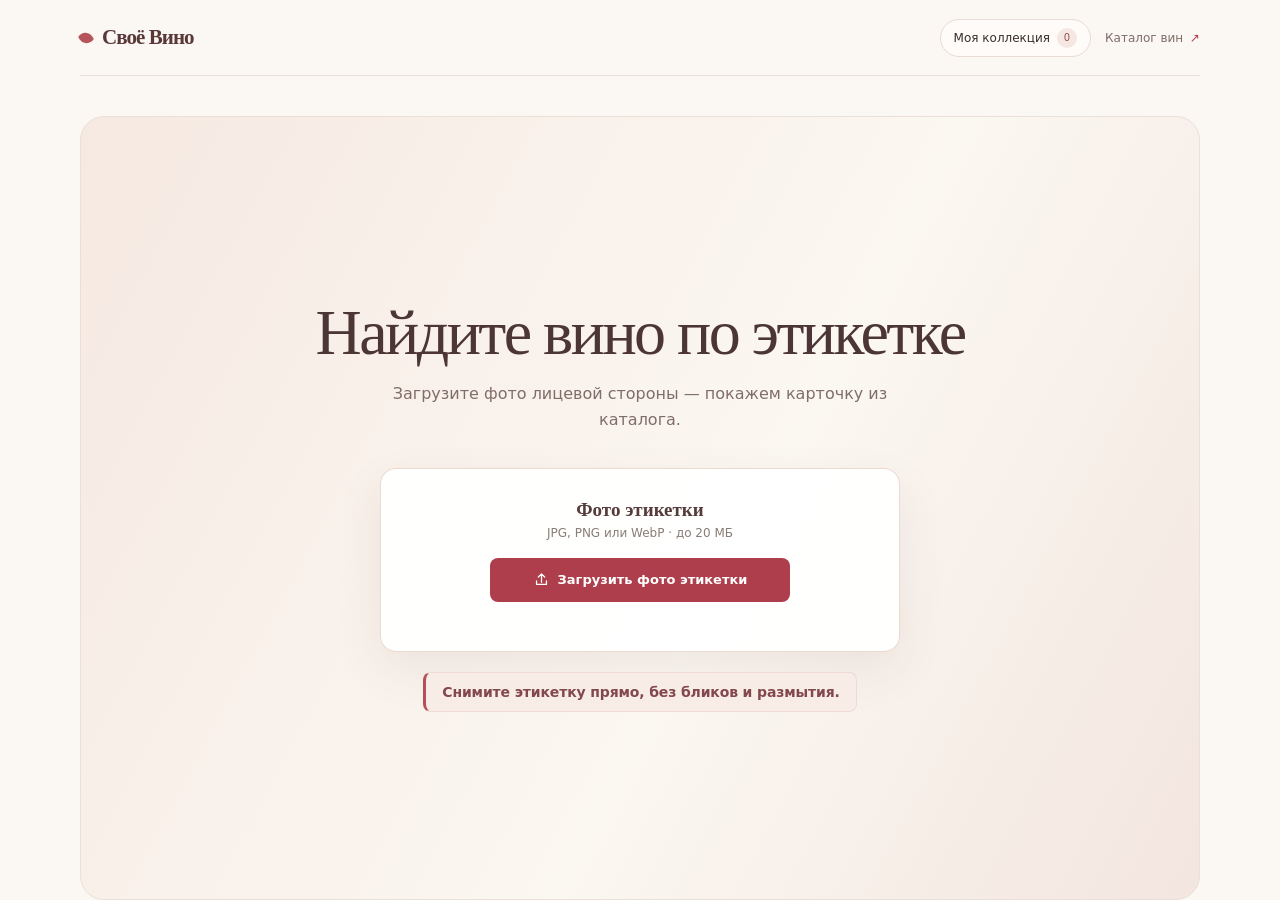
<file: web/index.html>
<!doctype html>
<html lang="ru">
  <head>
    <meta charset="utf-8" />
    <meta name="viewport" content="width=device-width, initial-scale=1" />
    <meta name="theme-color" content="#fbf7f3" />
    <title>Своё Вино — сканер этикетки</title>
    <link rel="stylesheet" href="styles.css?v=20260928-match-top-2" />
  </head>
  <body>
    <main class="app-shell">
      <header class="site-header">
        <a class="wordmark" href="#home" data-go="start" aria-label="Своё Вино — на главную">
          Своё Вино
        </a>
        <nav class="header-actions" aria-label="Основная навигация">
          <button id="collection-nav" class="collection-nav" type="button">
            Моя коллекция <span id="collection-count" class="collection-count">0</span>
          </button>
          <a class="catalog-link" href="https://vino-svoe.ru" target="_blank" rel="noreferrer">Каталог вин <span aria-hidden="true">↗</span></a>
        </nav>
      </header>
      <p id="recognition-status" class="recognition-status" role="status" aria-live="polite"></p>

      <section class="screen screen-start" data-screen="start" aria-labelledby="start-title">
        <div class="start-copy">
          <h1 id="start-title">Найдите вино по этикетке</h1>
          <p class="intro-copy">Загрузите фото лицевой стороны — покажем карточку из каталога.</p>
        </div>

        <div id="compare-queue" class="compare-queue" role="status" hidden>
          <span class="compare-queue-count">1/2</span>
          <span>Добавлено: <strong id="compare-queued-title"></strong></span>
          <button id="compare-cancel" type="button">Отменить</button>
        </div>

        <div class="capture-card">
          <p class="capture-title">Фото этикетки</p>
          <p class="capture-hint">JPG, PNG или WebP · до 20 МБ</p>
          <label class="button button-primary upload-button" for="wine-photo">
            <svg viewBox="0 0 24 24" aria-hidden="true"><path d="M12 16V4m0 0L7.5 8.5M12 4l4.5 4.5M5 14v5h14v-5"/></svg>
            Загрузить фото этикетки
          </label>
          <p class="selected-file" id="selected-file" aria-live="polite"></p>
        </div>
        <p class="photo-tips">Снимите этикетку прямо, без бликов и размытия.</p>
      </section>

      <section class="screen screen-result" data-screen="success" aria-labelledby="result-title" hidden>
        <button class="back-link" type="button" data-go="start"><span aria-hidden="true">←</span> Сканер</button>
        <h1 id="result-title">Совпадение найдено</h1>
        <article class="wine-card">
          <section class="personal-match-panel" aria-labelledby="match-title">
            <div class="personal-match-heading">
              <h2 id="match-title">Match for You</h2>
              <div id="personal-match-score-wrap" class="personal-match-score-wrap" hidden>
                <strong id="personal-match-score"></strong><span>/ 5</span>
                <div id="personal-match-stars" class="personal-match-stars" role="img"></div>
              </div>
            </div>
            <p id="personal-match-status" class="match-status" role="status" aria-live="polite">После сканирования покажем оценку именно этого вина.</p>
            <p id="personal-match-reason" class="personal-match-reason" hidden></p>
            <button id="personal-match-rate-current" class="text-button" type="button" hidden>Оценить это вино</button>
          </section>
          <div class="wine-main-content">
            <div class="wine-image-wrap">
              <img id="wine-image" alt="Этикетка найденного вина" />
            </div>
            <div class="wine-copy">
              <span class="wine-type" id="wine-category"></span>
              <h2 id="wine-title"></h2>
              <p class="wine-maker" id="wine-maker"></p>
              <div class="wine-details">
                <div><span>Регион</span><strong id="wine-region"></strong></div>
                <div><span>Сорт</span><strong id="wine-grape"></strong></div>
              </div>
              <section class="official-wine-details" aria-labelledby="wine-official-title">
                <h3 id="wine-official-title">С официальной карточки «Своё Вино»</h3>
                <div id="wine-official-attributes" class="official-attributes"></div>
                <p id="wine-official-status" class="official-data-status" role="status" aria-live="polite">Загружаем характеристики с сайта…</p>
              </section>
              <a id="wine-link" class="text-link" target="_blank" rel="noreferrer">Открыть карточку вина <span aria-hidden="true">↗</span></a>
              <div class="result-actions">
                <button id="collection-action" class="button button-primary" type="button">Добавить в коллекцию</button>
                <button id="compare-action" class="button button-secondary" type="button">Добавить к сравнению</button>
              </div>
            </div>
          </div>
        </article>
      </section>

      <section class="screen screen-compare" data-screen="compare" aria-labelledby="compare-title" hidden>
        <p class="screen-label">Сравнение двух бутылок</p>
        <h1 id="compare-title">Сравнение вин</h1>
        <div id="compare-cards" class="compare-grid"></div>
        <button id="compare-reset" class="button button-primary" type="button">Новое сравнение</button>
      </section>

      <section class="screen screen-collection" data-screen="collection" aria-labelledby="collection-page-title" hidden>
        <button class="back-link" type="button" data-go="start"><span aria-hidden="true">←</span> Сканер</button>
        <h1 id="collection-page-title">Моя коллекция</h1>
        <p class="collection-intro">Сохранённые вина и ваши оценки. Список хранится в этом браузере.</p>
        <p id="collection-page-status" class="collection-feedback" role="status" aria-live="polite"></p>
        <p id="collection-empty" class="collection-empty" hidden>Пока здесь пусто. Найдите вино по этикетке и добавьте его в коллекцию.</p>
        <div id="collection-search-wrap" class="collection-search-wrap" hidden>
          <label for="collection-search">Поиск по коллекции</label>
          <input id="collection-search" type="search" placeholder="Название, производитель, регион…" autocomplete="off" />
          <p id="collection-search-status" class="collection-search-status" role="status" aria-live="polite"></p>
        </div>
        <div id="collection-board" class="collection-board" hidden>
          <section id="collection-want-group" class="collection-group" aria-labelledby="collection-want-title">
            <h2 id="collection-want-title">Хочу попробовать <span id="collection-want-count"></span></h2>
            <p id="collection-want-empty" class="collection-column-empty" hidden>Пока нет вин в этом списке.</p>
            <div id="collection-want-list" class="collection-grid"></div>
          </section>
          <section id="collection-tried-group" class="collection-group" aria-labelledby="collection-tried-title">
            <h2 id="collection-tried-title">Уже попробовал <span id="collection-tried-count"></span></h2>
            <p id="collection-tried-empty" class="collection-column-empty" hidden>Пока нет вин в этом списке.</p>
            <div id="collection-tried-list" class="collection-grid"></div>
          </section>
        </div>
      </section>

      <section class="screen screen-retry" data-screen="retry" aria-labelledby="retry-title" hidden>
        <button class="back-link" type="button" data-go="start"><span aria-hidden="true">←</span> Сканер</button>
        <p class="screen-label">Нужно переснять</p>
        <h1 id="retry-title">Не удалось подтвердить вино</h1>
        <p class="intro-copy" id="retry-summary">Сделайте новое фото этикетки.</p>

        <div class="retry-advice" aria-live="polite">
          <h2 id="retry-advice-title">Уберите блик с этикетки</h2>
          <p id="retry-advice-copy">Немного измените угол съёмки или поверните бутылку, чтобы свет не отражался от этикетки.</p>
          <div class="advice-steps" id="retry-steps"></div>
        </div>

        <div class="retry-photo" id="retry-photo-wrap" hidden>
          <img id="query-preview" alt="Выбранное фото этикетки" />
          <span>Ваше фото</span>
        </div>
        <label class="button button-primary full-button" for="wine-photo">Загрузить другое фото</label>
      </section>

      <section class="screen screen-notfound" data-screen="notfound" aria-labelledby="notfound-title" hidden>
        <button class="back-link" type="button" data-go="start"><span aria-hidden="true">←</span> Сканер</button>
        <p class="screen-label">Поиск завершён</p>
        <h1 id="notfound-title">Точного совпадения нет</h1>
        <p class="intro-copy" id="notfound-copy">Не удалось подтвердить точное совпадение. Возможно, вина пока нет в каталоге или на фото не видна важная часть этикетки.</p>
        <label class="button button-primary full-button" for="wine-photo">Загрузить другое фото</label>
      </section>

      <dialog id="collection-dialog" class="collection-dialog" aria-labelledby="collection-dialog-title">
        <div class="collection-dialog-header">
          <div>
            <p class="screen-label">Моя коллекция</p>
            <h2 id="collection-dialog-title">Добавить в коллекцию</h2>
          </div>
          <button id="collection-close" class="dialog-close" type="button" aria-label="Закрыть окно">×</button>
        </div>
        <p id="collection-dialog-wine" class="collection-dialog-wine"></p>
        <label class="collection-field" for="collection-status">Отметка
          <select id="collection-status">
            <option value="want_to_try">Хочу попробовать</option>
            <option value="tried">Уже пробовал(а)</option>
          </select>
        </label>
        <div id="collection-rating-field" class="collection-field" hidden>
          <span>Ваша оценка</span>
          <div id="collection-rating-picker" class="rating-picker" role="radiogroup" aria-label="Ваша оценка от 1 до 5">
            <button type="button" data-rating="1" aria-label="1 из 5" aria-pressed="false">★</button>
            <button type="button" data-rating="2" aria-label="2 из 5" aria-pressed="false">★</button>
            <button type="button" data-rating="3" aria-label="3 из 5" aria-pressed="false">★</button>
            <button type="button" data-rating="4" aria-label="4 из 5" aria-pressed="false">★</button>
            <button type="button" data-rating="5" aria-label="5 из 5" aria-pressed="false">★</button>
          </div>
          <small id="collection-rating-hint">Выберите оценку от 1 до 5.</small>
        </div>
        <p id="collection-feedback" class="collection-feedback" role="status" aria-live="polite"></p>
        <div class="collection-dialog-actions">
          <button id="collection-cancel" class="button button-secondary" type="button">Отмена</button>
          <button id="collection-save" class="button button-primary" type="button">Сохранить</button>
        </div>
      </dialog>

    </main>
    <input id="wine-photo" class="visually-hidden photo-input" type="file" accept=".jpg,.jpeg,.png,.webp,image/jpeg,image/png,image/webp" aria-label="Выберите файл с фотографией винной этикетки" />
    <script src="app.js?v=20260928-match-top-2"></script>
  </body>
</html>
</file>
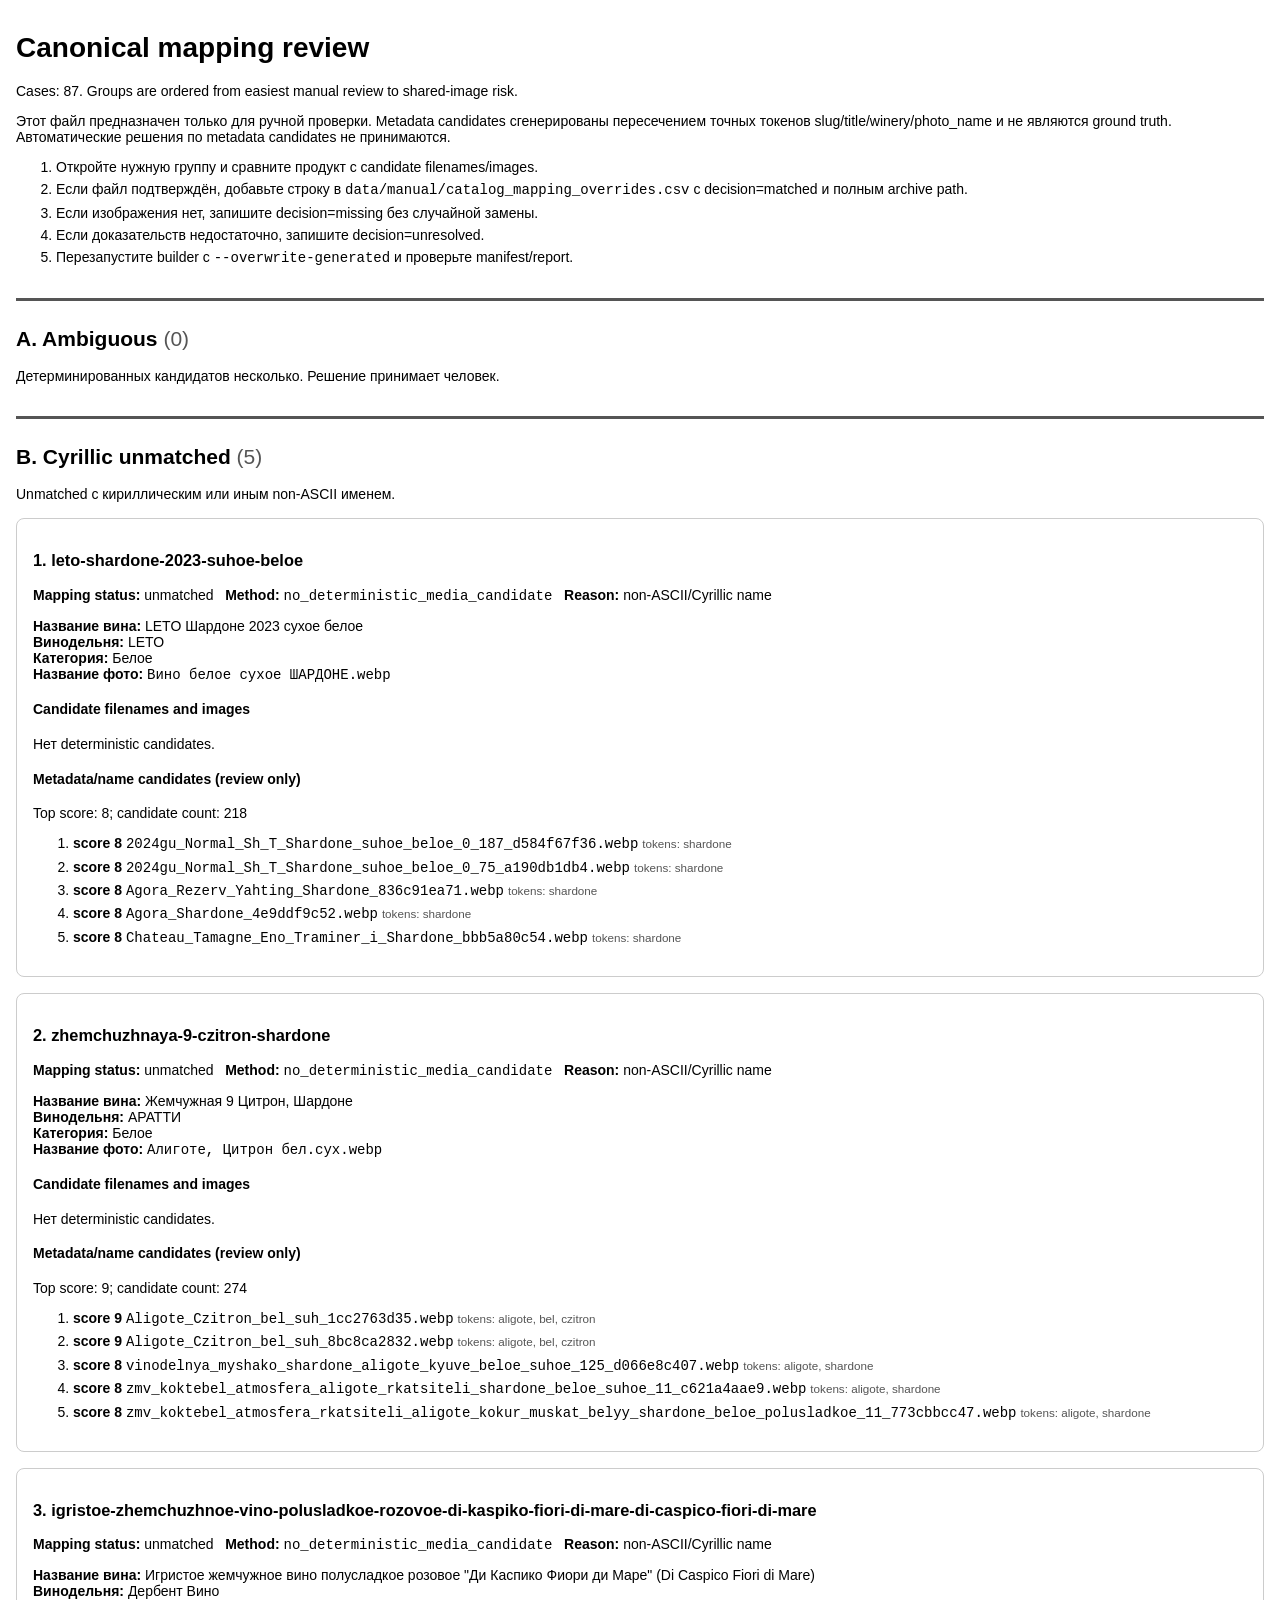
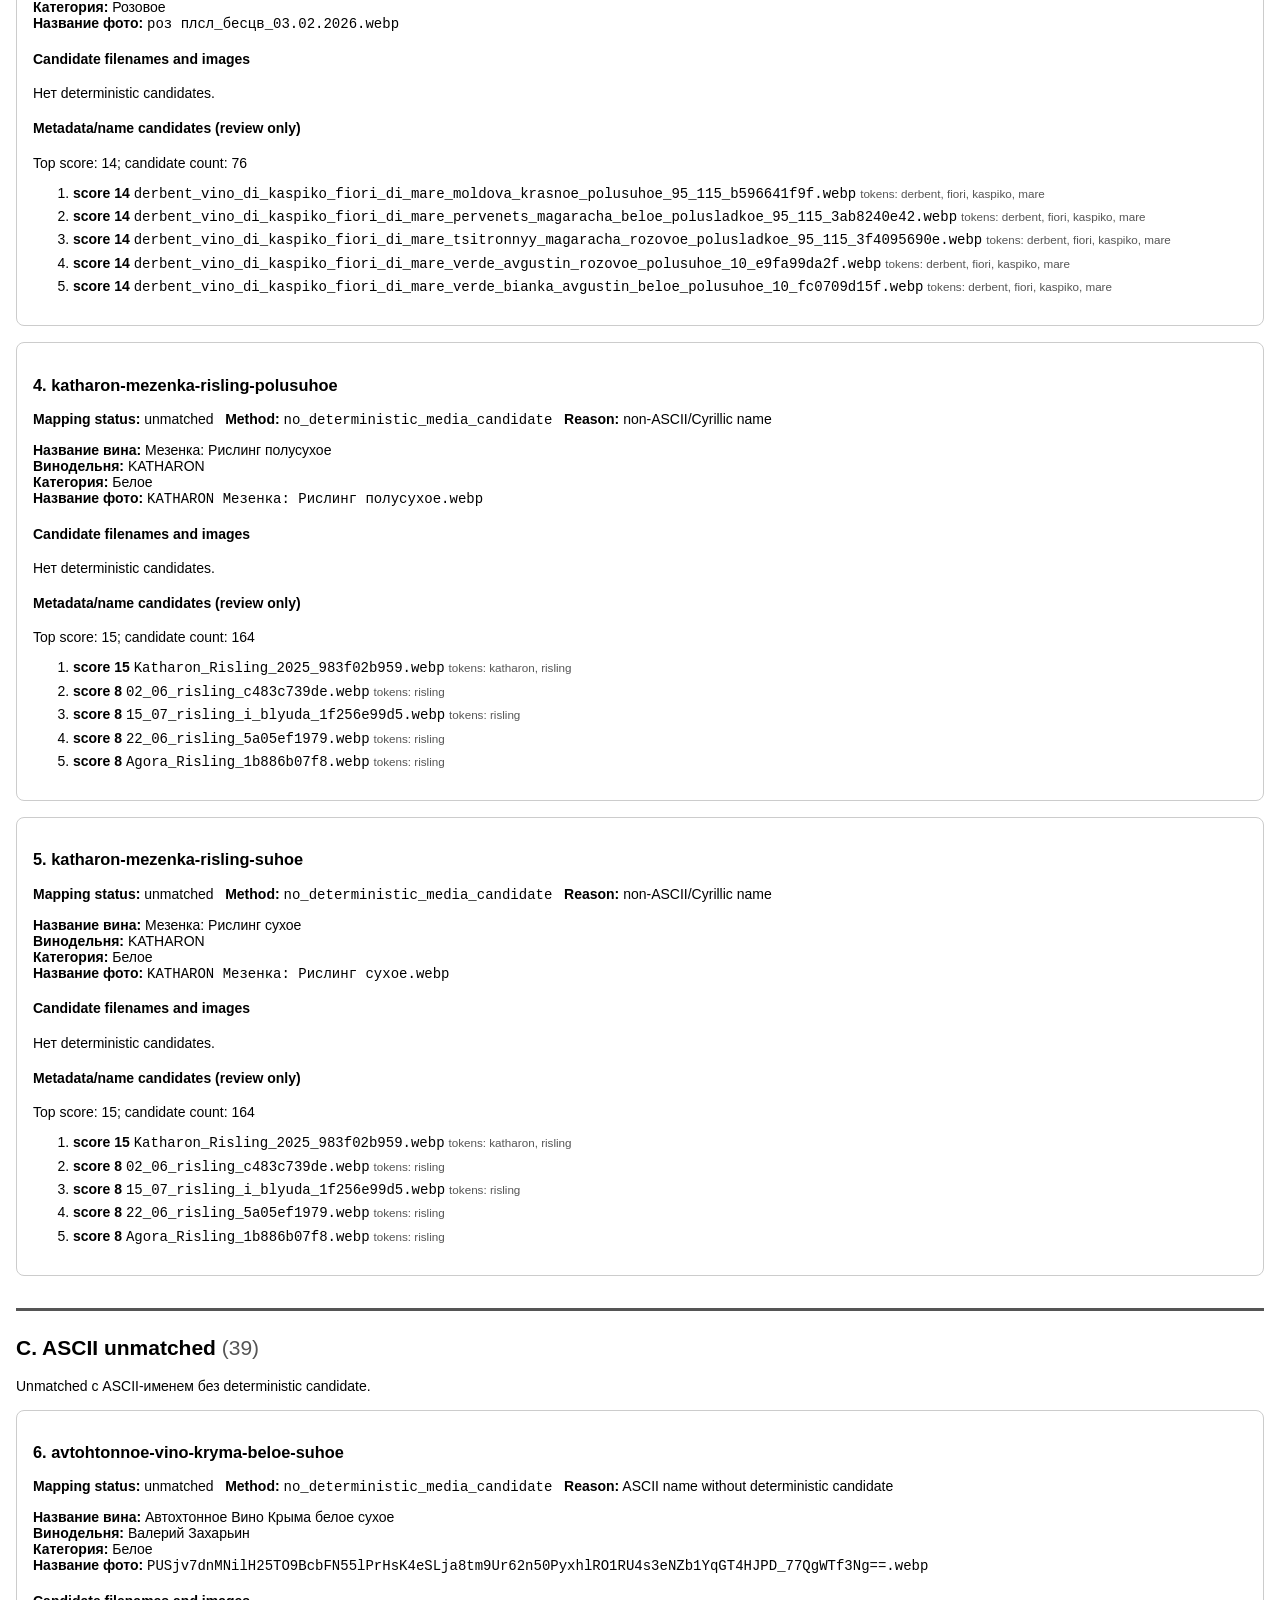
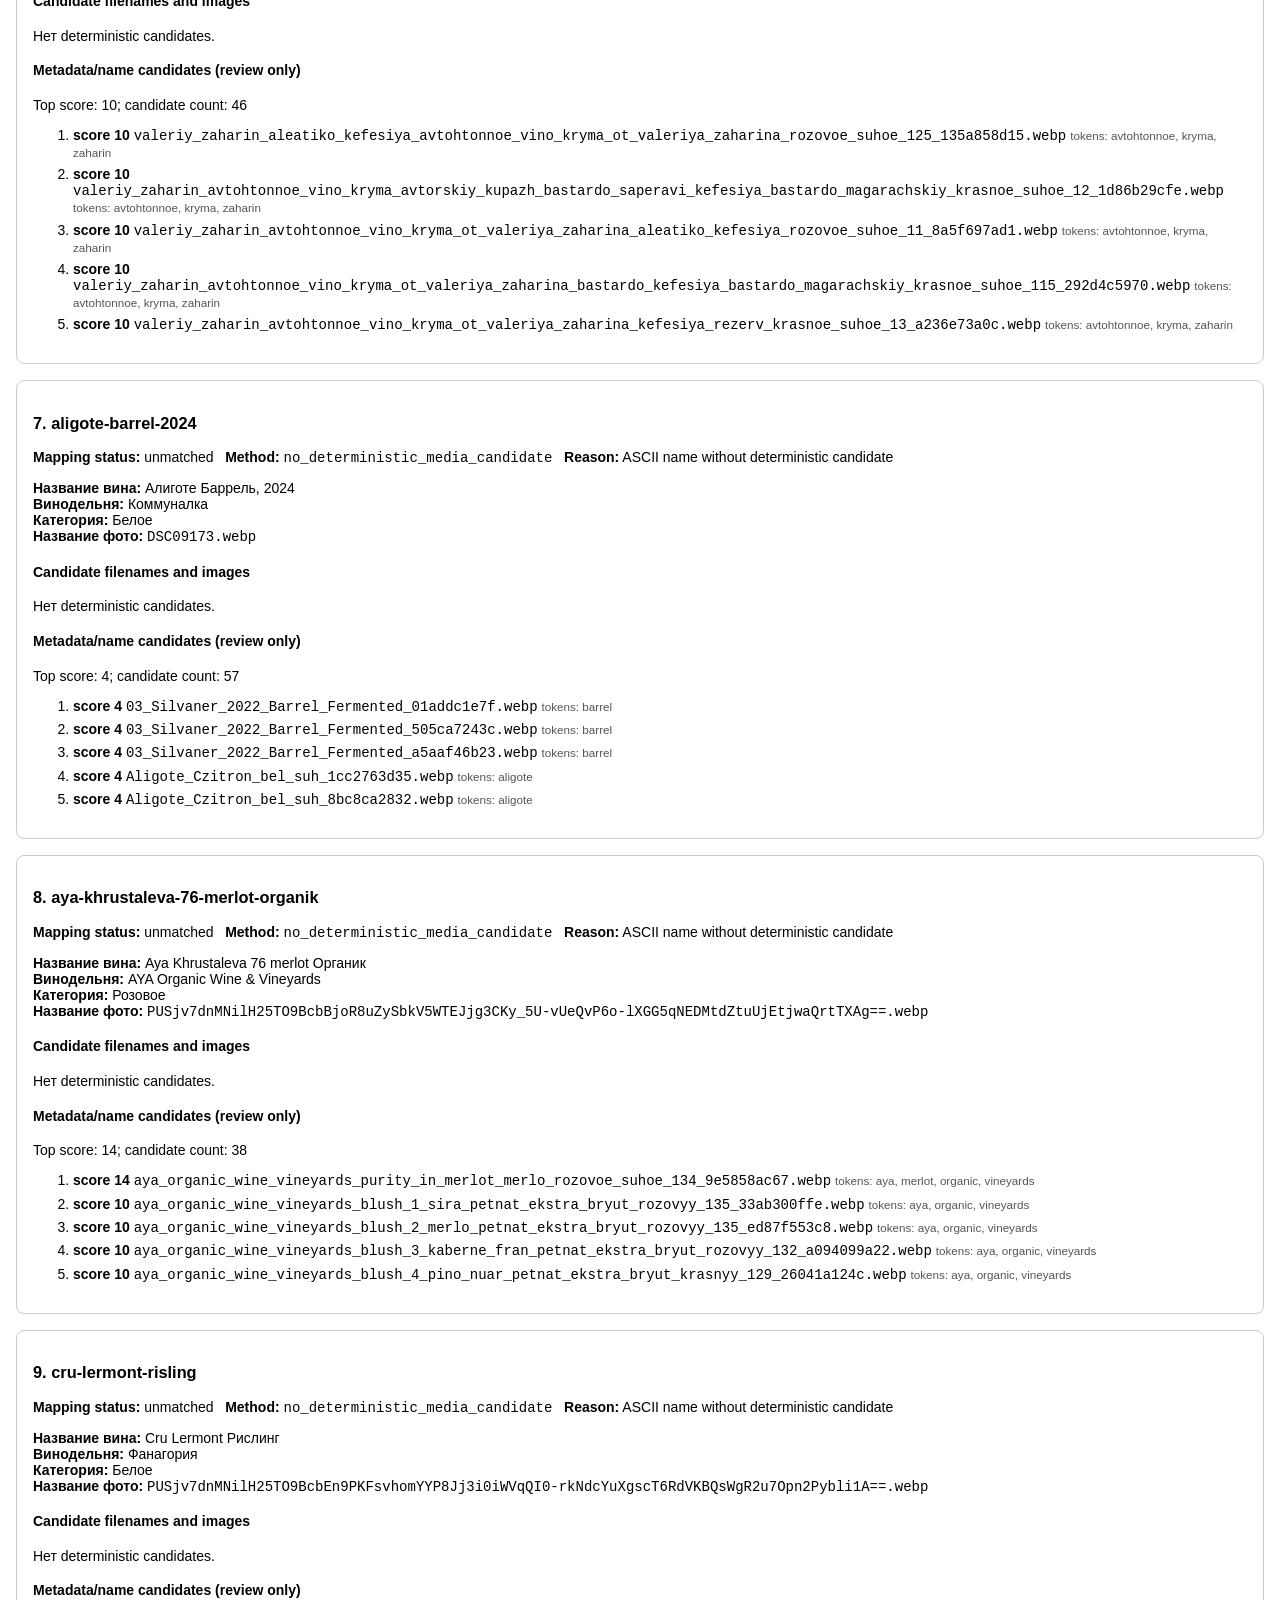
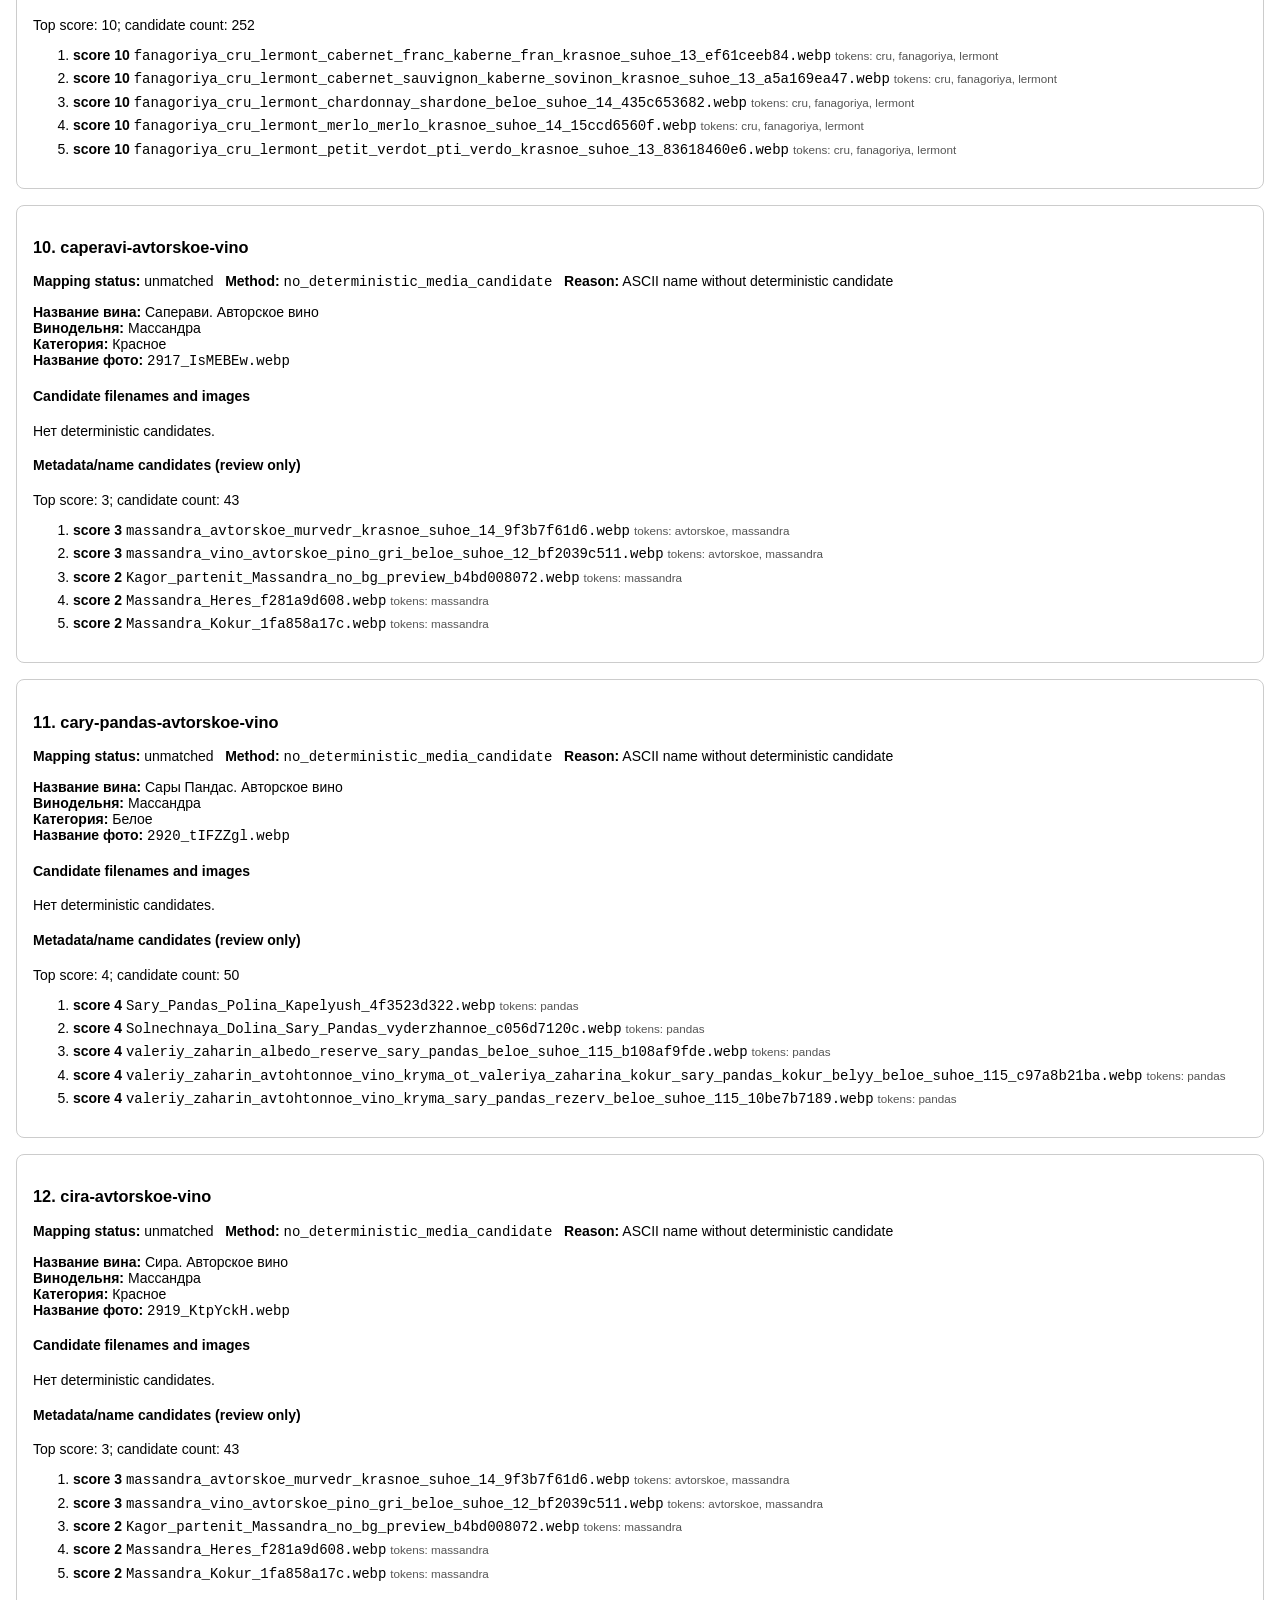
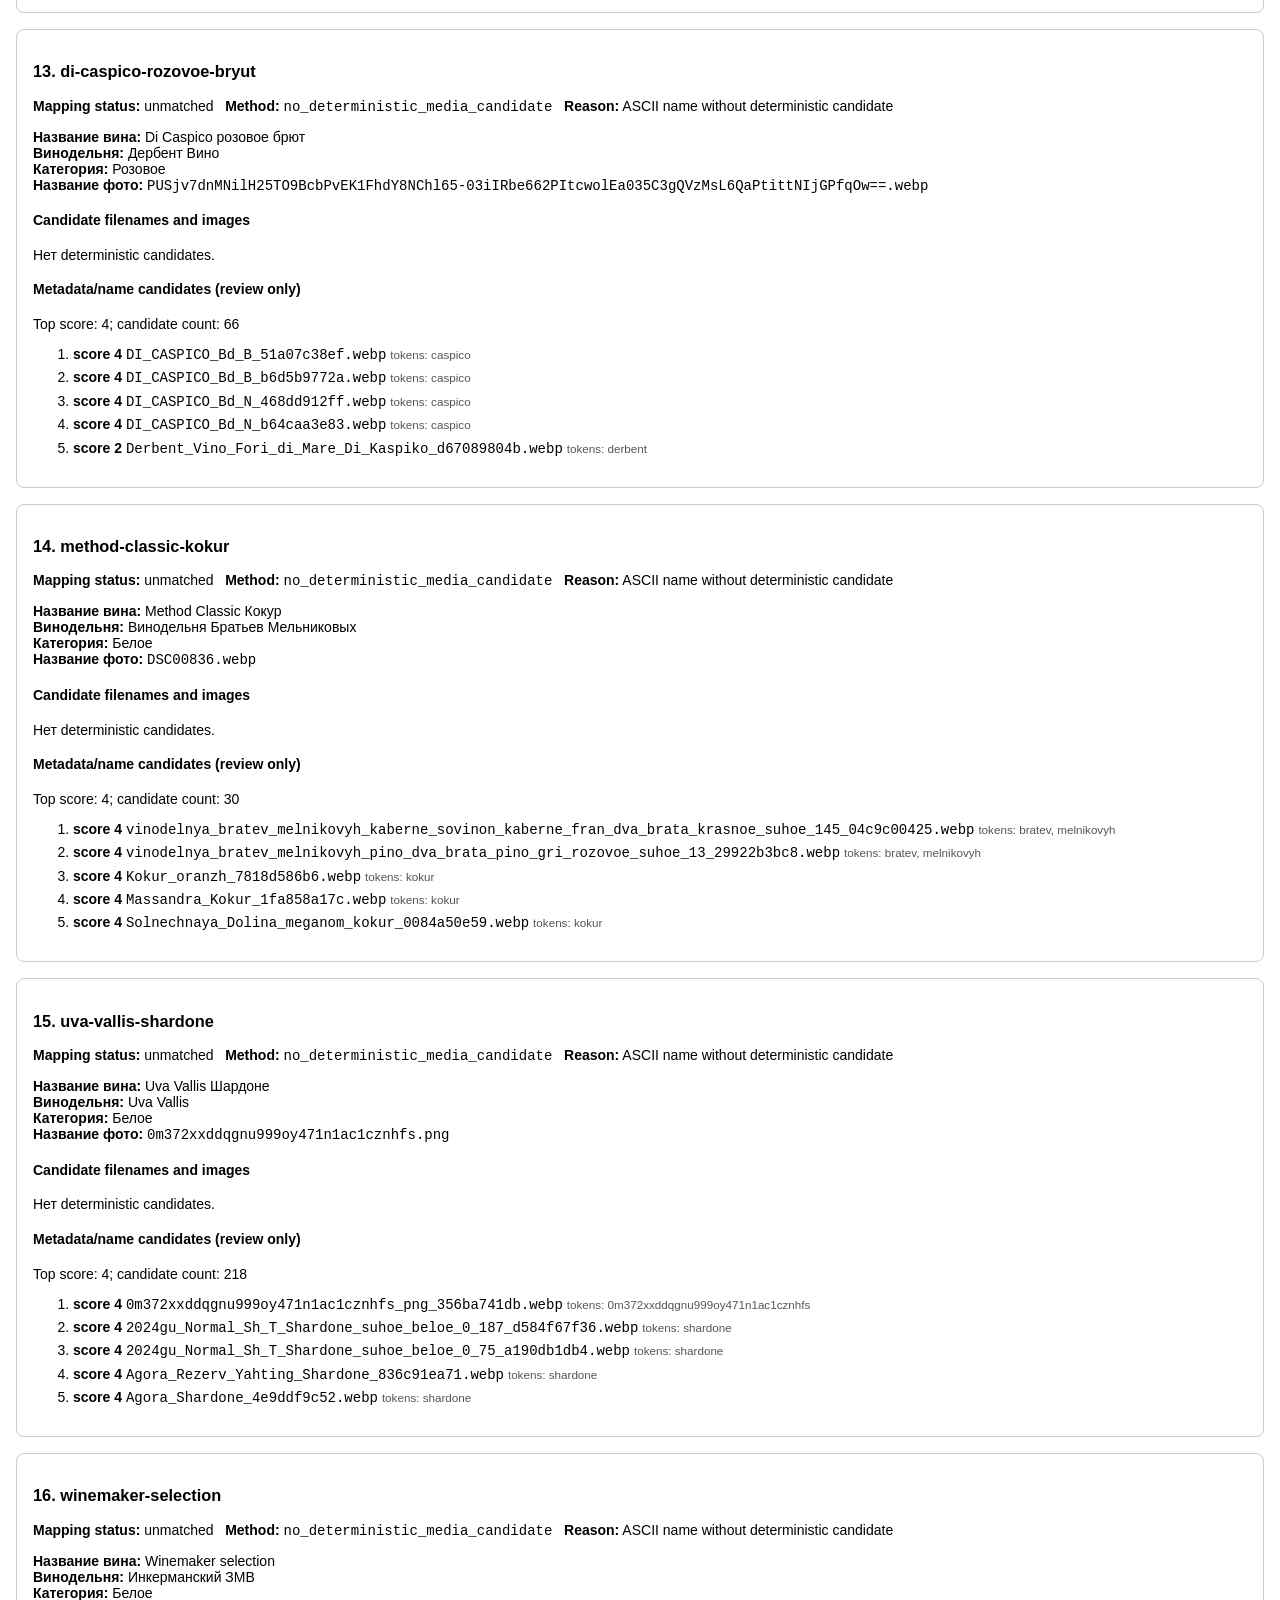
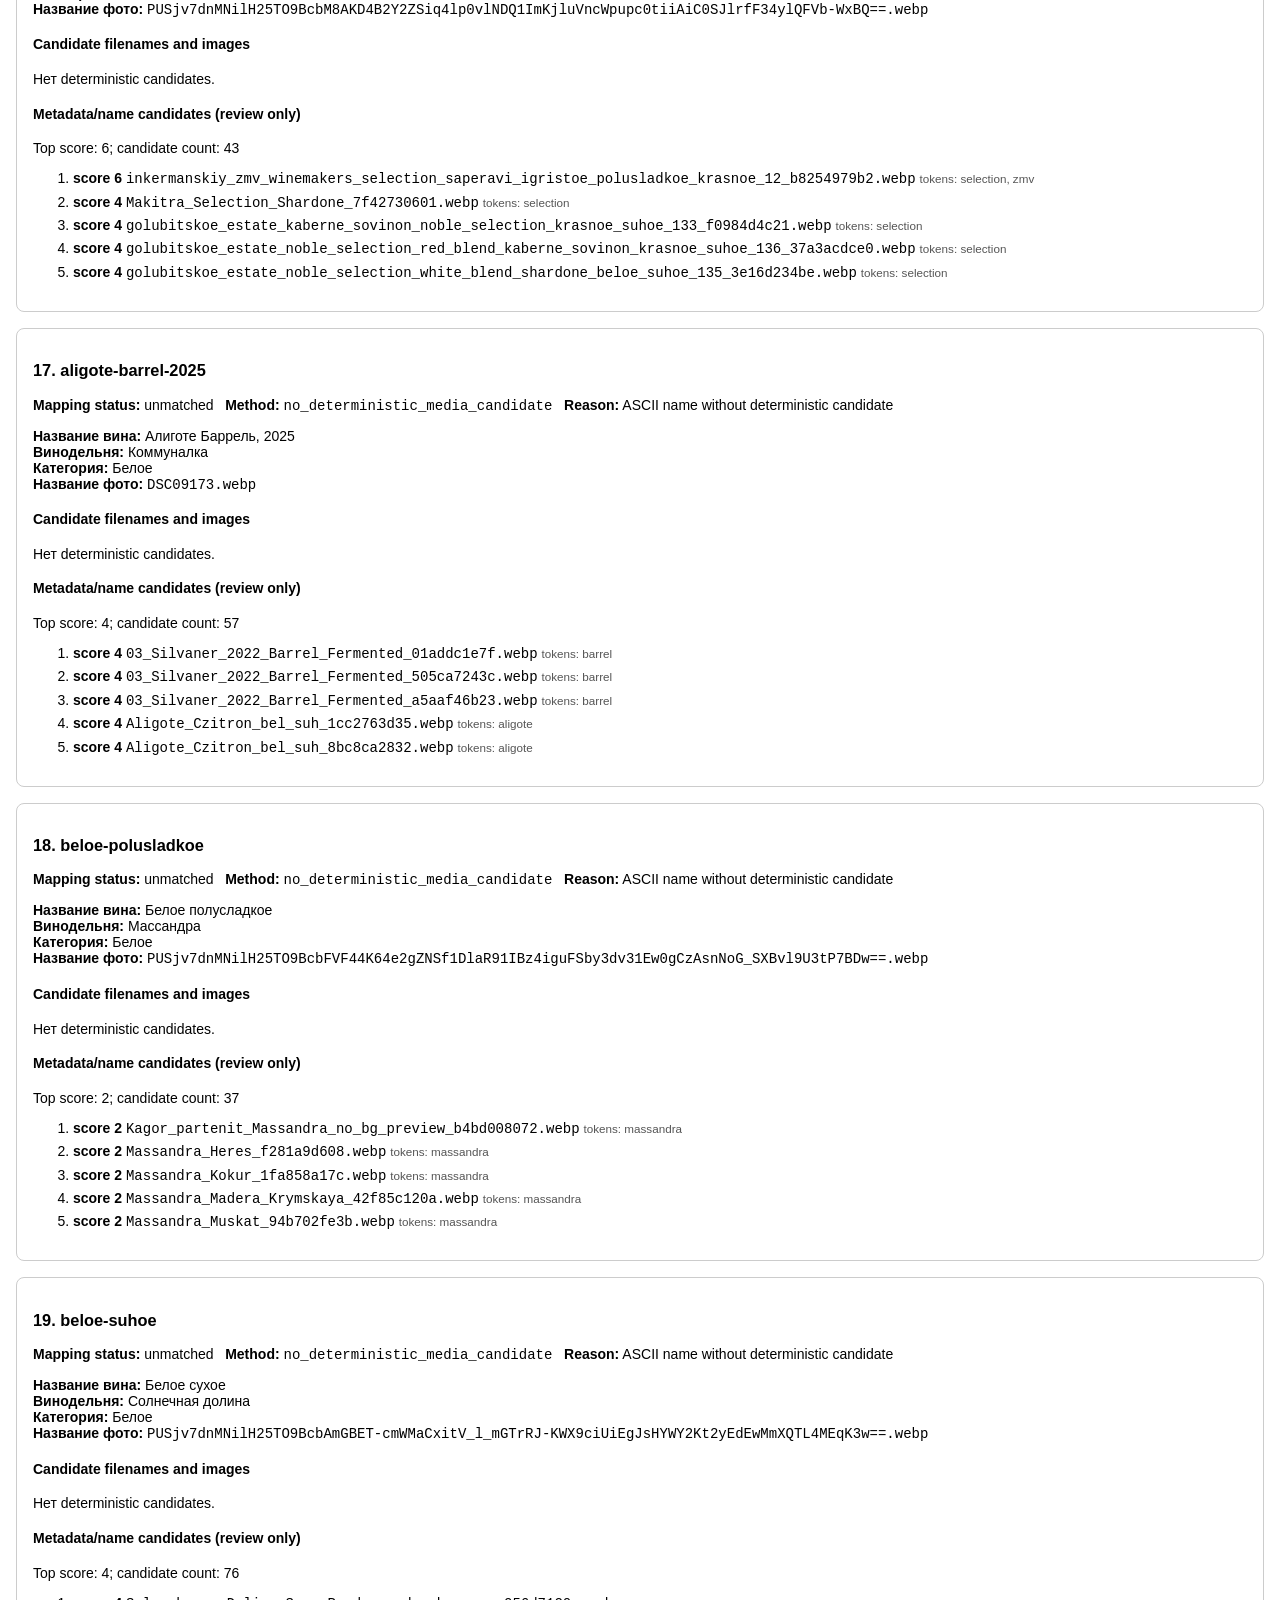
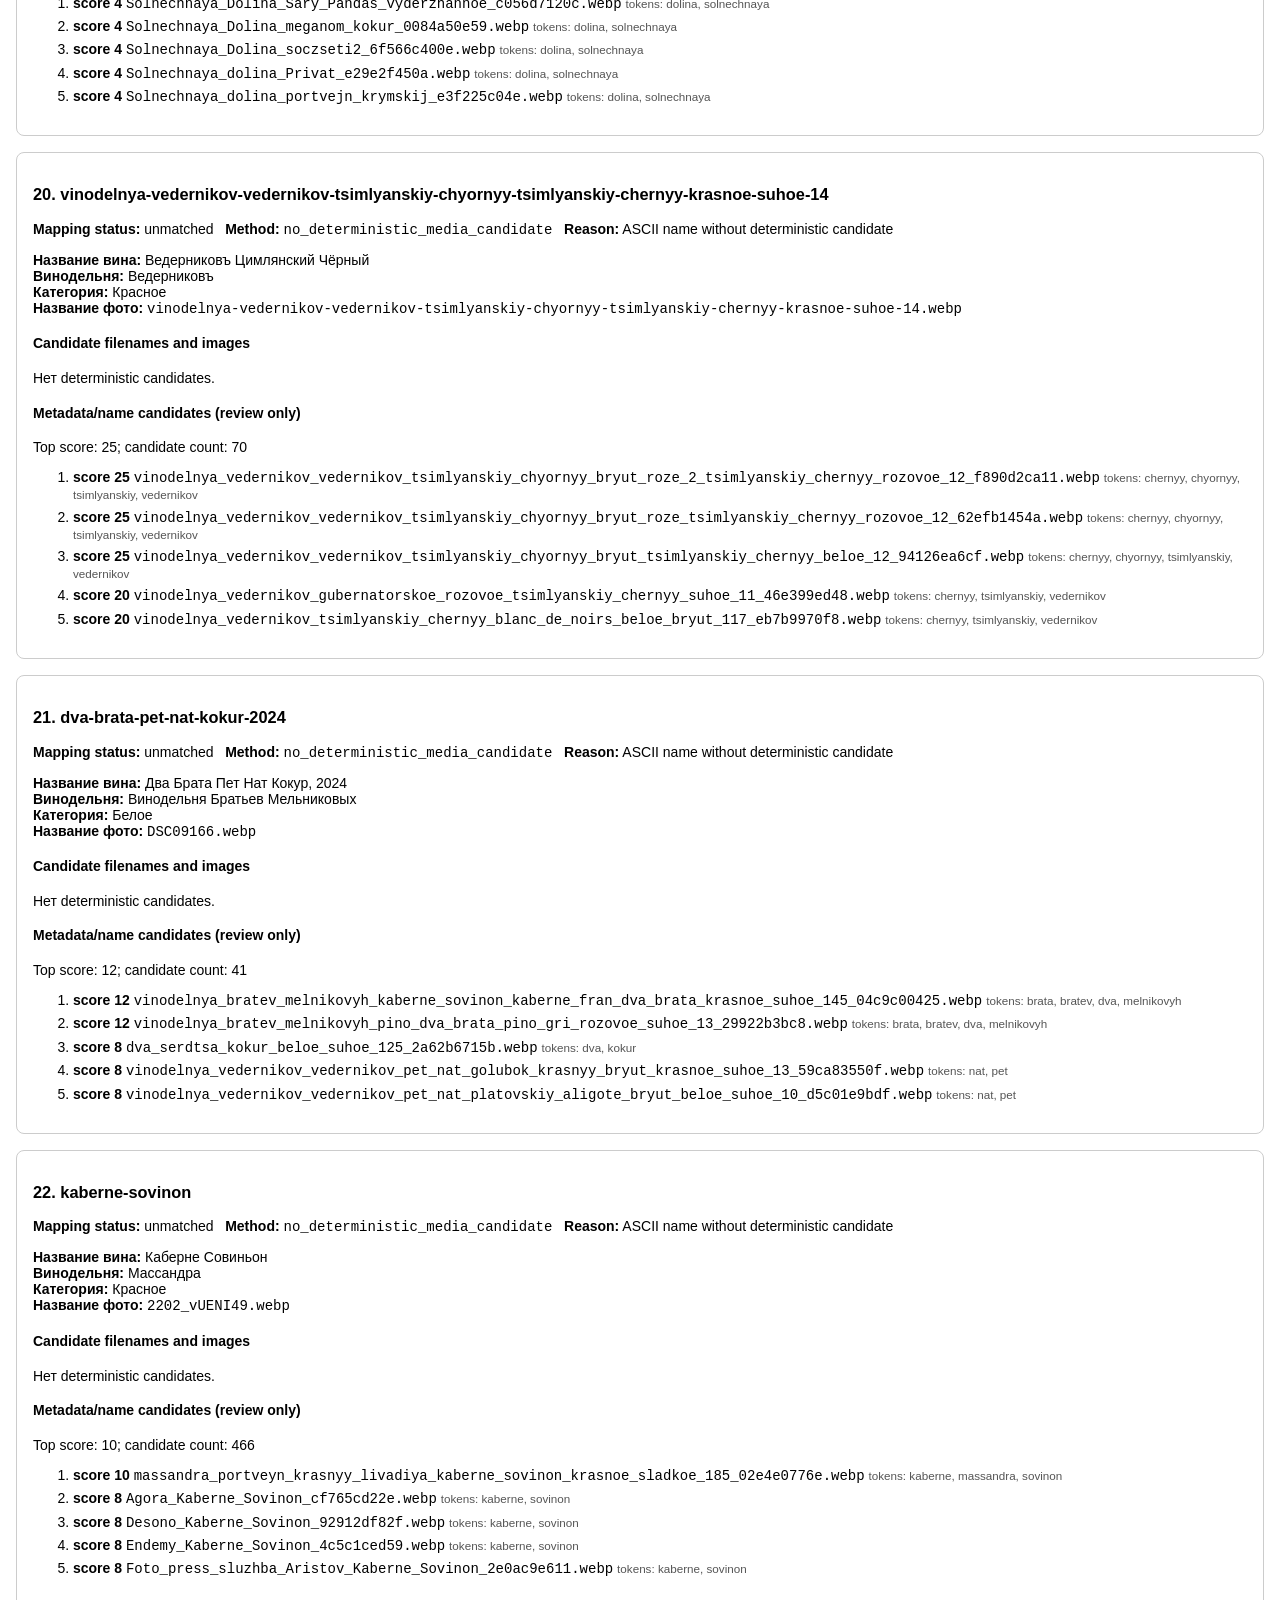
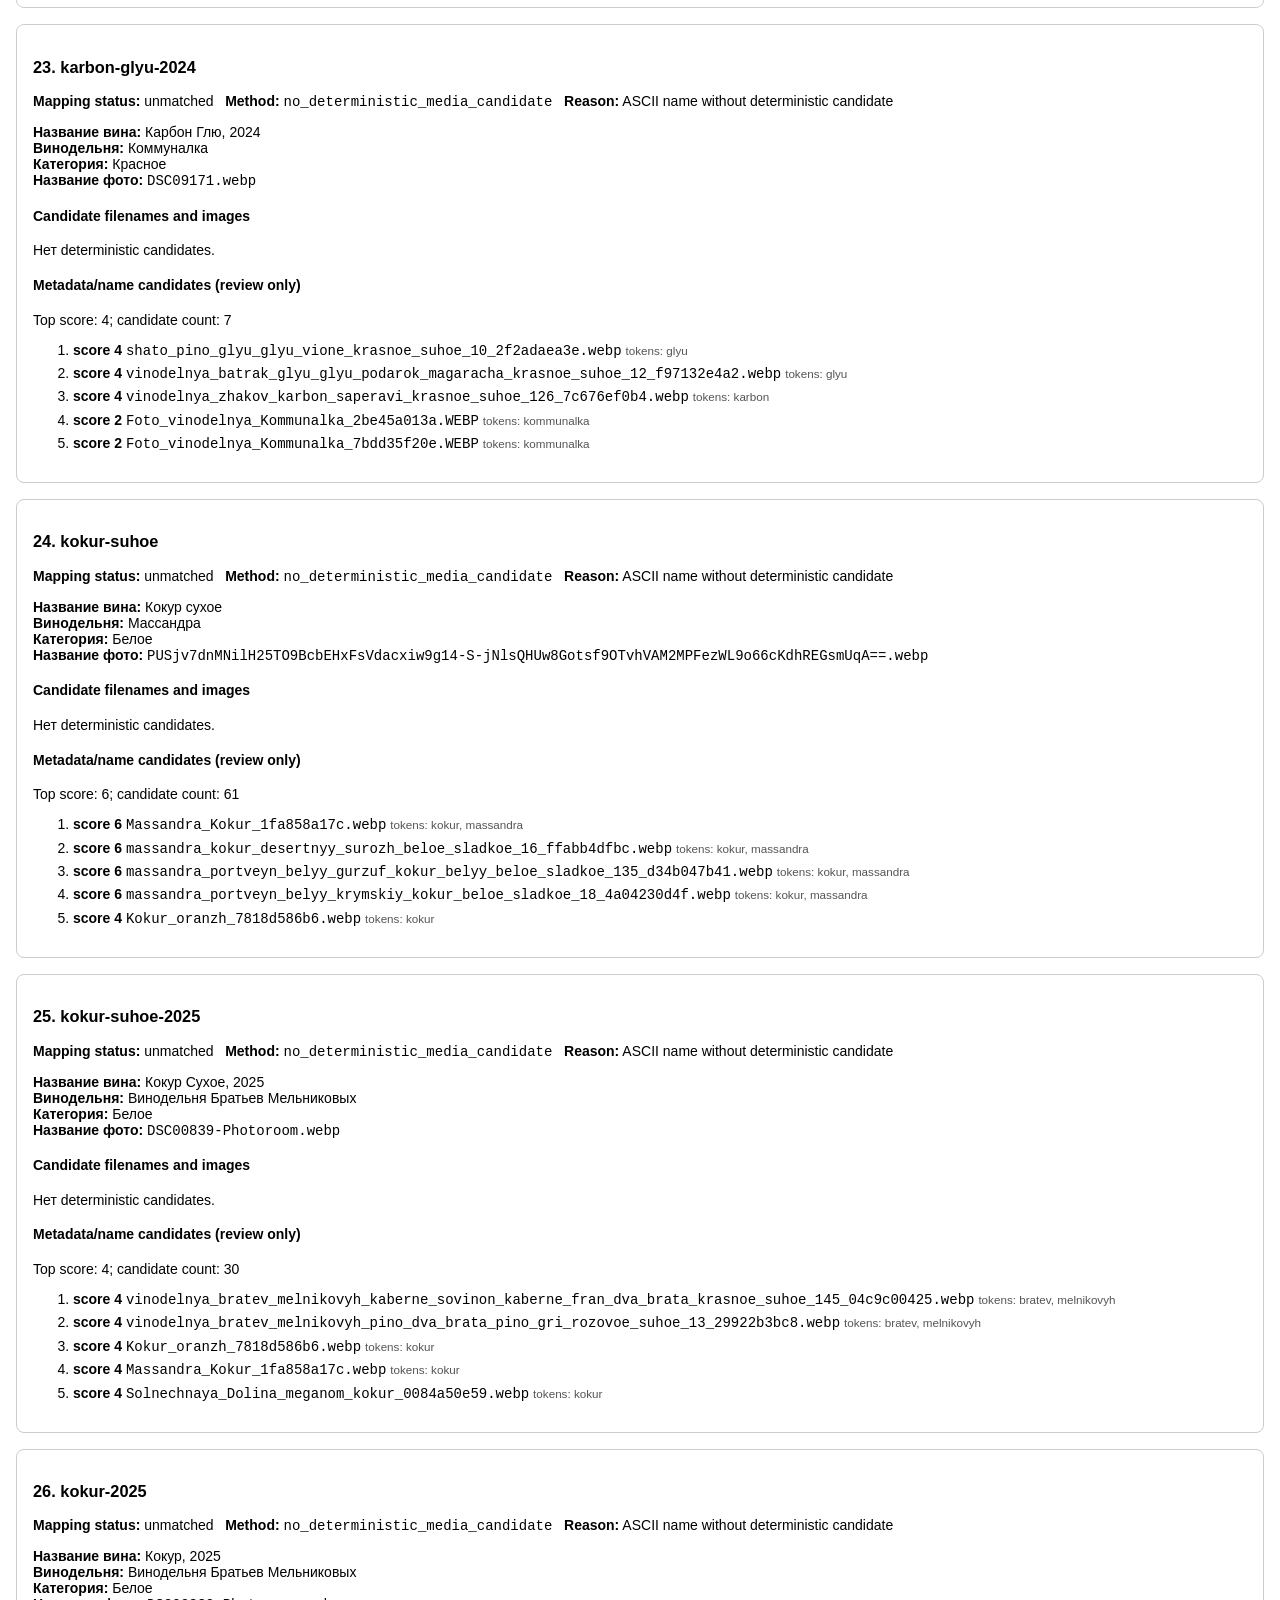
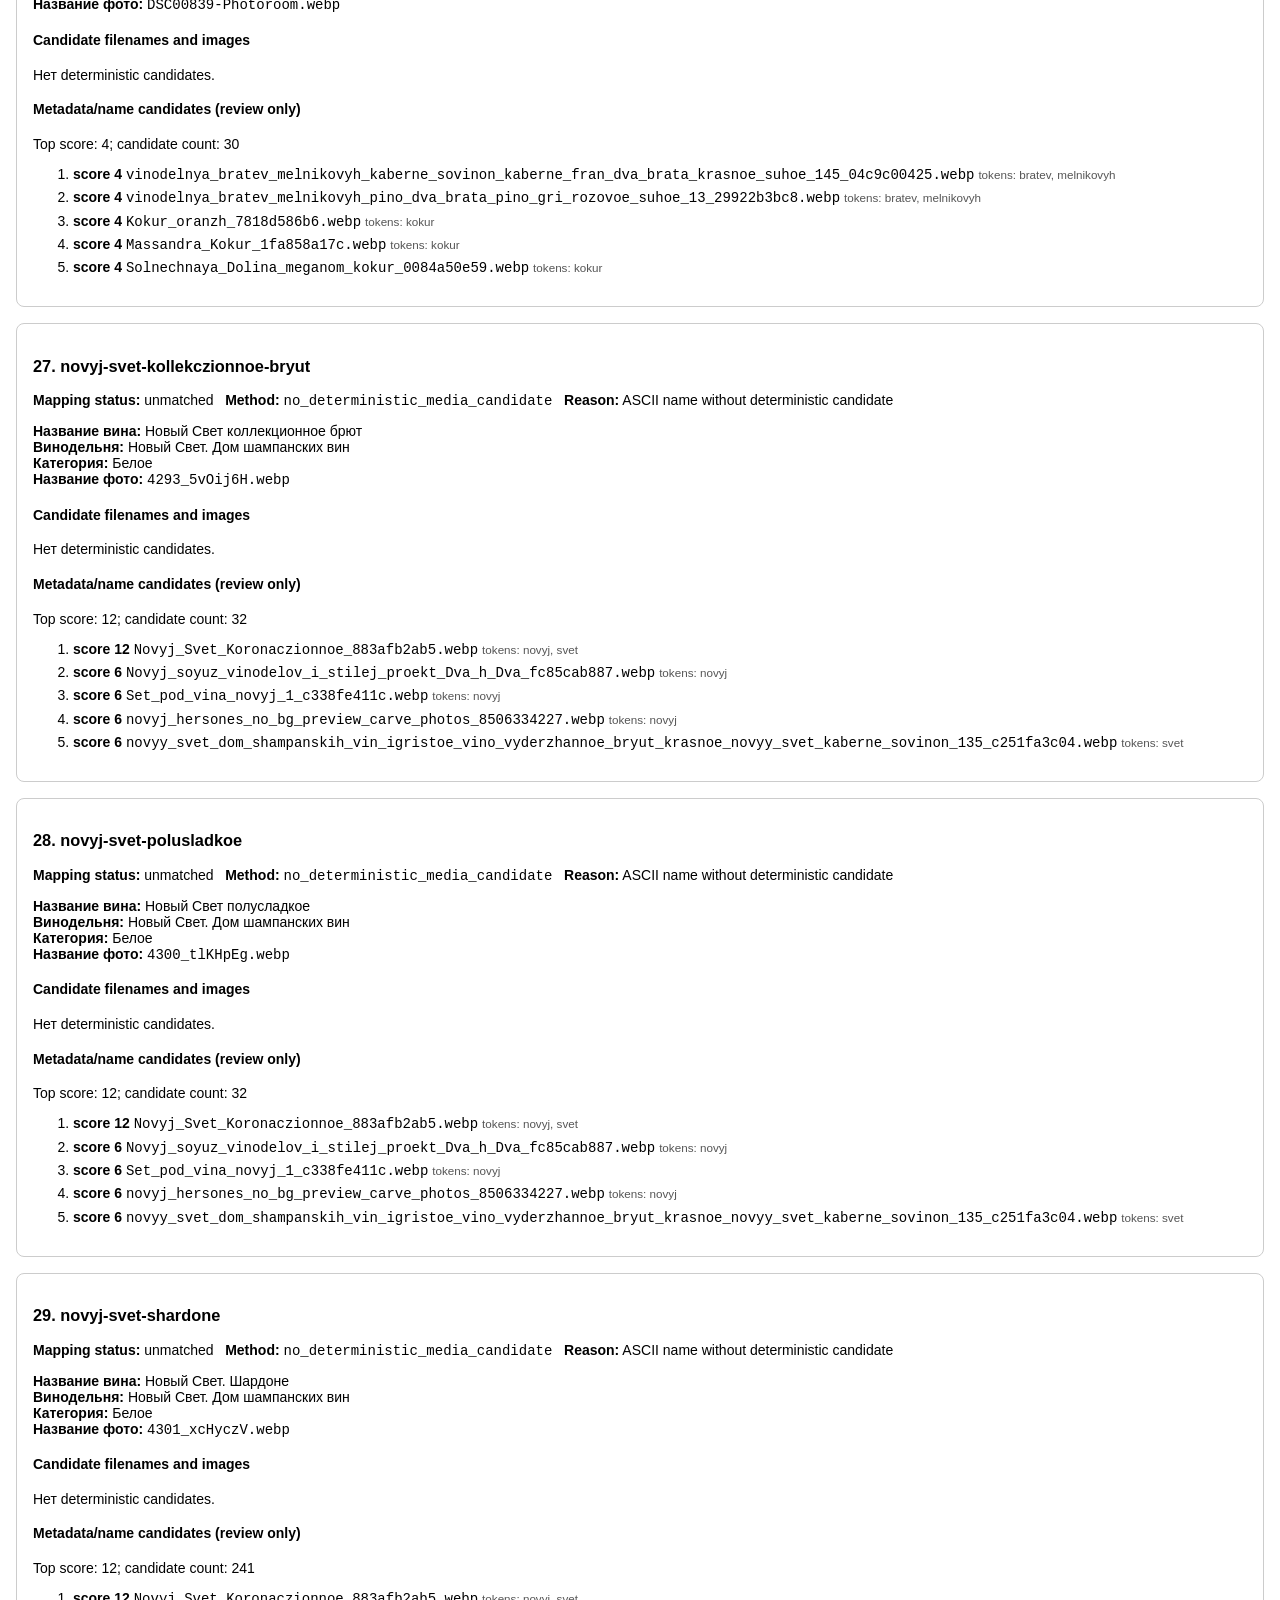
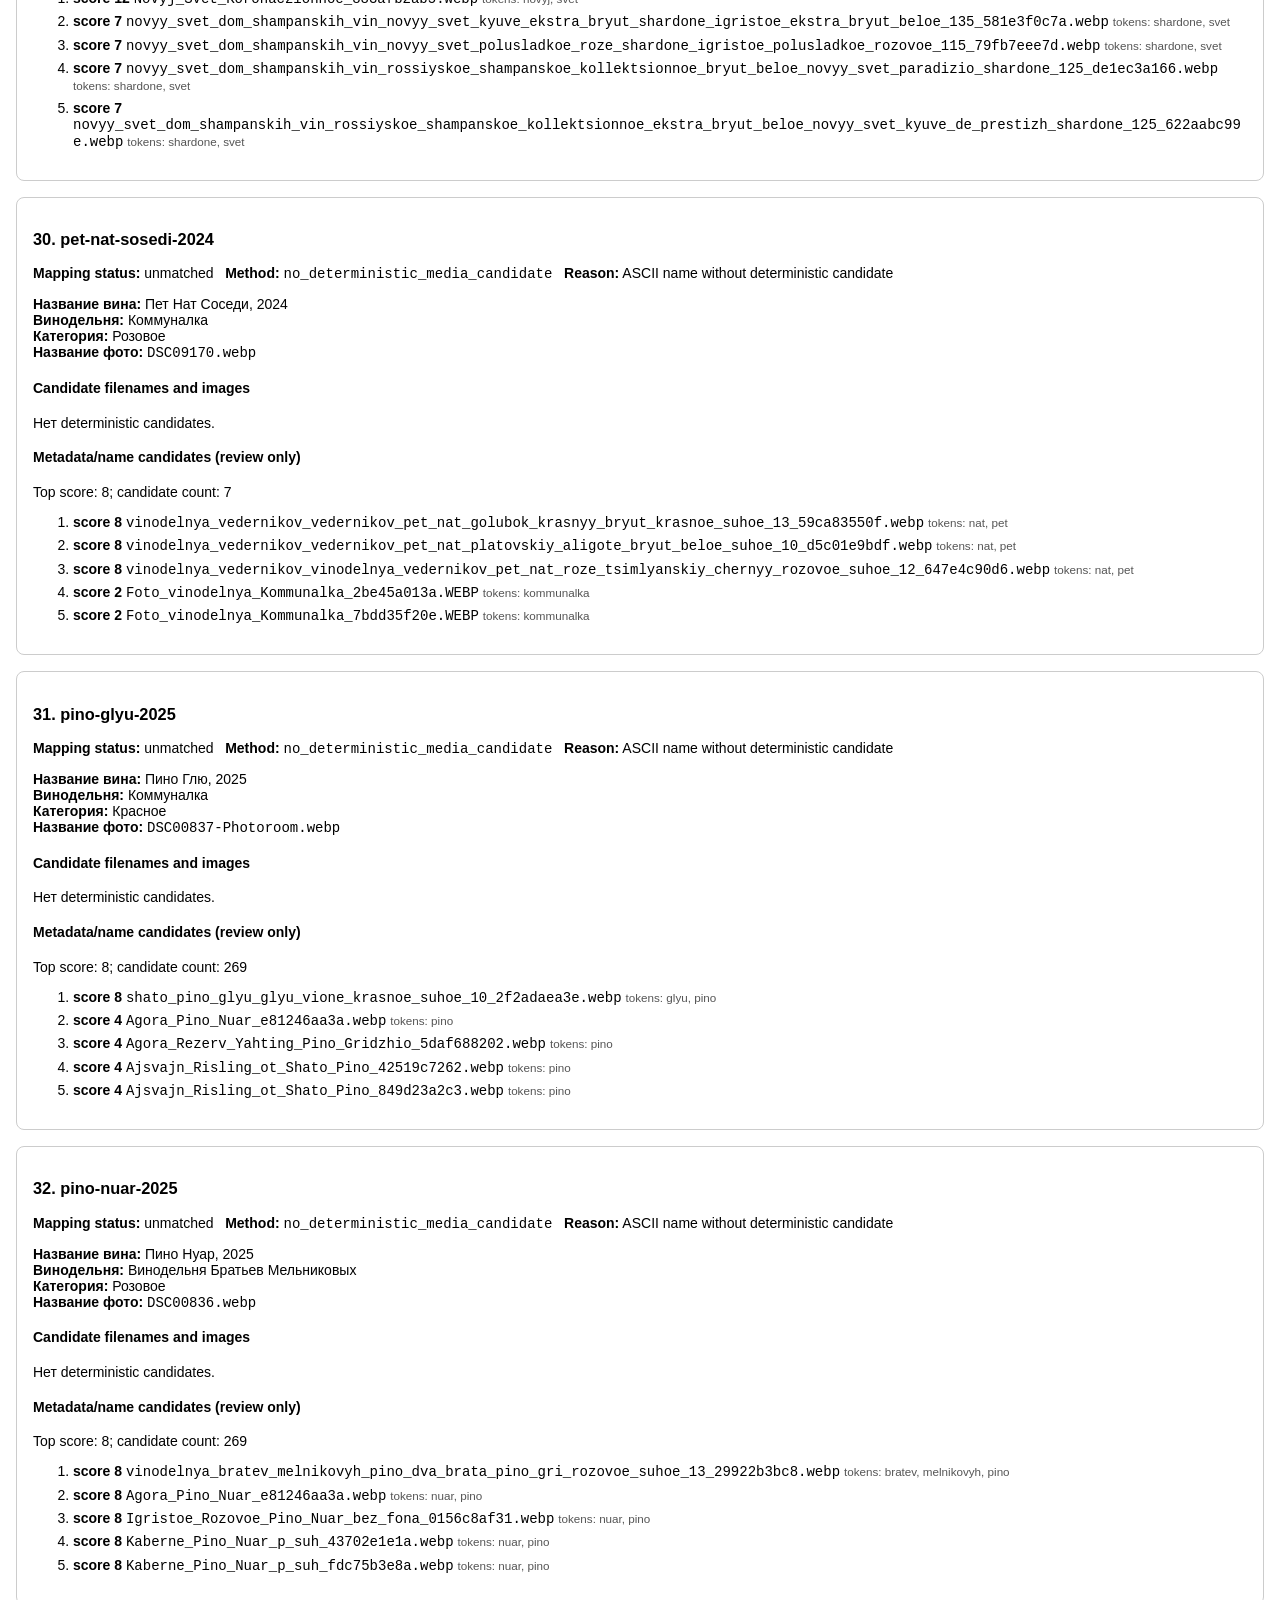
<file: reports/mapping_review.html>
<!doctype html><html lang="ru"><head><meta charset="utf-8"><title>Mapping review</title><style>body{font:14px sans-serif;max-width:1500px;margin:2rem auto;padding:0 1rem}.review-group{border-top:3px solid #555;margin:2rem 0;padding-top:.5rem}.case{border:1px solid #ccc;border-radius:8px;padding:1rem;margin:1rem 0}.count{font-weight:normal;color:#555}.candidate-grid{display:flex;flex-wrap:wrap;gap:1rem;align-items:flex-start}.candidate{width:220px;border:1px solid #ddd;border-radius:6px;padding:.6rem;display:flex;flex-direction:column;gap:.35rem}img{max-width:200px;max-height:260px;object-fit:contain;margin:.25rem auto}code{overflow-wrap:anywhere}li{margin:.4rem 0}small{color:#555;overflow-wrap:anywhere}</style></head><body><h1>Canonical mapping review</h1><p>Cases: 87. Groups are ordered from easiest manual review to shared-image risk.</p><p>Этот файл предназначен только для ручной проверки. Metadata candidates сгенерированы пересечением точных токенов slug/title/winery/photo_name и не являются ground truth. Автоматические решения по metadata candidates не принимаются.</p><ol><li>Откройте нужную группу и сравните продукт с candidate filenames/images.</li><li>Если файл подтверждён, добавьте строку в <code>data/manual/catalog_mapping_overrides.csv</code> с decision=matched и полным archive path.</li><li>Если изображения нет, запишите decision=missing без случайной замены.</li><li>Если доказательств недостаточно, запишите decision=unresolved.</li><li>Перезапустите builder с <code>--overwrite-generated</code> и проверьте manifest/report.</li></ol><section class="review-group" id="group-a"><h2>A. Ambiguous <span class="count">(0)</span></h2><p>Детерминированных кандидатов несколько. Решение принимает человек.</p></section><section class="review-group" id="group-b"><h2>B. Cyrillic unmatched <span class="count">(5)</span></h2><p>Unmatched с кириллическим или иным non-ASCII именем.</p><article class="case"><h3>1. leto-shardone-2023-suhoe-beloe</h3><p><b>Mapping status:</b> unmatched &nbsp; <b>Method:</b> <code>no_deterministic_media_candidate</code> &nbsp; <b>Reason:</b> non-ASCII/Cyrillic name</p><p><b>Название вина:</b> LETO Шардоне 2023 сухое белое<br><b>Винодельня:</b> LETO<br><b>Категория:</b> Белое<br><b>Название фото:</b> <code>Вино белое сухое ШАРДОНЕ.webp</code></p><h4>Candidate filenames and images</h4><p>Нет deterministic candidates.</p><h4>Metadata/name candidates (review only)</h4><p>Top score: 8; candidate count: 218</p><ol><li><b>score 8</b> <code>2024gu_Normal_Sh_T_Shardone_suhoe_beloe_0_187_d584f67f36.webp</code> <small>tokens: shardone</small></li><li><b>score 8</b> <code>2024gu_Normal_Sh_T_Shardone_suhoe_beloe_0_75_a190db1db4.webp</code> <small>tokens: shardone</small></li><li><b>score 8</b> <code>Agora_Rezerv_Yahting_Shardone_836c91ea71.webp</code> <small>tokens: shardone</small></li><li><b>score 8</b> <code>Agora_Shardone_4e9ddf9c52.webp</code> <small>tokens: shardone</small></li><li><b>score 8</b> <code>Chateau_Tamagne_Eno_Traminer_i_Shardone_bbb5a80c54.webp</code> <small>tokens: shardone</small></li></ol></article><article class="case"><h3>2. zhemchuzhnaya-9-czitron-shardone</h3><p><b>Mapping status:</b> unmatched &nbsp; <b>Method:</b> <code>no_deterministic_media_candidate</code> &nbsp; <b>Reason:</b> non-ASCII/Cyrillic name</p><p><b>Название вина:</b> Жемчужная 9 Цитрон, Шардоне<br><b>Винодельня:</b> АРАТТИ<br><b>Категория:</b> Белое<br><b>Название фото:</b> <code>Алиготе, Цитрон бел.сух.webp</code></p><h4>Candidate filenames and images</h4><p>Нет deterministic candidates.</p><h4>Metadata/name candidates (review only)</h4><p>Top score: 9; candidate count: 274</p><ol><li><b>score 9</b> <code>Aligote_Czitron_bel_suh_1cc2763d35.webp</code> <small>tokens: aligote, bel, czitron</small></li><li><b>score 9</b> <code>Aligote_Czitron_bel_suh_8bc8ca2832.webp</code> <small>tokens: aligote, bel, czitron</small></li><li><b>score 8</b> <code>vinodelnya_myshako_shardone_aligote_kyuve_beloe_suhoe_125_d066e8c407.webp</code> <small>tokens: aligote, shardone</small></li><li><b>score 8</b> <code>zmv_koktebel_atmosfera_aligote_rkatsiteli_shardone_beloe_suhoe_11_c621a4aae9.webp</code> <small>tokens: aligote, shardone</small></li><li><b>score 8</b> <code>zmv_koktebel_atmosfera_rkatsiteli_aligote_kokur_muskat_belyy_shardone_beloe_polusladkoe_11_773cbbcc47.webp</code> <small>tokens: aligote, shardone</small></li></ol></article><article class="case"><h3>3. igristoe-zhemchuzhnoe-vino-polusladkoe-rozovoe-di-kaspiko-fiori-di-mare-di-caspico-fiori-di-mare</h3><p><b>Mapping status:</b> unmatched &nbsp; <b>Method:</b> <code>no_deterministic_media_candidate</code> &nbsp; <b>Reason:</b> non-ASCII/Cyrillic name</p><p><b>Название вина:</b> Игристое жемчужное вино полусладкое розовое &quot;Ди Каспико Фиори ди Маре&quot; (Di Caspico Fiori di Mare)<br><b>Винодельня:</b> Дербент Вино<br><b>Категория:</b> Розовое<br><b>Название фото:</b> <code>роз плсл_бесцв_03.02.2026.webp</code></p><h4>Candidate filenames and images</h4><p>Нет deterministic candidates.</p><h4>Metadata/name candidates (review only)</h4><p>Top score: 14; candidate count: 76</p><ol><li><b>score 14</b> <code>derbent_vino_di_kaspiko_fiori_di_mare_moldova_krasnoe_polusuhoe_95_115_b596641f9f.webp</code> <small>tokens: derbent, fiori, kaspiko, mare</small></li><li><b>score 14</b> <code>derbent_vino_di_kaspiko_fiori_di_mare_pervenets_magaracha_beloe_polusladkoe_95_115_3ab8240e42.webp</code> <small>tokens: derbent, fiori, kaspiko, mare</small></li><li><b>score 14</b> <code>derbent_vino_di_kaspiko_fiori_di_mare_tsitronnyy_magaracha_rozovoe_polusladkoe_95_115_3f4095690e.webp</code> <small>tokens: derbent, fiori, kaspiko, mare</small></li><li><b>score 14</b> <code>derbent_vino_di_kaspiko_fiori_di_mare_verde_avgustin_rozovoe_polusuhoe_10_e9fa99da2f.webp</code> <small>tokens: derbent, fiori, kaspiko, mare</small></li><li><b>score 14</b> <code>derbent_vino_di_kaspiko_fiori_di_mare_verde_bianka_avgustin_beloe_polusuhoe_10_fc0709d15f.webp</code> <small>tokens: derbent, fiori, kaspiko, mare</small></li></ol></article><article class="case"><h3>4. katharon-mezenka-risling-polusuhoe</h3><p><b>Mapping status:</b> unmatched &nbsp; <b>Method:</b> <code>no_deterministic_media_candidate</code> &nbsp; <b>Reason:</b> non-ASCII/Cyrillic name</p><p><b>Название вина:</b> Мезенка: Рислинг полусухое<br><b>Винодельня:</b> KATHARON<br><b>Категория:</b> Белое<br><b>Название фото:</b> <code>KATHARON Мезенка: Рислинг полусухое.webp</code></p><h4>Candidate filenames and images</h4><p>Нет deterministic candidates.</p><h4>Metadata/name candidates (review only)</h4><p>Top score: 15; candidate count: 164</p><ol><li><b>score 15</b> <code>Katharon_Risling_2025_983f02b959.webp</code> <small>tokens: katharon, risling</small></li><li><b>score 8</b> <code>02_06_risling_c483c739de.webp</code> <small>tokens: risling</small></li><li><b>score 8</b> <code>15_07_risling_i_blyuda_1f256e99d5.webp</code> <small>tokens: risling</small></li><li><b>score 8</b> <code>22_06_risling_5a05ef1979.webp</code> <small>tokens: risling</small></li><li><b>score 8</b> <code>Agora_Risling_1b886b07f8.webp</code> <small>tokens: risling</small></li></ol></article><article class="case"><h3>5. katharon-mezenka-risling-suhoe</h3><p><b>Mapping status:</b> unmatched &nbsp; <b>Method:</b> <code>no_deterministic_media_candidate</code> &nbsp; <b>Reason:</b> non-ASCII/Cyrillic name</p><p><b>Название вина:</b> Мезенка: Рислинг сухое<br><b>Винодельня:</b> KATHARON<br><b>Категория:</b> Белое<br><b>Название фото:</b> <code>KATHARON Мезенка: Рислинг сухое.webp</code></p><h4>Candidate filenames and images</h4><p>Нет deterministic candidates.</p><h4>Metadata/name candidates (review only)</h4><p>Top score: 15; candidate count: 164</p><ol><li><b>score 15</b> <code>Katharon_Risling_2025_983f02b959.webp</code> <small>tokens: katharon, risling</small></li><li><b>score 8</b> <code>02_06_risling_c483c739de.webp</code> <small>tokens: risling</small></li><li><b>score 8</b> <code>15_07_risling_i_blyuda_1f256e99d5.webp</code> <small>tokens: risling</small></li><li><b>score 8</b> <code>22_06_risling_5a05ef1979.webp</code> <small>tokens: risling</small></li><li><b>score 8</b> <code>Agora_Risling_1b886b07f8.webp</code> <small>tokens: risling</small></li></ol></article></section><section class="review-group" id="group-c"><h2>C. ASCII unmatched <span class="count">(39)</span></h2><p>Unmatched с ASCII-именем без deterministic candidate.</p><article class="case"><h3>6. avtohtonnoe-vino-kryma-beloe-suhoe</h3><p><b>Mapping status:</b> unmatched &nbsp; <b>Method:</b> <code>no_deterministic_media_candidate</code> &nbsp; <b>Reason:</b> ASCII name without deterministic candidate</p><p><b>Название вина:</b> Автохтонное Вино Крыма белое сухое<br><b>Винодельня:</b> Валерий Захарьин<br><b>Категория:</b> Белое<br><b>Название фото:</b> <code>PUSjv7dnMNilH25TO9BcbFN55lPrHsK4eSLja8tm9Ur62n50PyxhlRO1RU4s3eNZb1YqGT4HJPD_77QgWTf3Ng==.webp</code></p><h4>Candidate filenames and images</h4><p>Нет deterministic candidates.</p><h4>Metadata/name candidates (review only)</h4><p>Top score: 10; candidate count: 46</p><ol><li><b>score 10</b> <code>valeriy_zaharin_aleatiko_kefesiya_avtohtonnoe_vino_kryma_ot_valeriya_zaharina_rozovoe_suhoe_125_135a858d15.webp</code> <small>tokens: avtohtonnoe, kryma, zaharin</small></li><li><b>score 10</b> <code>valeriy_zaharin_avtohtonnoe_vino_kryma_avtorskiy_kupazh_bastardo_saperavi_kefesiya_bastardo_magarachskiy_krasnoe_suhoe_12_1d86b29cfe.webp</code> <small>tokens: avtohtonnoe, kryma, zaharin</small></li><li><b>score 10</b> <code>valeriy_zaharin_avtohtonnoe_vino_kryma_ot_valeriya_zaharina_aleatiko_kefesiya_rozovoe_suhoe_11_8a5f697ad1.webp</code> <small>tokens: avtohtonnoe, kryma, zaharin</small></li><li><b>score 10</b> <code>valeriy_zaharin_avtohtonnoe_vino_kryma_ot_valeriya_zaharina_bastardo_kefesiya_bastardo_magarachskiy_krasnoe_suhoe_115_292d4c5970.webp</code> <small>tokens: avtohtonnoe, kryma, zaharin</small></li><li><b>score 10</b> <code>valeriy_zaharin_avtohtonnoe_vino_kryma_ot_valeriya_zaharina_kefesiya_rezerv_krasnoe_suhoe_13_a236e73a0c.webp</code> <small>tokens: avtohtonnoe, kryma, zaharin</small></li></ol></article><article class="case"><h3>7. aligote-barrel-2024</h3><p><b>Mapping status:</b> unmatched &nbsp; <b>Method:</b> <code>no_deterministic_media_candidate</code> &nbsp; <b>Reason:</b> ASCII name without deterministic candidate</p><p><b>Название вина:</b> Алиготе Баррель, 2024<br><b>Винодельня:</b> Коммуналка<br><b>Категория:</b> Белое<br><b>Название фото:</b> <code>DSC09173.webp</code></p><h4>Candidate filenames and images</h4><p>Нет deterministic candidates.</p><h4>Metadata/name candidates (review only)</h4><p>Top score: 4; candidate count: 57</p><ol><li><b>score 4</b> <code>03_Silvaner_2022_Barrel_Fermented_01addc1e7f.webp</code> <small>tokens: barrel</small></li><li><b>score 4</b> <code>03_Silvaner_2022_Barrel_Fermented_505ca7243c.webp</code> <small>tokens: barrel</small></li><li><b>score 4</b> <code>03_Silvaner_2022_Barrel_Fermented_a5aaf46b23.webp</code> <small>tokens: barrel</small></li><li><b>score 4</b> <code>Aligote_Czitron_bel_suh_1cc2763d35.webp</code> <small>tokens: aligote</small></li><li><b>score 4</b> <code>Aligote_Czitron_bel_suh_8bc8ca2832.webp</code> <small>tokens: aligote</small></li></ol></article><article class="case"><h3>8. aya-khrustaleva-76-merlot-organik</h3><p><b>Mapping status:</b> unmatched &nbsp; <b>Method:</b> <code>no_deterministic_media_candidate</code> &nbsp; <b>Reason:</b> ASCII name without deterministic candidate</p><p><b>Название вина:</b> Aya Khrustaleva 76 merlot Органик<br><b>Винодельня:</b> AYA Organic Wine &amp; Vineyards<br><b>Категория:</b> Розовое<br><b>Название фото:</b> <code>PUSjv7dnMNilH25TO9BcbBjoR8uZySbkV5WTEJjg3CKy_5U-vUeQvP6o-lXGG5qNEDMtdZtuUjEtjwaQrtTXAg==.webp</code></p><h4>Candidate filenames and images</h4><p>Нет deterministic candidates.</p><h4>Metadata/name candidates (review only)</h4><p>Top score: 14; candidate count: 38</p><ol><li><b>score 14</b> <code>aya_organic_wine_vineyards_purity_in_merlot_merlo_rozovoe_suhoe_134_9e5858ac67.webp</code> <small>tokens: aya, merlot, organic, vineyards</small></li><li><b>score 10</b> <code>aya_organic_wine_vineyards_blush_1_sira_petnat_ekstra_bryut_rozovyy_135_33ab300ffe.webp</code> <small>tokens: aya, organic, vineyards</small></li><li><b>score 10</b> <code>aya_organic_wine_vineyards_blush_2_merlo_petnat_ekstra_bryut_rozovyy_135_ed87f553c8.webp</code> <small>tokens: aya, organic, vineyards</small></li><li><b>score 10</b> <code>aya_organic_wine_vineyards_blush_3_kaberne_fran_petnat_ekstra_bryut_rozovyy_132_a094099a22.webp</code> <small>tokens: aya, organic, vineyards</small></li><li><b>score 10</b> <code>aya_organic_wine_vineyards_blush_4_pino_nuar_petnat_ekstra_bryut_krasnyy_129_26041a124c.webp</code> <small>tokens: aya, organic, vineyards</small></li></ol></article><article class="case"><h3>9. cru-lermont-risling</h3><p><b>Mapping status:</b> unmatched &nbsp; <b>Method:</b> <code>no_deterministic_media_candidate</code> &nbsp; <b>Reason:</b> ASCII name without deterministic candidate</p><p><b>Название вина:</b> Cru Lermont Рислинг<br><b>Винодельня:</b> Фанагория<br><b>Категория:</b> Белое<br><b>Название фото:</b> <code>PUSjv7dnMNilH25TO9BcbEn9PKFsvhomYYP8Jj3i0iWVqQI0-rkNdcYuXgscT6RdVKBQsWgR2u7Opn2Pybli1A==.webp</code></p><h4>Candidate filenames and images</h4><p>Нет deterministic candidates.</p><h4>Metadata/name candidates (review only)</h4><p>Top score: 10; candidate count: 252</p><ol><li><b>score 10</b> <code>fanagoriya_cru_lermont_cabernet_franc_kaberne_fran_krasnoe_suhoe_13_ef61ceeb84.webp</code> <small>tokens: cru, fanagoriya, lermont</small></li><li><b>score 10</b> <code>fanagoriya_cru_lermont_cabernet_sauvignon_kaberne_sovinon_krasnoe_suhoe_13_a5a169ea47.webp</code> <small>tokens: cru, fanagoriya, lermont</small></li><li><b>score 10</b> <code>fanagoriya_cru_lermont_chardonnay_shardone_beloe_suhoe_14_435c653682.webp</code> <small>tokens: cru, fanagoriya, lermont</small></li><li><b>score 10</b> <code>fanagoriya_cru_lermont_merlo_merlo_krasnoe_suhoe_14_15ccd6560f.webp</code> <small>tokens: cru, fanagoriya, lermont</small></li><li><b>score 10</b> <code>fanagoriya_cru_lermont_petit_verdot_pti_verdo_krasnoe_suhoe_13_83618460e6.webp</code> <small>tokens: cru, fanagoriya, lermont</small></li></ol></article><article class="case"><h3>10. caperavi-avtorskoe-vino</h3><p><b>Mapping status:</b> unmatched &nbsp; <b>Method:</b> <code>no_deterministic_media_candidate</code> &nbsp; <b>Reason:</b> ASCII name without deterministic candidate</p><p><b>Название вина:</b> Cаперави. Авторское вино<br><b>Винодельня:</b> Массандра<br><b>Категория:</b> Красное<br><b>Название фото:</b> <code>2917_IsMEBEw.webp</code></p><h4>Candidate filenames and images</h4><p>Нет deterministic candidates.</p><h4>Metadata/name candidates (review only)</h4><p>Top score: 3; candidate count: 43</p><ol><li><b>score 3</b> <code>massandra_avtorskoe_murvedr_krasnoe_suhoe_14_9f3b7f61d6.webp</code> <small>tokens: avtorskoe, massandra</small></li><li><b>score 3</b> <code>massandra_vino_avtorskoe_pino_gri_beloe_suhoe_12_bf2039c511.webp</code> <small>tokens: avtorskoe, massandra</small></li><li><b>score 2</b> <code>Kagor_partenit_Massandra_no_bg_preview_b4bd008072.webp</code> <small>tokens: massandra</small></li><li><b>score 2</b> <code>Massandra_Heres_f281a9d608.webp</code> <small>tokens: massandra</small></li><li><b>score 2</b> <code>Massandra_Kokur_1fa858a17c.webp</code> <small>tokens: massandra</small></li></ol></article><article class="case"><h3>11. cary-pandas-avtorskoe-vino</h3><p><b>Mapping status:</b> unmatched &nbsp; <b>Method:</b> <code>no_deterministic_media_candidate</code> &nbsp; <b>Reason:</b> ASCII name without deterministic candidate</p><p><b>Название вина:</b> Cары Пандас. Авторское вино<br><b>Винодельня:</b> Массандра<br><b>Категория:</b> Белое<br><b>Название фото:</b> <code>2920_tIFZZgl.webp</code></p><h4>Candidate filenames and images</h4><p>Нет deterministic candidates.</p><h4>Metadata/name candidates (review only)</h4><p>Top score: 4; candidate count: 50</p><ol><li><b>score 4</b> <code>Sary_Pandas_Polina_Kapelyush_4f3523d322.webp</code> <small>tokens: pandas</small></li><li><b>score 4</b> <code>Solnechnaya_Dolina_Sary_Pandas_vyderzhannoe_c056d7120c.webp</code> <small>tokens: pandas</small></li><li><b>score 4</b> <code>valeriy_zaharin_albedo_reserve_sary_pandas_beloe_suhoe_115_b108af9fde.webp</code> <small>tokens: pandas</small></li><li><b>score 4</b> <code>valeriy_zaharin_avtohtonnoe_vino_kryma_ot_valeriya_zaharina_kokur_sary_pandas_kokur_belyy_beloe_suhoe_115_c97a8b21ba.webp</code> <small>tokens: pandas</small></li><li><b>score 4</b> <code>valeriy_zaharin_avtohtonnoe_vino_kryma_sary_pandas_rezerv_beloe_suhoe_115_10be7b7189.webp</code> <small>tokens: pandas</small></li></ol></article><article class="case"><h3>12. cira-avtorskoe-vino</h3><p><b>Mapping status:</b> unmatched &nbsp; <b>Method:</b> <code>no_deterministic_media_candidate</code> &nbsp; <b>Reason:</b> ASCII name without deterministic candidate</p><p><b>Название вина:</b> Cира. Авторское вино<br><b>Винодельня:</b> Массандра<br><b>Категория:</b> Красное<br><b>Название фото:</b> <code>2919_KtpYckH.webp</code></p><h4>Candidate filenames and images</h4><p>Нет deterministic candidates.</p><h4>Metadata/name candidates (review only)</h4><p>Top score: 3; candidate count: 43</p><ol><li><b>score 3</b> <code>massandra_avtorskoe_murvedr_krasnoe_suhoe_14_9f3b7f61d6.webp</code> <small>tokens: avtorskoe, massandra</small></li><li><b>score 3</b> <code>massandra_vino_avtorskoe_pino_gri_beloe_suhoe_12_bf2039c511.webp</code> <small>tokens: avtorskoe, massandra</small></li><li><b>score 2</b> <code>Kagor_partenit_Massandra_no_bg_preview_b4bd008072.webp</code> <small>tokens: massandra</small></li><li><b>score 2</b> <code>Massandra_Heres_f281a9d608.webp</code> <small>tokens: massandra</small></li><li><b>score 2</b> <code>Massandra_Kokur_1fa858a17c.webp</code> <small>tokens: massandra</small></li></ol></article><article class="case"><h3>13. di-caspico-rozovoe-bryut</h3><p><b>Mapping status:</b> unmatched &nbsp; <b>Method:</b> <code>no_deterministic_media_candidate</code> &nbsp; <b>Reason:</b> ASCII name without deterministic candidate</p><p><b>Название вина:</b> Di Caspico розовое брют<br><b>Винодельня:</b> Дербент Вино<br><b>Категория:</b> Розовое<br><b>Название фото:</b> <code>PUSjv7dnMNilH25TO9BcbPvEK1FhdY8NChl65-03iIRbe662PItcwolEa035C3gQVzMsL6QaPtittNIjGPfqOw==.webp</code></p><h4>Candidate filenames and images</h4><p>Нет deterministic candidates.</p><h4>Metadata/name candidates (review only)</h4><p>Top score: 4; candidate count: 66</p><ol><li><b>score 4</b> <code>DI_CASPICO_Bd_B_51a07c38ef.webp</code> <small>tokens: caspico</small></li><li><b>score 4</b> <code>DI_CASPICO_Bd_B_b6d5b9772a.webp</code> <small>tokens: caspico</small></li><li><b>score 4</b> <code>DI_CASPICO_Bd_N_468dd912ff.webp</code> <small>tokens: caspico</small></li><li><b>score 4</b> <code>DI_CASPICO_Bd_N_b64caa3e83.webp</code> <small>tokens: caspico</small></li><li><b>score 2</b> <code>Derbent_Vino_Fori_di_Mare_Di_Kaspiko_d67089804b.webp</code> <small>tokens: derbent</small></li></ol></article><article class="case"><h3>14. method-classic-kokur</h3><p><b>Mapping status:</b> unmatched &nbsp; <b>Method:</b> <code>no_deterministic_media_candidate</code> &nbsp; <b>Reason:</b> ASCII name without deterministic candidate</p><p><b>Название вина:</b> Method Classic Кокур<br><b>Винодельня:</b> Винодельня Братьев Мельниковых<br><b>Категория:</b> Белое<br><b>Название фото:</b> <code>DSC00836.webp</code></p><h4>Candidate filenames and images</h4><p>Нет deterministic candidates.</p><h4>Metadata/name candidates (review only)</h4><p>Top score: 4; candidate count: 30</p><ol><li><b>score 4</b> <code>vinodelnya_bratev_melnikovyh_kaberne_sovinon_kaberne_fran_dva_brata_krasnoe_suhoe_145_04c9c00425.webp</code> <small>tokens: bratev, melnikovyh</small></li><li><b>score 4</b> <code>vinodelnya_bratev_melnikovyh_pino_dva_brata_pino_gri_rozovoe_suhoe_13_29922b3bc8.webp</code> <small>tokens: bratev, melnikovyh</small></li><li><b>score 4</b> <code>Kokur_oranzh_7818d586b6.webp</code> <small>tokens: kokur</small></li><li><b>score 4</b> <code>Massandra_Kokur_1fa858a17c.webp</code> <small>tokens: kokur</small></li><li><b>score 4</b> <code>Solnechnaya_Dolina_meganom_kokur_0084a50e59.webp</code> <small>tokens: kokur</small></li></ol></article><article class="case"><h3>15. uva-vallis-shardone</h3><p><b>Mapping status:</b> unmatched &nbsp; <b>Method:</b> <code>no_deterministic_media_candidate</code> &nbsp; <b>Reason:</b> ASCII name without deterministic candidate</p><p><b>Название вина:</b> Uva Vallis Шардоне<br><b>Винодельня:</b> Uva Vallis<br><b>Категория:</b> Белое<br><b>Название фото:</b> <code>0m372xxddqgnu999oy471n1ac1cznhfs.png</code></p><h4>Candidate filenames and images</h4><p>Нет deterministic candidates.</p><h4>Metadata/name candidates (review only)</h4><p>Top score: 4; candidate count: 218</p><ol><li><b>score 4</b> <code>0m372xxddqgnu999oy471n1ac1cznhfs_png_356ba741db.webp</code> <small>tokens: 0m372xxddqgnu999oy471n1ac1cznhfs</small></li><li><b>score 4</b> <code>2024gu_Normal_Sh_T_Shardone_suhoe_beloe_0_187_d584f67f36.webp</code> <small>tokens: shardone</small></li><li><b>score 4</b> <code>2024gu_Normal_Sh_T_Shardone_suhoe_beloe_0_75_a190db1db4.webp</code> <small>tokens: shardone</small></li><li><b>score 4</b> <code>Agora_Rezerv_Yahting_Shardone_836c91ea71.webp</code> <small>tokens: shardone</small></li><li><b>score 4</b> <code>Agora_Shardone_4e9ddf9c52.webp</code> <small>tokens: shardone</small></li></ol></article><article class="case"><h3>16. winemaker-selection</h3><p><b>Mapping status:</b> unmatched &nbsp; <b>Method:</b> <code>no_deterministic_media_candidate</code> &nbsp; <b>Reason:</b> ASCII name without deterministic candidate</p><p><b>Название вина:</b> Winemaker selection<br><b>Винодельня:</b> Инкерманский ЗМВ<br><b>Категория:</b> Белое<br><b>Название фото:</b> <code>PUSjv7dnMNilH25TO9BcbM8AKD4B2Y2ZSiq4lp0vlNDQ1ImKjluVncWpupc0tiiAiC0SJlrfF34ylQFVb-WxBQ==.webp</code></p><h4>Candidate filenames and images</h4><p>Нет deterministic candidates.</p><h4>Metadata/name candidates (review only)</h4><p>Top score: 6; candidate count: 43</p><ol><li><b>score 6</b> <code>inkermanskiy_zmv_winemakers_selection_saperavi_igristoe_polusladkoe_krasnoe_12_b8254979b2.webp</code> <small>tokens: selection, zmv</small></li><li><b>score 4</b> <code>Makitra_Selection_Shardone_7f42730601.webp</code> <small>tokens: selection</small></li><li><b>score 4</b> <code>golubitskoe_estate_kaberne_sovinon_noble_selection_krasnoe_suhoe_133_f0984d4c21.webp</code> <small>tokens: selection</small></li><li><b>score 4</b> <code>golubitskoe_estate_noble_selection_red_blend_kaberne_sovinon_krasnoe_suhoe_136_37a3acdce0.webp</code> <small>tokens: selection</small></li><li><b>score 4</b> <code>golubitskoe_estate_noble_selection_white_blend_shardone_beloe_suhoe_135_3e16d234be.webp</code> <small>tokens: selection</small></li></ol></article><article class="case"><h3>17. aligote-barrel-2025</h3><p><b>Mapping status:</b> unmatched &nbsp; <b>Method:</b> <code>no_deterministic_media_candidate</code> &nbsp; <b>Reason:</b> ASCII name without deterministic candidate</p><p><b>Название вина:</b> Алиготе Баррель, 2025<br><b>Винодельня:</b> Коммуналка<br><b>Категория:</b> Белое<br><b>Название фото:</b> <code>DSC09173.webp</code></p><h4>Candidate filenames and images</h4><p>Нет deterministic candidates.</p><h4>Metadata/name candidates (review only)</h4><p>Top score: 4; candidate count: 57</p><ol><li><b>score 4</b> <code>03_Silvaner_2022_Barrel_Fermented_01addc1e7f.webp</code> <small>tokens: barrel</small></li><li><b>score 4</b> <code>03_Silvaner_2022_Barrel_Fermented_505ca7243c.webp</code> <small>tokens: barrel</small></li><li><b>score 4</b> <code>03_Silvaner_2022_Barrel_Fermented_a5aaf46b23.webp</code> <small>tokens: barrel</small></li><li><b>score 4</b> <code>Aligote_Czitron_bel_suh_1cc2763d35.webp</code> <small>tokens: aligote</small></li><li><b>score 4</b> <code>Aligote_Czitron_bel_suh_8bc8ca2832.webp</code> <small>tokens: aligote</small></li></ol></article><article class="case"><h3>18. beloe-polusladkoe</h3><p><b>Mapping status:</b> unmatched &nbsp; <b>Method:</b> <code>no_deterministic_media_candidate</code> &nbsp; <b>Reason:</b> ASCII name without deterministic candidate</p><p><b>Название вина:</b> Белое полусладкое<br><b>Винодельня:</b> Массандра<br><b>Категория:</b> Белое<br><b>Название фото:</b> <code>PUSjv7dnMNilH25TO9BcbFVF44K64e2gZNSf1DlaR91IBz4iguFSby3dv31Ew0gCzAsnNoG_SXBvl9U3tP7BDw==.webp</code></p><h4>Candidate filenames and images</h4><p>Нет deterministic candidates.</p><h4>Metadata/name candidates (review only)</h4><p>Top score: 2; candidate count: 37</p><ol><li><b>score 2</b> <code>Kagor_partenit_Massandra_no_bg_preview_b4bd008072.webp</code> <small>tokens: massandra</small></li><li><b>score 2</b> <code>Massandra_Heres_f281a9d608.webp</code> <small>tokens: massandra</small></li><li><b>score 2</b> <code>Massandra_Kokur_1fa858a17c.webp</code> <small>tokens: massandra</small></li><li><b>score 2</b> <code>Massandra_Madera_Krymskaya_42f85c120a.webp</code> <small>tokens: massandra</small></li><li><b>score 2</b> <code>Massandra_Muskat_94b702fe3b.webp</code> <small>tokens: massandra</small></li></ol></article><article class="case"><h3>19. beloe-suhoe</h3><p><b>Mapping status:</b> unmatched &nbsp; <b>Method:</b> <code>no_deterministic_media_candidate</code> &nbsp; <b>Reason:</b> ASCII name without deterministic candidate</p><p><b>Название вина:</b> Белое сухое<br><b>Винодельня:</b> Солнечная долина<br><b>Категория:</b> Белое<br><b>Название фото:</b> <code>PUSjv7dnMNilH25TO9BcbAmGBET-cmWMaCxitV_l_mGTrRJ-KWX9ciUiEgJsHYWY2Kt2yEdEwMmXQTL4MEqK3w==.webp</code></p><h4>Candidate filenames and images</h4><p>Нет deterministic candidates.</p><h4>Metadata/name candidates (review only)</h4><p>Top score: 4; candidate count: 76</p><ol><li><b>score 4</b> <code>Solnechnaya_Dolina_Sary_Pandas_vyderzhannoe_c056d7120c.webp</code> <small>tokens: dolina, solnechnaya</small></li><li><b>score 4</b> <code>Solnechnaya_Dolina_meganom_kokur_0084a50e59.webp</code> <small>tokens: dolina, solnechnaya</small></li><li><b>score 4</b> <code>Solnechnaya_Dolina_soczseti2_6f566c400e.webp</code> <small>tokens: dolina, solnechnaya</small></li><li><b>score 4</b> <code>Solnechnaya_dolina_Privat_e29e2f450a.webp</code> <small>tokens: dolina, solnechnaya</small></li><li><b>score 4</b> <code>Solnechnaya_dolina_portvejn_krymskij_e3f225c04e.webp</code> <small>tokens: dolina, solnechnaya</small></li></ol></article><article class="case"><h3>20. vinodelnya-vedernikov-vedernikov-tsimlyanskiy-chyornyy-tsimlyanskiy-chernyy-krasnoe-suhoe-14</h3><p><b>Mapping status:</b> unmatched &nbsp; <b>Method:</b> <code>no_deterministic_media_candidate</code> &nbsp; <b>Reason:</b> ASCII name without deterministic candidate</p><p><b>Название вина:</b> Ведерниковъ Цимлянский Чёрный<br><b>Винодельня:</b> Ведерниковъ<br><b>Категория:</b> Красное<br><b>Название фото:</b> <code>vinodelnya-vedernikov-vedernikov-tsimlyanskiy-chyornyy-tsimlyanskiy-chernyy-krasnoe-suhoe-14.webp</code></p><h4>Candidate filenames and images</h4><p>Нет deterministic candidates.</p><h4>Metadata/name candidates (review only)</h4><p>Top score: 25; candidate count: 70</p><ol><li><b>score 25</b> <code>vinodelnya_vedernikov_vedernikov_tsimlyanskiy_chyornyy_bryut_roze_2_tsimlyanskiy_chernyy_rozovoe_12_f890d2ca11.webp</code> <small>tokens: chernyy, chyornyy, tsimlyanskiy, vedernikov</small></li><li><b>score 25</b> <code>vinodelnya_vedernikov_vedernikov_tsimlyanskiy_chyornyy_bryut_roze_tsimlyanskiy_chernyy_rozovoe_12_62efb1454a.webp</code> <small>tokens: chernyy, chyornyy, tsimlyanskiy, vedernikov</small></li><li><b>score 25</b> <code>vinodelnya_vedernikov_vedernikov_tsimlyanskiy_chyornyy_bryut_tsimlyanskiy_chernyy_beloe_12_94126ea6cf.webp</code> <small>tokens: chernyy, chyornyy, tsimlyanskiy, vedernikov</small></li><li><b>score 20</b> <code>vinodelnya_vedernikov_gubernatorskoe_rozovoe_tsimlyanskiy_chernyy_suhoe_11_46e399ed48.webp</code> <small>tokens: chernyy, tsimlyanskiy, vedernikov</small></li><li><b>score 20</b> <code>vinodelnya_vedernikov_tsimlyanskiy_chernyy_blanc_de_noirs_beloe_bryut_117_eb7b9970f8.webp</code> <small>tokens: chernyy, tsimlyanskiy, vedernikov</small></li></ol></article><article class="case"><h3>21. dva-brata-pet-nat-kokur-2024</h3><p><b>Mapping status:</b> unmatched &nbsp; <b>Method:</b> <code>no_deterministic_media_candidate</code> &nbsp; <b>Reason:</b> ASCII name without deterministic candidate</p><p><b>Название вина:</b> Два Брата Пет Нат Кокур, 2024<br><b>Винодельня:</b> Винодельня Братьев Мельниковых<br><b>Категория:</b> Белое<br><b>Название фото:</b> <code>DSC09166.webp</code></p><h4>Candidate filenames and images</h4><p>Нет deterministic candidates.</p><h4>Metadata/name candidates (review only)</h4><p>Top score: 12; candidate count: 41</p><ol><li><b>score 12</b> <code>vinodelnya_bratev_melnikovyh_kaberne_sovinon_kaberne_fran_dva_brata_krasnoe_suhoe_145_04c9c00425.webp</code> <small>tokens: brata, bratev, dva, melnikovyh</small></li><li><b>score 12</b> <code>vinodelnya_bratev_melnikovyh_pino_dva_brata_pino_gri_rozovoe_suhoe_13_29922b3bc8.webp</code> <small>tokens: brata, bratev, dva, melnikovyh</small></li><li><b>score 8</b> <code>dva_serdtsa_kokur_beloe_suhoe_125_2a62b6715b.webp</code> <small>tokens: dva, kokur</small></li><li><b>score 8</b> <code>vinodelnya_vedernikov_vedernikov_pet_nat_golubok_krasnyy_bryut_krasnoe_suhoe_13_59ca83550f.webp</code> <small>tokens: nat, pet</small></li><li><b>score 8</b> <code>vinodelnya_vedernikov_vedernikov_pet_nat_platovskiy_aligote_bryut_beloe_suhoe_10_d5c01e9bdf.webp</code> <small>tokens: nat, pet</small></li></ol></article><article class="case"><h3>22. kaberne-sovinon</h3><p><b>Mapping status:</b> unmatched &nbsp; <b>Method:</b> <code>no_deterministic_media_candidate</code> &nbsp; <b>Reason:</b> ASCII name without deterministic candidate</p><p><b>Название вина:</b> Каберне Совиньон<br><b>Винодельня:</b> Массандра<br><b>Категория:</b> Красное<br><b>Название фото:</b> <code>2202_vUENI49.webp</code></p><h4>Candidate filenames and images</h4><p>Нет deterministic candidates.</p><h4>Metadata/name candidates (review only)</h4><p>Top score: 10; candidate count: 466</p><ol><li><b>score 10</b> <code>massandra_portveyn_krasnyy_livadiya_kaberne_sovinon_krasnoe_sladkoe_185_02e4e0776e.webp</code> <small>tokens: kaberne, massandra, sovinon</small></li><li><b>score 8</b> <code>Agora_Kaberne_Sovinon_cf765cd22e.webp</code> <small>tokens: kaberne, sovinon</small></li><li><b>score 8</b> <code>Desono_Kaberne_Sovinon_92912df82f.webp</code> <small>tokens: kaberne, sovinon</small></li><li><b>score 8</b> <code>Endemy_Kaberne_Sovinon_4c5c1ced59.webp</code> <small>tokens: kaberne, sovinon</small></li><li><b>score 8</b> <code>Foto_press_sluzhba_Aristov_Kaberne_Sovinon_2e0ac9e611.webp</code> <small>tokens: kaberne, sovinon</small></li></ol></article><article class="case"><h3>23. karbon-glyu-2024</h3><p><b>Mapping status:</b> unmatched &nbsp; <b>Method:</b> <code>no_deterministic_media_candidate</code> &nbsp; <b>Reason:</b> ASCII name without deterministic candidate</p><p><b>Название вина:</b> Карбон Глю, 2024<br><b>Винодельня:</b> Коммуналка<br><b>Категория:</b> Красное<br><b>Название фото:</b> <code>DSC09171.webp</code></p><h4>Candidate filenames and images</h4><p>Нет deterministic candidates.</p><h4>Metadata/name candidates (review only)</h4><p>Top score: 4; candidate count: 7</p><ol><li><b>score 4</b> <code>shato_pino_glyu_glyu_vione_krasnoe_suhoe_10_2f2adaea3e.webp</code> <small>tokens: glyu</small></li><li><b>score 4</b> <code>vinodelnya_batrak_glyu_glyu_podarok_magaracha_krasnoe_suhoe_12_f97132e4a2.webp</code> <small>tokens: glyu</small></li><li><b>score 4</b> <code>vinodelnya_zhakov_karbon_saperavi_krasnoe_suhoe_126_7c676ef0b4.webp</code> <small>tokens: karbon</small></li><li><b>score 2</b> <code>Foto_vinodelnya_Kommunalka_2be45a013a.WEBP</code> <small>tokens: kommunalka</small></li><li><b>score 2</b> <code>Foto_vinodelnya_Kommunalka_7bdd35f20e.WEBP</code> <small>tokens: kommunalka</small></li></ol></article><article class="case"><h3>24. kokur-suhoe</h3><p><b>Mapping status:</b> unmatched &nbsp; <b>Method:</b> <code>no_deterministic_media_candidate</code> &nbsp; <b>Reason:</b> ASCII name without deterministic candidate</p><p><b>Название вина:</b> Кокур сухое<br><b>Винодельня:</b> Массандра<br><b>Категория:</b> Белое<br><b>Название фото:</b> <code>PUSjv7dnMNilH25TO9BcbEHxFsVdacxiw9g14-S-jNlsQHUw8Gotsf9OTvhVAM2MPFezWL9o66cKdhREGsmUqA==.webp</code></p><h4>Candidate filenames and images</h4><p>Нет deterministic candidates.</p><h4>Metadata/name candidates (review only)</h4><p>Top score: 6; candidate count: 61</p><ol><li><b>score 6</b> <code>Massandra_Kokur_1fa858a17c.webp</code> <small>tokens: kokur, massandra</small></li><li><b>score 6</b> <code>massandra_kokur_desertnyy_surozh_beloe_sladkoe_16_ffabb4dfbc.webp</code> <small>tokens: kokur, massandra</small></li><li><b>score 6</b> <code>massandra_portveyn_belyy_gurzuf_kokur_belyy_beloe_sladkoe_135_d34b047b41.webp</code> <small>tokens: kokur, massandra</small></li><li><b>score 6</b> <code>massandra_portveyn_belyy_krymskiy_kokur_beloe_sladkoe_18_4a04230d4f.webp</code> <small>tokens: kokur, massandra</small></li><li><b>score 4</b> <code>Kokur_oranzh_7818d586b6.webp</code> <small>tokens: kokur</small></li></ol></article><article class="case"><h3>25. kokur-suhoe-2025</h3><p><b>Mapping status:</b> unmatched &nbsp; <b>Method:</b> <code>no_deterministic_media_candidate</code> &nbsp; <b>Reason:</b> ASCII name without deterministic candidate</p><p><b>Название вина:</b> Кокур Сухое, 2025<br><b>Винодельня:</b> Винодельня Братьев Мельниковых<br><b>Категория:</b> Белое<br><b>Название фото:</b> <code>DSC00839-Photoroom.webp</code></p><h4>Candidate filenames and images</h4><p>Нет deterministic candidates.</p><h4>Metadata/name candidates (review only)</h4><p>Top score: 4; candidate count: 30</p><ol><li><b>score 4</b> <code>vinodelnya_bratev_melnikovyh_kaberne_sovinon_kaberne_fran_dva_brata_krasnoe_suhoe_145_04c9c00425.webp</code> <small>tokens: bratev, melnikovyh</small></li><li><b>score 4</b> <code>vinodelnya_bratev_melnikovyh_pino_dva_brata_pino_gri_rozovoe_suhoe_13_29922b3bc8.webp</code> <small>tokens: bratev, melnikovyh</small></li><li><b>score 4</b> <code>Kokur_oranzh_7818d586b6.webp</code> <small>tokens: kokur</small></li><li><b>score 4</b> <code>Massandra_Kokur_1fa858a17c.webp</code> <small>tokens: kokur</small></li><li><b>score 4</b> <code>Solnechnaya_Dolina_meganom_kokur_0084a50e59.webp</code> <small>tokens: kokur</small></li></ol></article><article class="case"><h3>26. kokur-2025</h3><p><b>Mapping status:</b> unmatched &nbsp; <b>Method:</b> <code>no_deterministic_media_candidate</code> &nbsp; <b>Reason:</b> ASCII name without deterministic candidate</p><p><b>Название вина:</b> Кокур, 2025<br><b>Винодельня:</b> Винодельня Братьев Мельниковых<br><b>Категория:</b> Белое<br><b>Название фото:</b> <code>DSC00839-Photoroom.webp</code></p><h4>Candidate filenames and images</h4><p>Нет deterministic candidates.</p><h4>Metadata/name candidates (review only)</h4><p>Top score: 4; candidate count: 30</p><ol><li><b>score 4</b> <code>vinodelnya_bratev_melnikovyh_kaberne_sovinon_kaberne_fran_dva_brata_krasnoe_suhoe_145_04c9c00425.webp</code> <small>tokens: bratev, melnikovyh</small></li><li><b>score 4</b> <code>vinodelnya_bratev_melnikovyh_pino_dva_brata_pino_gri_rozovoe_suhoe_13_29922b3bc8.webp</code> <small>tokens: bratev, melnikovyh</small></li><li><b>score 4</b> <code>Kokur_oranzh_7818d586b6.webp</code> <small>tokens: kokur</small></li><li><b>score 4</b> <code>Massandra_Kokur_1fa858a17c.webp</code> <small>tokens: kokur</small></li><li><b>score 4</b> <code>Solnechnaya_Dolina_meganom_kokur_0084a50e59.webp</code> <small>tokens: kokur</small></li></ol></article><article class="case"><h3>27. novyj-svet-kollekczionnoe-bryut</h3><p><b>Mapping status:</b> unmatched &nbsp; <b>Method:</b> <code>no_deterministic_media_candidate</code> &nbsp; <b>Reason:</b> ASCII name without deterministic candidate</p><p><b>Название вина:</b> Новый Свет коллекционное брют<br><b>Винодельня:</b> Новый Свет. Дом шампанских вин<br><b>Категория:</b> Белое<br><b>Название фото:</b> <code>4293_5vOij6H.webp</code></p><h4>Candidate filenames and images</h4><p>Нет deterministic candidates.</p><h4>Metadata/name candidates (review only)</h4><p>Top score: 12; candidate count: 32</p><ol><li><b>score 12</b> <code>Novyj_Svet_Koronaczionnoe_883afb2ab5.webp</code> <small>tokens: novyj, svet</small></li><li><b>score 6</b> <code>Novyj_soyuz_vinodelov_i_stilej_proekt_Dva_h_Dva_fc85cab887.webp</code> <small>tokens: novyj</small></li><li><b>score 6</b> <code>Set_pod_vina_novyj_1_c338fe411c.webp</code> <small>tokens: novyj</small></li><li><b>score 6</b> <code>novyj_hersones_no_bg_preview_carve_photos_8506334227.webp</code> <small>tokens: novyj</small></li><li><b>score 6</b> <code>novyy_svet_dom_shampanskih_vin_igristoe_vino_vyderzhannoe_bryut_krasnoe_novyy_svet_kaberne_sovinon_135_c251fa3c04.webp</code> <small>tokens: svet</small></li></ol></article><article class="case"><h3>28. novyj-svet-polusladkoe</h3><p><b>Mapping status:</b> unmatched &nbsp; <b>Method:</b> <code>no_deterministic_media_candidate</code> &nbsp; <b>Reason:</b> ASCII name without deterministic candidate</p><p><b>Название вина:</b> Новый Свет полусладкое<br><b>Винодельня:</b> Новый Свет. Дом шампанских вин<br><b>Категория:</b> Белое<br><b>Название фото:</b> <code>4300_tlKHpEg.webp</code></p><h4>Candidate filenames and images</h4><p>Нет deterministic candidates.</p><h4>Metadata/name candidates (review only)</h4><p>Top score: 12; candidate count: 32</p><ol><li><b>score 12</b> <code>Novyj_Svet_Koronaczionnoe_883afb2ab5.webp</code> <small>tokens: novyj, svet</small></li><li><b>score 6</b> <code>Novyj_soyuz_vinodelov_i_stilej_proekt_Dva_h_Dva_fc85cab887.webp</code> <small>tokens: novyj</small></li><li><b>score 6</b> <code>Set_pod_vina_novyj_1_c338fe411c.webp</code> <small>tokens: novyj</small></li><li><b>score 6</b> <code>novyj_hersones_no_bg_preview_carve_photos_8506334227.webp</code> <small>tokens: novyj</small></li><li><b>score 6</b> <code>novyy_svet_dom_shampanskih_vin_igristoe_vino_vyderzhannoe_bryut_krasnoe_novyy_svet_kaberne_sovinon_135_c251fa3c04.webp</code> <small>tokens: svet</small></li></ol></article><article class="case"><h3>29. novyj-svet-shardone</h3><p><b>Mapping status:</b> unmatched &nbsp; <b>Method:</b> <code>no_deterministic_media_candidate</code> &nbsp; <b>Reason:</b> ASCII name without deterministic candidate</p><p><b>Название вина:</b> Новый Свет. Шардоне<br><b>Винодельня:</b> Новый Свет. Дом шампанских вин<br><b>Категория:</b> Белое<br><b>Название фото:</b> <code>4301_xcHyczV.webp</code></p><h4>Candidate filenames and images</h4><p>Нет deterministic candidates.</p><h4>Metadata/name candidates (review only)</h4><p>Top score: 12; candidate count: 241</p><ol><li><b>score 12</b> <code>Novyj_Svet_Koronaczionnoe_883afb2ab5.webp</code> <small>tokens: novyj, svet</small></li><li><b>score 7</b> <code>novyy_svet_dom_shampanskih_vin_novyy_svet_kyuve_ekstra_bryut_shardone_igristoe_ekstra_bryut_beloe_135_581e3f0c7a.webp</code> <small>tokens: shardone, svet</small></li><li><b>score 7</b> <code>novyy_svet_dom_shampanskih_vin_novyy_svet_polusladkoe_roze_shardone_igristoe_polusladkoe_rozovoe_115_79fb7eee7d.webp</code> <small>tokens: shardone, svet</small></li><li><b>score 7</b> <code>novyy_svet_dom_shampanskih_vin_rossiyskoe_shampanskoe_kollektsionnoe_bryut_beloe_novyy_svet_paradizio_shardone_125_de1ec3a166.webp</code> <small>tokens: shardone, svet</small></li><li><b>score 7</b> <code>novyy_svet_dom_shampanskih_vin_rossiyskoe_shampanskoe_kollektsionnoe_ekstra_bryut_beloe_novyy_svet_kyuve_de_prestizh_shardone_125_622aabc99e.webp</code> <small>tokens: shardone, svet</small></li></ol></article><article class="case"><h3>30. pet-nat-sosedi-2024</h3><p><b>Mapping status:</b> unmatched &nbsp; <b>Method:</b> <code>no_deterministic_media_candidate</code> &nbsp; <b>Reason:</b> ASCII name without deterministic candidate</p><p><b>Название вина:</b> Пет Нат Соседи, 2024<br><b>Винодельня:</b> Коммуналка<br><b>Категория:</b> Розовое<br><b>Название фото:</b> <code>DSC09170.webp</code></p><h4>Candidate filenames and images</h4><p>Нет deterministic candidates.</p><h4>Metadata/name candidates (review only)</h4><p>Top score: 8; candidate count: 7</p><ol><li><b>score 8</b> <code>vinodelnya_vedernikov_vedernikov_pet_nat_golubok_krasnyy_bryut_krasnoe_suhoe_13_59ca83550f.webp</code> <small>tokens: nat, pet</small></li><li><b>score 8</b> <code>vinodelnya_vedernikov_vedernikov_pet_nat_platovskiy_aligote_bryut_beloe_suhoe_10_d5c01e9bdf.webp</code> <small>tokens: nat, pet</small></li><li><b>score 8</b> <code>vinodelnya_vedernikov_vinodelnya_vedernikov_pet_nat_roze_tsimlyanskiy_chernyy_rozovoe_suhoe_12_647e4c90d6.webp</code> <small>tokens: nat, pet</small></li><li><b>score 2</b> <code>Foto_vinodelnya_Kommunalka_2be45a013a.WEBP</code> <small>tokens: kommunalka</small></li><li><b>score 2</b> <code>Foto_vinodelnya_Kommunalka_7bdd35f20e.WEBP</code> <small>tokens: kommunalka</small></li></ol></article><article class="case"><h3>31. pino-glyu-2025</h3><p><b>Mapping status:</b> unmatched &nbsp; <b>Method:</b> <code>no_deterministic_media_candidate</code> &nbsp; <b>Reason:</b> ASCII name without deterministic candidate</p><p><b>Название вина:</b> Пино Глю, 2025<br><b>Винодельня:</b> Коммуналка<br><b>Категория:</b> Красное<br><b>Название фото:</b> <code>DSC00837-Photoroom.webp</code></p><h4>Candidate filenames and images</h4><p>Нет deterministic candidates.</p><h4>Metadata/name candidates (review only)</h4><p>Top score: 8; candidate count: 269</p><ol><li><b>score 8</b> <code>shato_pino_glyu_glyu_vione_krasnoe_suhoe_10_2f2adaea3e.webp</code> <small>tokens: glyu, pino</small></li><li><b>score 4</b> <code>Agora_Pino_Nuar_e81246aa3a.webp</code> <small>tokens: pino</small></li><li><b>score 4</b> <code>Agora_Rezerv_Yahting_Pino_Gridzhio_5daf688202.webp</code> <small>tokens: pino</small></li><li><b>score 4</b> <code>Ajsvajn_Risling_ot_Shato_Pino_42519c7262.webp</code> <small>tokens: pino</small></li><li><b>score 4</b> <code>Ajsvajn_Risling_ot_Shato_Pino_849d23a2c3.webp</code> <small>tokens: pino</small></li></ol></article><article class="case"><h3>32. pino-nuar-2025</h3><p><b>Mapping status:</b> unmatched &nbsp; <b>Method:</b> <code>no_deterministic_media_candidate</code> &nbsp; <b>Reason:</b> ASCII name without deterministic candidate</p><p><b>Название вина:</b> Пино Нуар, 2025<br><b>Винодельня:</b> Винодельня Братьев Мельниковых<br><b>Категория:</b> Розовое<br><b>Название фото:</b> <code>DSC00836.webp</code></p><h4>Candidate filenames and images</h4><p>Нет deterministic candidates.</p><h4>Metadata/name candidates (review only)</h4><p>Top score: 8; candidate count: 269</p><ol><li><b>score 8</b> <code>vinodelnya_bratev_melnikovyh_pino_dva_brata_pino_gri_rozovoe_suhoe_13_29922b3bc8.webp</code> <small>tokens: bratev, melnikovyh, pino</small></li><li><b>score 8</b> <code>Agora_Pino_Nuar_e81246aa3a.webp</code> <small>tokens: nuar, pino</small></li><li><b>score 8</b> <code>Igristoe_Rozovoe_Pino_Nuar_bez_fona_0156c8af31.webp</code> <small>tokens: nuar, pino</small></li><li><b>score 8</b> <code>Kaberne_Pino_Nuar_p_suh_43702e1e1a.webp</code> <small>tokens: nuar, pino</small></li><li><b>score 8</b> <code>Kaberne_Pino_Nuar_p_suh_fdc75b3e8a.webp</code> <small>tokens: nuar, pino</small></li></ol></article><article class="case"><h3>33. risling-2024</h3><p><b>Mapping status:</b> unmatched &nbsp; <b>Method:</b> <code>no_deterministic_media_candidate</code> &nbsp; <b>Reason:</b> ASCII name without deterministic candidate</p><p><b>Название вина:</b> Рислинг, 2024<br><b>Винодельня:</b> Винодельня Братьев Мельниковых<br><b>Категория:</b> Белое<br><b>Название фото:</b> <code>DSC00840-Photoroom.webp</code></p><h4>Candidate filenames and images</h4><p>Нет deterministic candidates.</p><h4>Metadata/name candidates (review only)</h4><p>Top score: 4; candidate count: 156</p><ol><li><b>score 4</b> <code>vinodelnya_bratev_melnikovyh_kaberne_sovinon_kaberne_fran_dva_brata_krasnoe_suhoe_145_04c9c00425.webp</code> <small>tokens: bratev, melnikovyh</small></li><li><b>score 4</b> <code>vinodelnya_bratev_melnikovyh_pino_dva_brata_pino_gri_rozovoe_suhoe_13_29922b3bc8.webp</code> <small>tokens: bratev, melnikovyh</small></li><li><b>score 4</b> <code>02_06_risling_c483c739de.webp</code> <small>tokens: risling</small></li><li><b>score 4</b> <code>15_07_risling_i_blyuda_1f256e99d5.webp</code> <small>tokens: risling</small></li><li><b>score 4</b> <code>22_06_risling_5a05ef1979.webp</code> <small>tokens: risling</small></li></ol></article><article class="case"><h3>34. rkacziteli-beloe-suhoe</h3><p><b>Mapping status:</b> unmatched &nbsp; <b>Method:</b> <code>no_deterministic_media_candidate</code> &nbsp; <b>Reason:</b> ASCII name without deterministic candidate</p><p><b>Название вина:</b> Ркацители белое сухое<br><b>Винодельня:</b> Ведерниковъ<br><b>Категория:</b> Белое<br><b>Название фото:</b> <code>PUSjv7dnMNilH25TO9BcbHXIpy_mUTr_Wd50ScqGjhvZ2mAVX4zqqcETZRz075dvrAXeagyogpHmlZhI3IHJbQ==.webp</code></p><h4>Candidate filenames and images</h4><p>Нет deterministic candidates.</p><h4>Metadata/name candidates (review only)</h4><p>Top score: 2; candidate count: 54</p><ol><li><b>score 2</b> <code>Gyulbala_Zeidov_glavnyj_vinodel_Vinodelni_Vedernikov_8d77a44573.webp</code> <small>tokens: vedernikov</small></li><li><b>score 2</b> <code>Krasnostop_Vinogradniki_Vinodelni_Vedernikov_b0076f8520.webp</code> <small>tokens: vedernikov</small></li><li><b>score 2</b> <code>Krasnostop_Zolotovskij_vyderzhannoe_v_dube_Vedernikov_48de7bfbf8.webp</code> <small>tokens: vedernikov</small></li><li><b>score 2</b> <code>Krasnostop_Zolotovskij_vyderzhannoe_v_dube_Vedernikov_cb247d13dd.webp</code> <small>tokens: vedernikov</small></li><li><b>score 2</b> <code>Vedernikov_enogastronomy_0c4b43152a_4dfe276c39.webp</code> <small>tokens: vedernikov</small></li></ol></article><article class="case"><h3>35. roze-avtorskoe-vino</h3><p><b>Mapping status:</b> unmatched &nbsp; <b>Method:</b> <code>no_deterministic_media_candidate</code> &nbsp; <b>Reason:</b> ASCII name without deterministic candidate</p><p><b>Название вина:</b> Розе. Авторское вино<br><b>Винодельня:</b> Массандра<br><b>Категория:</b> Розовое<br><b>Название фото:</b> <code>2922_lCf6Bdm.webp</code></p><h4>Candidate filenames and images</h4><p>Нет deterministic candidates.</p><h4>Metadata/name candidates (review only)</h4><p>Top score: 4; candidate count: 127</p><ol><li><b>score 4</b> <code>26_05_roze_7afad212fc.webp</code> <small>tokens: roze</small></li><li><b>score 4</b> <code>30_05_roze_d146c8f2e2.webp</code> <small>tokens: roze</small></li><li><b>score 4</b> <code>7_05_roze_1b45f6c214.webp</code> <small>tokens: roze</small></li><li><b>score 4</b> <code>AYA_Mokapy_igristoe_roze_e3c51b7973.webp</code> <small>tokens: roze</small></li><li><b>score 4</b> <code>Aristov_Kyuve_Roze_Pino_2023_0_75l_bryut_Normal_Photoroom_cc598880d5.webp</code> <small>tokens: roze</small></li></ol></article><article class="case"><h3>36. rozovoe-bryut-1</h3><p><b>Mapping status:</b> unmatched &nbsp; <b>Method:</b> <code>no_deterministic_media_candidate</code> &nbsp; <b>Reason:</b> ASCII name without deterministic candidate</p><p><b>Название вина:</b> Розовое брют<br><b>Винодельня:</b> Золотая Балка<br><b>Категория:</b> Розовое<br><b>Название фото:</b> <code>PUSjv7dnMNilH25TO9BcbFBPZSZMWHW-C96-w-SlBIvm4j7SomVifCnWbCxbVPT4yrDB1uyfORJYphzwKVYwjQ==.webp</code></p><h4>Candidate filenames and images</h4><p>Нет deterministic candidates.</p><h4>Metadata/name candidates (review only)</h4><p>Top score: 4; candidate count: 19</p><ol><li><b>score 4</b> <code>Zolotaya_Balka_7d7ab5b81d.webp</code> <small>tokens: balka, zolotaya</small></li><li><b>score 4</b> <code>Zolotaya_Balka_igristoe_krasnoe_polusladkoe_8604608e59.webp</code> <small>tokens: balka, zolotaya</small></li><li><b>score 4</b> <code>zolotaya_balka_0ab08c875e.webp</code> <small>tokens: balka, zolotaya</small></li><li><b>score 4</b> <code>zolotaya_balka_black_prince_crimea_prestige_cuvee_extra_brut_limited_edition_shardone_beloe_ekstra_bryut_125_93ec57c2e6.webp</code> <small>tokens: balka, zolotaya</small></li><li><b>score 4</b> <code>zolotaya_balka_blanc_de_neige_shardone_beloe_suhoe_125_33030faa53.webp</code> <small>tokens: balka, zolotaya</small></li></ol></article><article class="case"><h3>37. rozovoe-bryut</h3><p><b>Mapping status:</b> unmatched &nbsp; <b>Method:</b> <code>no_deterministic_media_candidate</code> &nbsp; <b>Reason:</b> ASCII name without deterministic candidate</p><p><b>Название вина:</b> Розовое брют Monte Garu<br><b>Винодельня:</b> Дербент Вино<br><b>Категория:</b> Розовое<br><b>Название фото:</b> <code>PUSjv7dnMNilH25TO9BcbG_LfwiSE8H5cqXoTEc1-yacFqC67GBdpqE3HXbAjCyq73a90Q8_KpBC64Bcw_SWoQ==.webp</code></p><h4>Candidate filenames and images</h4><p>Нет deterministic candidates.</p><h4>Metadata/name candidates (review only)</h4><p>Top score: 3; candidate count: 63</p><ol><li><b>score 3</b> <code>vinodelnya_batrak_monte_di_cammello_nuvola_bianca_risling_beloe_suhoe_12_e818c16f4c.webp</code> <small>tokens: monte</small></li><li><b>score 2</b> <code>Derbent_Vino_Fori_di_Mare_Di_Kaspiko_d67089804b.webp</code> <small>tokens: derbent</small></li><li><b>score 2</b> <code>Derbent_Vino_szhat_webp_cb05d3331f.jpg</code> <small>tokens: derbent</small></li><li><b>score 2</b> <code>Derbent_festival2_6456ab5f53.webp</code> <small>tokens: derbent</small></li><li><b>score 2</b> <code>Derbent_festival_b3f9afee31.webp</code> <small>tokens: derbent</small></li></ol></article><article class="case"><h3>38. rozovoe-bryut-spumante</h3><p><b>Mapping status:</b> unmatched &nbsp; <b>Method:</b> <code>no_deterministic_media_candidate</code> &nbsp; <b>Reason:</b> ASCII name without deterministic candidate</p><p><b>Название вина:</b> Розовое брют Спуманте<br><b>Винодельня:</b> Золотая Балка<br><b>Категория:</b> Розовое<br><b>Название фото:</b> <code>PUSjv7dnMNilH25TO9BcbLdzaJNH1Hv9WOrHokzv1ehc6kKyOSaNL81-Blk2WzhW9BBPU9kyPHCZlDfI0SstzQ==.webp</code></p><h4>Candidate filenames and images</h4><p>Нет deterministic candidates.</p><h4>Metadata/name candidates (review only)</h4><p>Top score: 8; candidate count: 23</p><ol><li><b>score 8</b> <code>zolotaya_balka_zb_spumante_brut_risling_beloe_bryut_125_624bd4301a.webp</code> <small>tokens: balka, spumante, zolotaya</small></li><li><b>score 8</b> <code>zolotaya_balka_zb_spumante_semi_dry_risling_beloe_polusuhoe_125_b4807ef6ee.webp</code> <small>tokens: balka, spumante, zolotaya</small></li><li><b>score 4</b> <code>Zolotaya_Balka_7d7ab5b81d.webp</code> <small>tokens: balka, zolotaya</small></li><li><b>score 4</b> <code>Zolotaya_Balka_igristoe_krasnoe_polusladkoe_8604608e59.webp</code> <small>tokens: balka, zolotaya</small></li><li><b>score 4</b> <code>zolotaya_balka_0ab08c875e.webp</code> <small>tokens: balka, zolotaya</small></li></ol></article><article class="case"><h3>39. rozovoe-polusladkoe</h3><p><b>Mapping status:</b> unmatched &nbsp; <b>Method:</b> <code>no_deterministic_media_candidate</code> &nbsp; <b>Reason:</b> ASCII name without deterministic candidate</p><p><b>Название вина:</b> Розовое полусладкое<br><b>Винодельня:</b> Фанагория<br><b>Категория:</b> Розовое<br><b>Название фото:</b> <code>PUSjv7dnMNilH25TO9BcbFqWEFmkHJ5OXnjGot-CN_vax-0croylP_3xYXpE34B238kVMuxthJLKHv_6IW4LIg==.webp</code></p><h4>Candidate filenames and images</h4><p>Нет deterministic candidates.</p><h4>Metadata/name candidates (review only)</h4><p>Top score: 4; candidate count: 105</p><ol><li><b>score 4</b> <code>PU_Sjv7dn_M_Nil_H25_TO_9_Bcb_Fq_WE_Fmk_HJ_5_O_Xnj_Got_CN_vax_0croyl_P_3x_Y_Xp_E34_B238k_V_Muxth_JLK_Hv_6_IW_4_L_Ig_0e234892f1.webp</code> <small>tokens: vax</small></li><li><b>score 2</b> <code>Fanagoriya_beloe_polusladkoe_ona_skazala_da_5ed0a48dfd.webp</code> <small>tokens: fanagoriya</small></li><li><b>score 2</b> <code>Fanagoriya_bryut_beloe_ona_skazala_da_7be00b028a.webp</code> <small>tokens: fanagoriya</small></li><li><b>score 2</b> <code>Fanagoriya_kosmetika_a8f7e0c403.webp</code> <small>tokens: fanagoriya</small></li><li><b>score 2</b> <code>Kagor_fanagoriya_vintazh_3166635c39.webp</code> <small>tokens: fanagoriya</small></li></ol></article><article class="case"><h3>40. rozovoe-polusladkoe-1</h3><p><b>Mapping status:</b> unmatched &nbsp; <b>Method:</b> <code>no_deterministic_media_candidate</code> &nbsp; <b>Reason:</b> ASCII name without deterministic candidate</p><p><b>Название вина:</b> Розовое полусладкое<br><b>Винодельня:</b> Золотая Балка<br><b>Категория:</b> Розовое<br><b>Название фото:</b> <code>PUSjv7dnMNilH25TO9BcbD-vEZBMijpNGRWvy6uIfxkFrYqzmnHkbTDNSqlQSkM5nnryrf3SdJnvNIRGZKU_eQ==.webp</code></p><h4>Candidate filenames and images</h4><p>Нет deterministic candidates.</p><h4>Metadata/name candidates (review only)</h4><p>Top score: 4; candidate count: 18</p><ol><li><b>score 4</b> <code>Zolotaya_Balka_7d7ab5b81d.webp</code> <small>tokens: balka, zolotaya</small></li><li><b>score 4</b> <code>Zolotaya_Balka_igristoe_krasnoe_polusladkoe_8604608e59.webp</code> <small>tokens: balka, zolotaya</small></li><li><b>score 4</b> <code>zolotaya_balka_0ab08c875e.webp</code> <small>tokens: balka, zolotaya</small></li><li><b>score 4</b> <code>zolotaya_balka_black_prince_crimea_prestige_cuvee_extra_brut_limited_edition_shardone_beloe_ekstra_bryut_125_93ec57c2e6.webp</code> <small>tokens: balka, zolotaya</small></li><li><b>score 4</b> <code>zolotaya_balka_blanc_de_neige_shardone_beloe_suhoe_125_33030faa53.webp</code> <small>tokens: balka, zolotaya</small></li></ol></article><article class="case"><h3>41. sosedi-aligote-shardone-2025</h3><p><b>Mapping status:</b> unmatched &nbsp; <b>Method:</b> <code>no_deterministic_media_candidate</code> &nbsp; <b>Reason:</b> ASCII name without deterministic candidate</p><p><b>Название вина:</b> Соседи Алиготе/Шардоне 2025<br><b>Винодельня:</b> Коммуналка<br><b>Категория:</b> Белое<br><b>Название фото:</b> <code>DSC00842.webp</code></p><h4>Candidate filenames and images</h4><p>Нет deterministic candidates.</p><h4>Metadata/name candidates (review only)</h4><p>Top score: 5; candidate count: 263</p><ol><li><b>score 5</b> <code>vinodelnya_myshako_shardone_aligote_kyuve_beloe_suhoe_125_d066e8c407.webp</code> <small>tokens: aligote, shardone</small></li><li><b>score 5</b> <code>zmv_koktebel_atmosfera_aligote_rkatsiteli_shardone_beloe_suhoe_11_c621a4aae9.webp</code> <small>tokens: aligote, shardone</small></li><li><b>score 5</b> <code>zmv_koktebel_atmosfera_rkatsiteli_aligote_kokur_muskat_belyy_shardone_beloe_polusladkoe_11_773cbbcc47.webp</code> <small>tokens: aligote, shardone</small></li><li><b>score 4</b> <code>2024gu_Normal_Sh_T_Shardone_suhoe_beloe_0_187_d584f67f36.webp</code> <small>tokens: shardone</small></li><li><b>score 4</b> <code>2024gu_Normal_Sh_T_Shardone_suhoe_beloe_0_75_a190db1db4.webp</code> <small>tokens: shardone</small></li></ol></article><article class="case"><h3>42. fanagoriya-fanagoriya-hey-bey-shardone-beloe-suhoe-13</h3><p><b>Mapping status:</b> unmatched &nbsp; <b>Method:</b> <code>no_deterministic_media_candidate</code> &nbsp; <b>Reason:</b> ASCII name without deterministic candidate</p><p><b>Название вина:</b> Фанагория Хей Бэй Шардоне<br><b>Винодельня:</b> Фанагория<br><b>Категория:</b> Белое<br><b>Название фото:</b> <code>fanagoriya-fanagoriya-hey-bey-shardone-beloe-suhoe-13.webp</code></p><h4>Candidate filenames and images</h4><p>Нет deterministic candidates.</p><h4>Metadata/name candidates (review only)</h4><p>Top score: 18; candidate count: 307</p><ol><li><b>score 18</b> <code>fanagoriya_100_ottenkov_shardone_beloe_suhoe_14_dd14e33b83.webp</code> <small>tokens: fanagoriya, shardone</small></li><li><b>score 18</b> <code>fanagoriya_alveus_ultra_cuvee_brut_shardone_beloe_bryut_12_b29ade1dcd.webp</code> <small>tokens: fanagoriya, shardone</small></li><li><b>score 18</b> <code>fanagoriya_blanc_de_blancs_shardone_igristoe_bryut_beloe_12_4071ae25d5.webp</code> <small>tokens: fanagoriya, shardone</small></li><li><b>score 18</b> <code>fanagoriya_cru_lermont_chardonnay_shardone_beloe_suhoe_14_435c653682.webp</code> <small>tokens: fanagoriya, shardone</small></li><li><b>score 18</b> <code>fanagoriya_dekanter_chardonnay_2020_shardone_beloe_suhoe_135_b72982bc7e.webp</code> <small>tokens: fanagoriya, shardone</small></li></ol></article><article class="case"><h3>43. shardone-1</h3><p><b>Mapping status:</b> unmatched &nbsp; <b>Method:</b> <code>no_deterministic_media_candidate</code> &nbsp; <b>Reason:</b> ASCII name without deterministic candidate</p><p><b>Название вина:</b> Шардоне<br><b>Винодельня:</b> Усадьба Перовских<br><b>Категория:</b> Белое<br><b>Название фото:</b> <code>PUSjv7dnMNilH25TO9BcbIbfSU67qXP-Tkd6Y5OIE-TOcQSUaS_2C-87ope9zesJn82p4L47By9VOGsbunuoUg==.webp</code></p><h4>Candidate filenames and images</h4><p>Нет deterministic candidates.</p><h4>Metadata/name candidates (review only)</h4><p>Top score: 8; candidate count: 278</p><ol><li><b>score 8</b> <code>usadba_perovskih_blanc_de_blancs_shardone_igristoe_ekstra_bryut_beloe_11_f486d972d4.webp</code> <small>tokens: perovskih, shardone, usadba</small></li><li><b>score 6</b> <code>usadba_divnomorskoe_blanc_de_blancs_shardone_igristoe_ekstra_bryut_beloe_12_c91b1a3468.webp</code> <small>tokens: shardone, usadba</small></li><li><b>score 6</b> <code>usadba_divnomorskoe_grande_cuvee_shardone_igristoe_bryut_beloe_125_00b1325ee6.webp</code> <small>tokens: shardone, usadba</small></li><li><b>score 6</b> <code>usadba_divnomorskoe_maris_blanc_de_blanc_extra_brut_shardone_beloe_ekstra_bryut_105_2146bdc77b.webp</code> <small>tokens: shardone, usadba</small></li><li><b>score 6</b> <code>usadba_divnomorskoe_solnechnyy_veter_shardone_beloe_suhoe_125_28a7d7de96.webp</code> <small>tokens: shardone, usadba</small></li></ol></article><article class="case"><h3>44. shardone-rezerv</h3><p><b>Mapping status:</b> unmatched &nbsp; <b>Method:</b> <code>no_deterministic_media_candidate</code> &nbsp; <b>Reason:</b> ASCII name without deterministic candidate</p><p><b>Название вина:</b> Шардоне Резерв<br><b>Винодельня:</b> Усадьба Перовских<br><b>Категория:</b> Белое<br><b>Название фото:</b> <code>PUSjv7dnMNilH25TO9BcbHkhy9GPzI7UikTrjqAuOFZ-YN4SEPtoIMmBiuJ5iq0yIn803bn9p7xkFdrkWgmf5A==.webp</code></p><h4>Candidate filenames and images</h4><p>Нет deterministic candidates.</p><h4>Metadata/name candidates (review only)</h4><p>Top score: 8; candidate count: 278</p><ol><li><b>score 8</b> <code>usadba_perovskih_blanc_de_blancs_shardone_igristoe_ekstra_bryut_beloe_11_f486d972d4.webp</code> <small>tokens: perovskih, shardone, usadba</small></li><li><b>score 6</b> <code>usadba_divnomorskoe_blanc_de_blancs_shardone_igristoe_ekstra_bryut_beloe_12_c91b1a3468.webp</code> <small>tokens: shardone, usadba</small></li><li><b>score 6</b> <code>usadba_divnomorskoe_grande_cuvee_shardone_igristoe_bryut_beloe_125_00b1325ee6.webp</code> <small>tokens: shardone, usadba</small></li><li><b>score 6</b> <code>usadba_divnomorskoe_maris_blanc_de_blanc_extra_brut_shardone_beloe_ekstra_bryut_105_2146bdc77b.webp</code> <small>tokens: shardone, usadba</small></li><li><b>score 6</b> <code>usadba_divnomorskoe_solnechnyy_veter_shardone_beloe_suhoe_125_28a7d7de96.webp</code> <small>tokens: shardone, usadba</small></li></ol></article></section><section class="review-group" id="group-d"><h2>D. Space-containing unmatched <span class="count">(7)</span></h2><p>Unmatched с пробелами в исходном имени.</p><article class="case"><h3>45. pinot-noir-2024-one-barrel-by-dmitry-maslov-pino-nuar-2024-uan-barrel-dmitrij-maslov</h3><p><b>Mapping status:</b> unmatched &nbsp; <b>Method:</b> <code>no_deterministic_media_candidate</code> &nbsp; <b>Reason:</b> space-containing name</p><p><b>Название вина:</b> Pinot Noir 2024 One Barrel by Dmitry Maslov (Пино Нуар 2024 Уан Баррел Дмитрий Маслов)<br><b>Винодельня:</b> One Barrel (Уан Баррел)<br><b>Категория:</b> Красное<br><b>Название фото:</b> <code>IMG-20250829-WA0033 (1).webp</code></p><h4>Candidate filenames and images</h4><p>Нет deterministic candidates.</p><h4>Metadata/name candidates (review only)</h4><p>Top score: 16; candidate count: 586</p><ol><li><b>score 16</b> <code>aya_organic_wine_vineyards_evolution_pinot_noir_pino_nuar_krasnoe_suhoe_125_b0f9aa751e.webp</code> <small>tokens: noir, nuar, pino, pinot</small></li><li><b>score 16</b> <code>chteau_le_grand_vostock_pinot_noir_reserve_pino_nuar_krasnoe_suhoe_135_06d37ba366.webp</code> <small>tokens: noir, nuar, pino, pinot</small></li><li><b>score 16</b> <code>domaine_lipko_pinot_noir_domaine_lipko_pino_nuar_krasnoe_suhoe_133_a7c8791c9f.webp</code> <small>tokens: noir, nuar, pino, pinot</small></li><li><b>score 16</b> <code>fanagoriya_cru_lermont_pinot_noir_pino_nuar_krasnoe_suhoe_13_b8a0b0efab.webp</code> <small>tokens: noir, nuar, pino, pinot</small></li><li><b>score 16</b> <code>ferrum_winery_pinot_noir_pino_nuar_rozovoe_suhoe_13_a5380de052.webp</code> <small>tokens: noir, nuar, pino, pinot</small></li></ol></article><article class="case"><h3>46. aligote-avtorskoe</h3><p><b>Mapping status:</b> unmatched &nbsp; <b>Method:</b> <code>no_deterministic_media_candidate</code> &nbsp; <b>Reason:</b> space-containing name</p><p><b>Название вина:</b> Алиготе Авторское<br><b>Винодельня:</b> Массандра<br><b>Категория:</b> Белое<br><b>Название фото:</b> <code>4285_eqF1Fau-no-bg-preview (carve.photos).webp</code></p><h4>Candidate filenames and images</h4><p>Нет deterministic candidates.</p><h4>Metadata/name candidates (review only)</h4><p>Top score: 8; candidate count: 86</p><ol><li><b>score 8</b> <code>valeriy_zaharin_aligote_avtorskoe_valeriy_zaharin_igristoe_bryut_beloe_115_3b74fa58cc.webp</code> <small>tokens: aligote, avtorskoe</small></li><li><b>score 6</b> <code>massandra_avtorskoe_murvedr_krasnoe_suhoe_14_9f3b7f61d6.webp</code> <small>tokens: avtorskoe, massandra</small></li><li><b>score 6</b> <code>massandra_massandra_heres_oreadna_aligote_beloe_suhoe_16_efa1aed005.webp</code> <small>tokens: aligote, massandra</small></li><li><b>score 6</b> <code>massandra_vino_avtorskoe_pino_gri_beloe_suhoe_12_bf2039c511.webp</code> <small>tokens: avtorskoe, massandra</small></li><li><b>score 4</b> <code>Aligote_Czitron_bel_suh_1cc2763d35.webp</code> <small>tokens: aligote</small></li></ol></article><article class="case"><h3>47. aligote-avtorskoe-vino</h3><p><b>Mapping status:</b> unmatched &nbsp; <b>Method:</b> <code>no_deterministic_media_candidate</code> &nbsp; <b>Reason:</b> space-containing name</p><p><b>Название вина:</b> Алиготе. Авторское вино<br><b>Винодельня:</b> Массандра<br><b>Категория:</b> Белое<br><b>Название фото:</b> <code>4285_eqF1Fau-no-bg-preview (carve.photos).webp</code></p><h4>Candidate filenames and images</h4><p>Нет deterministic candidates.</p><h4>Metadata/name candidates (review only)</h4><p>Top score: 6; candidate count: 86</p><ol><li><b>score 6</b> <code>massandra_massandra_heres_oreadna_aligote_beloe_suhoe_16_efa1aed005.webp</code> <small>tokens: aligote, massandra</small></li><li><b>score 5</b> <code>valeriy_zaharin_aligote_avtorskoe_valeriy_zaharin_igristoe_bryut_beloe_115_3b74fa58cc.webp</code> <small>tokens: aligote, avtorskoe</small></li><li><b>score 4</b> <code>Aligote_Czitron_bel_suh_1cc2763d35.webp</code> <small>tokens: aligote</small></li><li><b>score 4</b> <code>Aligote_Czitron_bel_suh_8bc8ca2832.webp</code> <small>tokens: aligote</small></li><li><b>score 4</b> <code>Aligote_limitirovannaya_60fab8c449.webp</code> <small>tokens: aligote</small></li></ol></article><article class="case"><h3>48. kokur-avtorskoe</h3><p><b>Mapping status:</b> unmatched &nbsp; <b>Method:</b> <code>no_deterministic_media_candidate</code> &nbsp; <b>Reason:</b> space-containing name</p><p><b>Название вина:</b> Кокур Авторское<br><b>Винодельня:</b> Массандра<br><b>Категория:</b> Белое<br><b>Название фото:</b> <code>4287_YChPNz3-no-bg-preview (carve.photos).webp</code></p><h4>Candidate filenames and images</h4><p>Нет deterministic candidates.</p><h4>Metadata/name candidates (review only)</h4><p>Top score: 6; candidate count: 67</p><ol><li><b>score 6</b> <code>Massandra_Kokur_1fa858a17c.webp</code> <small>tokens: kokur, massandra</small></li><li><b>score 6</b> <code>massandra_avtorskoe_murvedr_krasnoe_suhoe_14_9f3b7f61d6.webp</code> <small>tokens: avtorskoe, massandra</small></li><li><b>score 6</b> <code>massandra_kokur_desertnyy_surozh_beloe_sladkoe_16_ffabb4dfbc.webp</code> <small>tokens: kokur, massandra</small></li><li><b>score 6</b> <code>massandra_portveyn_belyy_gurzuf_kokur_belyy_beloe_sladkoe_135_d34b047b41.webp</code> <small>tokens: kokur, massandra</small></li><li><b>score 6</b> <code>massandra_portveyn_belyy_krymskiy_kokur_beloe_sladkoe_18_4a04230d4f.webp</code> <small>tokens: kokur, massandra</small></li></ol></article><article class="case"><h3>49. kokur-premium</h3><p><b>Mapping status:</b> unmatched &nbsp; <b>Method:</b> <code>no_deterministic_media_candidate</code> &nbsp; <b>Reason:</b> space-containing name</p><p><b>Название вина:</b> Кокур Премиум<br><b>Винодельня:</b> Массандра<br><b>Категория:</b> Белое<br><b>Название фото:</b> <code>4291_pifLuYu-no-bg-preview (carve.photos).webp</code></p><h4>Candidate filenames and images</h4><p>Нет deterministic candidates.</p><h4>Metadata/name candidates (review only)</h4><p>Top score: 6; candidate count: 62</p><ol><li><b>score 6</b> <code>Massandra_Kokur_1fa858a17c.webp</code> <small>tokens: kokur, massandra</small></li><li><b>score 6</b> <code>massandra_kokur_desertnyy_surozh_beloe_sladkoe_16_ffabb4dfbc.webp</code> <small>tokens: kokur, massandra</small></li><li><b>score 6</b> <code>massandra_portveyn_belyy_gurzuf_kokur_belyy_beloe_sladkoe_135_d34b047b41.webp</code> <small>tokens: kokur, massandra</small></li><li><b>score 6</b> <code>massandra_portveyn_belyy_krymskiy_kokur_beloe_sladkoe_18_4a04230d4f.webp</code> <small>tokens: kokur, massandra</small></li><li><b>score 6</b> <code>massandra_premium_sangiovese_sandzhoveze_krasnoe_suhoe_13_9ec620eaff.webp</code> <small>tokens: massandra, premium</small></li></ol></article><article class="case"><h3>50. ona-skazala-da</h3><p><b>Mapping status:</b> unmatched &nbsp; <b>Method:</b> <code>no_deterministic_media_candidate</code> &nbsp; <b>Reason:</b> space-containing name</p><p><b>Название вина:</b> Она сказала Да!<br><b>Винодельня:</b> Фанагория<br><b>Категория:</b> Розовое<br><b>Название фото:</b> <code>Generated Image June 22, 2026 - 10_44PM (1).webp</code></p><h4>Candidate filenames and images</h4><p>Нет deterministic candidates.</p><h4>Metadata/name candidates (review only)</h4><p>Top score: 10; candidate count: 301</p><ol><li><b>score 10</b> <code>Fanagoriya_beloe_polusladkoe_ona_skazala_da_5ed0a48dfd.webp</code> <small>tokens: fanagoriya, ona, skazala</small></li><li><b>score 10</b> <code>Fanagoriya_bryut_beloe_ona_skazala_da_7be00b028a.webp</code> <small>tokens: fanagoriya, ona, skazala</small></li><li><b>score 8</b> <code>Generated_Image_June_04_2026_2_51_PM_2e329bcc92.webp</code> <small>tokens: generated, june</small></li><li><b>score 8</b> <code>Generated_Image_June_05_2026_4_51_PM_88cc4afa34.webp</code> <small>tokens: generated, june</small></li><li><b>score 8</b> <code>Generated_Image_June_05_2026_4_52_PM_cc7554ba94.webp</code> <small>tokens: generated, june</small></li></ol></article><article class="case"><h3>51. rozovoe-polusladkoe-2</h3><p><b>Mapping status:</b> unmatched &nbsp; <b>Method:</b> <code>no_deterministic_media_candidate</code> &nbsp; <b>Reason:</b> space-containing name</p><p><b>Название вина:</b> Розовое полусладкое<br><b>Винодельня:</b> Абрау-Дюрсо<br><b>Категория:</b> Розовое<br><b>Название фото:</b> <code>Generated Image June 22, 2026 - 10_44PM.webp</code></p><h4>Candidate filenames and images</h4><p>Нет deterministic candidates.</p><h4>Metadata/name candidates (review only)</h4><p>Top score: 8; candidate count: 286</p><ol><li><b>score 8</b> <code>Generated_Image_June_04_2026_2_51_PM_2e329bcc92.webp</code> <small>tokens: generated, june</small></li><li><b>score 8</b> <code>Generated_Image_June_05_2026_4_51_PM_88cc4afa34.webp</code> <small>tokens: generated, june</small></li><li><b>score 8</b> <code>Generated_Image_June_05_2026_4_52_PM_cc7554ba94.webp</code> <small>tokens: generated, june</small></li><li><b>score 8</b> <code>Generated_Image_June_05_2026_4_54_PM_747c1f345b.webp</code> <small>tokens: generated, june</small></li><li><b>score 8</b> <code>Generated_Image_June_05_2026_4_56_PM_2049d6e1c9.webp</code> <small>tokens: generated, june</small></li></ol></article></section><section class="review-group" id="group-e"><h2>E. Opaque/random unmatched <span class="count">(10)</span></h2><p>Opaque/random или timestamp-like имена.</p><article class="case"><h3>52. agora-rosa-viva-cabernet-franc</h3><p><b>Mapping status:</b> unmatched &nbsp; <b>Method:</b> <code>no_deterministic_media_candidate</code> &nbsp; <b>Reason:</b> opaque/random + timestamp-like name</p><p><b>Название вина:</b> Agora ROSA VIVA Cabernet Franc<br><b>Винодельня:</b> AGORA WINERY<br><b>Категория:</b> Красное<br><b>Название фото:</b> <code>fpZEJhYZPstBYLV_1775199670.webp</code></p><h4>Candidate filenames and images</h4><p>Нет deterministic candidates.</p><h4>Metadata/name candidates (review only)</h4><p>Top score: 10; candidate count: 192</p><ol><li><b>score 10</b> <code>belmas_winery_cabernet_franc_belmas_kaberne_fran_krasnoe_suhoe_14_ce15b611a1.webp</code> <small>tokens: cabernet, franc, winery</small></li><li><b>score 10</b> <code>ferrum_winery_sabernet_sauvignon_cabernet_franc_kaberne_sovinon_krasnoe_suhoe_12_89900c9039.webp</code> <small>tokens: cabernet, franc, winery</small></li><li><b>score 10</b> <code>olymp_winery_adagum_cabernet_franc_kaberne_fran_krasnoe_suhoe_11_1296da5e1c.webp</code> <small>tokens: cabernet, franc, winery</small></li><li><b>score 8</b> <code>AYA_marquetry_cabernet_franc_2023_bottle_81526424ed.webp</code> <small>tokens: cabernet, franc</small></li><li><b>score 8</b> <code>AYA_marquetry_syrah_merlot_cabernet_franc_2023_bottle_1174396457.webp</code> <small>tokens: cabernet, franc</small></li></ol></article><article class="case"><h3>53. agora-rosa-viva-cabernet-sauvignon-shiraz</h3><p><b>Mapping status:</b> unmatched &nbsp; <b>Method:</b> <code>no_deterministic_media_candidate</code> &nbsp; <b>Reason:</b> opaque/random + timestamp-like name</p><p><b>Название вина:</b> Agora ROSA VIVA Cabernet Sauvignon Shiraz<br><b>Винодельня:</b> AGORA WINERY<br><b>Категория:</b> Красное<br><b>Название фото:</b> <code>22RA11aBWFX8Yu9_1775199820.webp</code></p><h4>Candidate filenames and images</h4><p>Нет deterministic candidates.</p><h4>Metadata/name candidates (review only)</h4><p>Top score: 10; candidate count: 221</p><ol><li><b>score 10</b> <code>belmas_winery_cabernet_sauvignon_rose_belmas_kaberne_sovinon_rozovoe_suhoe_13_d837f5aa21.webp</code> <small>tokens: cabernet, sauvignon, winery</small></li><li><b>score 10</b> <code>cloudy_winery_krash_cabernet_sauvignon_kaberne_sovinon_krasnoe_suhoe_14_7de40e47b0.webp</code> <small>tokens: cabernet, sauvignon, winery</small></li><li><b>score 10</b> <code>ferrum_winery_sabernet_sauvignon_cabernet_franc_kaberne_sovinon_krasnoe_suhoe_12_89900c9039.webp</code> <small>tokens: cabernet, sauvignon, winery</small></li><li><b>score 10</b> <code>olymp_winery_adagum_cabernet_sauvignon_kaberne_sovinon_krasnoe_suhoe_11_389c433b06.webp</code> <small>tokens: cabernet, sauvignon, winery</small></li><li><b>score 10</b> <code>olymp_winery_adagum_estate_cabernet_sauvignon_kaberne_sovinon_krasnoe_suhoe_11_425fadfccf.webp</code> <small>tokens: cabernet, sauvignon, winery</small></li></ol></article><article class="case"><h3>54. agora-rosa-viva-muscat</h3><p><b>Mapping status:</b> unmatched &nbsp; <b>Method:</b> <code>no_deterministic_media_candidate</code> &nbsp; <b>Reason:</b> opaque/random + timestamp-like name</p><p><b>Название вина:</b> Agora ROSA VIVA Muscat<br><b>Винодельня:</b> AGORA WINERY<br><b>Категория:</b> Розовое<br><b>Название фото:</b> <code>kOtRttCJvP1R7jP_1775199321.webp</code></p><h4>Candidate filenames and images</h4><p>Нет deterministic candidates.</p><h4>Metadata/name candidates (review only)</h4><p>Top score: 8; candidate count: 179</p><ol><li><b>score 8</b> <code>Elena_Eremina_generalnyj_direktor_AGORA_WINERY_1_08a0b4f993.webp</code> <small>tokens: agora, winery</small></li><li><b>score 8</b> <code>agora_winery_cuvee_pino_gridzhio_shardone_bryut_beloe_igristoe_bryut_beloe_125_16b20c89df.webp</code> <small>tokens: agora, winery</small></li><li><b>score 8</b> <code>agora_winery_cuvee_pino_nuar_shardone_bryut_rozovoe_igristoe_bryut_rozovoe_125_c2b30c8f55.webp</code> <small>tokens: agora, winery</small></li><li><b>score 6</b> <code>9_03_yura_agora_vajneri_72222974a5.webp</code> <small>tokens: agora</small></li><li><b>score 6</b> <code>Agora_Bastardo_59a04897ff.webp</code> <small>tokens: agora</small></li></ol></article><article class="case"><h3>55. agora-rosa-viva-riesling</h3><p><b>Mapping status:</b> unmatched &nbsp; <b>Method:</b> <code>no_deterministic_media_candidate</code> &nbsp; <b>Reason:</b> opaque/random + timestamp-like name</p><p><b>Название вина:</b> Agora ROSA VIVA Riesling<br><b>Винодельня:</b> AGORA WINERY<br><b>Категория:</b> Белое<br><b>Название фото:</b> <code>BYrAbT0xREdRg8j_1775199389.webp</code></p><h4>Candidate filenames and images</h4><p>Нет deterministic candidates.</p><h4>Metadata/name candidates (review only)</h4><p>Top score: 8; candidate count: 180</p><ol><li><b>score 8</b> <code>Elena_Eremina_generalnyj_direktor_AGORA_WINERY_1_08a0b4f993.webp</code> <small>tokens: agora, winery</small></li><li><b>score 8</b> <code>agora_winery_cuvee_pino_gridzhio_shardone_bryut_beloe_igristoe_bryut_beloe_125_16b20c89df.webp</code> <small>tokens: agora, winery</small></li><li><b>score 8</b> <code>agora_winery_cuvee_pino_nuar_shardone_bryut_rozovoe_igristoe_bryut_rozovoe_125_c2b30c8f55.webp</code> <small>tokens: agora, winery</small></li><li><b>score 6</b> <code>belmas_winery_riesling_belmas_risling_beloe_suhoe_135_f64f3944b9.webp</code> <small>tokens: riesling, winery</small></li><li><b>score 6</b> <code>belmas_winery_riesling_katya_belmas_risling_beloe_suhoe_125_43237968a1.webp</code> <small>tokens: riesling, winery</small></li></ol></article><article class="case"><h3>56. agora-rosa-viva-beloe-bryut</h3><p><b>Mapping status:</b> unmatched &nbsp; <b>Method:</b> <code>no_deterministic_media_candidate</code> &nbsp; <b>Reason:</b> opaque/random + timestamp-like name</p><p><b>Название вина:</b> Agora Rosa Viva Белое Брют<br><b>Винодельня:</b> AGORA WINERY<br><b>Категория:</b> Белое<br><b>Название фото:</b> <code>O4nl0YWdgyo6HNd_1775200002.webp</code></p><h4>Candidate filenames and images</h4><p>Нет deterministic candidates.</p><h4>Metadata/name candidates (review only)</h4><p>Top score: 8; candidate count: 168</p><ol><li><b>score 8</b> <code>Elena_Eremina_generalnyj_direktor_AGORA_WINERY_1_08a0b4f993.webp</code> <small>tokens: agora, winery</small></li><li><b>score 8</b> <code>agora_winery_cuvee_pino_gridzhio_shardone_bryut_beloe_igristoe_bryut_beloe_125_16b20c89df.webp</code> <small>tokens: agora, winery</small></li><li><b>score 8</b> <code>agora_winery_cuvee_pino_nuar_shardone_bryut_rozovoe_igristoe_bryut_rozovoe_125_c2b30c8f55.webp</code> <small>tokens: agora, winery</small></li><li><b>score 6</b> <code>9_03_yura_agora_vajneri_72222974a5.webp</code> <small>tokens: agora</small></li><li><b>score 6</b> <code>Agora_Bastardo_59a04897ff.webp</code> <small>tokens: agora</small></li></ol></article><article class="case"><h3>57. agora-rosa-viva-beloe-polusladkoe</h3><p><b>Mapping status:</b> unmatched &nbsp; <b>Method:</b> <code>no_deterministic_media_candidate</code> &nbsp; <b>Reason:</b> opaque/random + timestamp-like name</p><p><b>Название вина:</b> Agora Rosa Viva Белое Полусладкое<br><b>Винодельня:</b> AGORA WINERY<br><b>Категория:</b> Белое<br><b>Название фото:</b> <code>ugbHOGJxxJ9PvCj_1775200212.webp</code></p><h4>Candidate filenames and images</h4><p>Нет deterministic candidates.</p><h4>Metadata/name candidates (review only)</h4><p>Top score: 8; candidate count: 168</p><ol><li><b>score 8</b> <code>Elena_Eremina_generalnyj_direktor_AGORA_WINERY_1_08a0b4f993.webp</code> <small>tokens: agora, winery</small></li><li><b>score 8</b> <code>agora_winery_cuvee_pino_gridzhio_shardone_bryut_beloe_igristoe_bryut_beloe_125_16b20c89df.webp</code> <small>tokens: agora, winery</small></li><li><b>score 8</b> <code>agora_winery_cuvee_pino_nuar_shardone_bryut_rozovoe_igristoe_bryut_rozovoe_125_c2b30c8f55.webp</code> <small>tokens: agora, winery</small></li><li><b>score 6</b> <code>9_03_yura_agora_vajneri_72222974a5.webp</code> <small>tokens: agora</small></li><li><b>score 6</b> <code>Agora_Bastardo_59a04897ff.webp</code> <small>tokens: agora</small></li></ol></article><article class="case"><h3>58. agora-rosa-viva-rozovoe-polusladkoe</h3><p><b>Mapping status:</b> unmatched &nbsp; <b>Method:</b> <code>no_deterministic_media_candidate</code> &nbsp; <b>Reason:</b> opaque/random + timestamp-like name</p><p><b>Название вина:</b> Agora Rosa Viva Розовое Полусладкое<br><b>Винодельня:</b> AGORA WINERY<br><b>Категория:</b> Розовое<br><b>Название фото:</b> <code>obmsa6YZNZPDCKY_1775200312.webp</code></p><h4>Candidate filenames and images</h4><p>Нет deterministic candidates.</p><h4>Metadata/name candidates (review only)</h4><p>Top score: 8; candidate count: 168</p><ol><li><b>score 8</b> <code>Elena_Eremina_generalnyj_direktor_AGORA_WINERY_1_08a0b4f993.webp</code> <small>tokens: agora, winery</small></li><li><b>score 8</b> <code>agora_winery_cuvee_pino_gridzhio_shardone_bryut_beloe_igristoe_bryut_beloe_125_16b20c89df.webp</code> <small>tokens: agora, winery</small></li><li><b>score 8</b> <code>agora_winery_cuvee_pino_nuar_shardone_bryut_rozovoe_igristoe_bryut_rozovoe_125_c2b30c8f55.webp</code> <small>tokens: agora, winery</small></li><li><b>score 6</b> <code>9_03_yura_agora_vajneri_72222974a5.webp</code> <small>tokens: agora</small></li><li><b>score 6</b> <code>Agora_Bastardo_59a04897ff.webp</code> <small>tokens: agora</small></li></ol></article><article class="case"><h3>59. blush-mirage-risling</h3><p><b>Mapping status:</b> unmatched &nbsp; <b>Method:</b> <code>no_deterministic_media_candidate</code> &nbsp; <b>Reason:</b> opaque/random + timestamp-like name</p><p><b>Название вина:</b> BLUSH MIRAGE Рислинг<br><b>Винодельня:</b> AGORA WINERY<br><b>Категория:</b> Белое<br><b>Название фото:</b> <code>XywLwM9gAjIZTWr_1775202863.webp</code></p><h4>Candidate filenames and images</h4><p>Нет deterministic candidates.</p><h4>Metadata/name candidates (review only)</h4><p>Top score: 6; candidate count: 309</p><ol><li><b>score 6</b> <code>Agora_Risling_1b886b07f8.webp</code> <small>tokens: agora, risling</small></li><li><b>score 6</b> <code>belmas_winery_riesling_belmas_risling_beloe_suhoe_135_f64f3944b9.webp</code> <small>tokens: risling, winery</small></li><li><b>score 6</b> <code>belmas_winery_riesling_katya_belmas_risling_beloe_suhoe_125_43237968a1.webp</code> <small>tokens: risling, winery</small></li><li><b>score 6</b> <code>belmas_winery_riesling_katya_risling_beloe_suhoe_12_f09b143381.webp</code> <small>tokens: risling, winery</small></li><li><b>score 6</b> <code>belmas_winery_risling_beloe_suhoe_135_50cbb379a8.webp</code> <small>tokens: risling, winery</small></li></ol></article><article class="case"><h3>60. blush-mirage-rkacziteli-shiraz</h3><p><b>Mapping status:</b> unmatched &nbsp; <b>Method:</b> <code>no_deterministic_media_candidate</code> &nbsp; <b>Reason:</b> opaque/random + timestamp-like name</p><p><b>Название вина:</b> BLUSH MIRAGE Ркацители, Шираз<br><b>Винодельня:</b> AGORA WINERY<br><b>Категория:</b> Розовое<br><b>Название фото:</b> <code>d4r5DOdPTc8okf5_1775202663.webp</code></p><h4>Candidate filenames and images</h4><p>Нет deterministic candidates.</p><h4>Metadata/name candidates (review only)</h4><p>Top score: 6; candidate count: 194</p><ol><li><b>score 6</b> <code>Agora_Rezerv_Yahting_Shiraz_efe299c1a7.webp</code> <small>tokens: agora, shiraz</small></li><li><b>score 6</b> <code>ferrum_winery_sovinon_blan_blush_beloe_suhoe_104_f62ecc27db.webp</code> <small>tokens: blush, winery</small></li><li><b>score 4</b> <code>Elena_Eremina_generalnyj_direktor_AGORA_WINERY_1_08a0b4f993.webp</code> <small>tokens: agora, winery</small></li><li><b>score 4</b> <code>agora_winery_cuvee_pino_gridzhio_shardone_bryut_beloe_igristoe_bryut_beloe_125_16b20c89df.webp</code> <small>tokens: agora, winery</small></li><li><b>score 4</b> <code>agora_winery_cuvee_pino_nuar_shardone_bryut_rozovoe_igristoe_bryut_rozovoe_125_c2b30c8f55.webp</code> <small>tokens: agora, winery</small></li></ol></article><article class="case"><h3>61. blush-mirage-sovinon-zelyonyj</h3><p><b>Mapping status:</b> unmatched &nbsp; <b>Method:</b> <code>no_deterministic_media_candidate</code> &nbsp; <b>Reason:</b> opaque/random + timestamp-like name</p><p><b>Название вина:</b> BLUSH MIRAGE Совиньон Зелёный<br><b>Винодельня:</b> AGORA WINERY<br><b>Категория:</b> Белое<br><b>Название фото:</b> <code>gx4WjjjicwzUUN2_1775202973.webp</code></p><h4>Candidate filenames and images</h4><p>Нет deterministic candidates.</p><h4>Metadata/name candidates (review only)</h4><p>Top score: 10; candidate count: 473</p><ol><li><b>score 10</b> <code>ferrum_winery_sovinon_blan_blush_beloe_suhoe_104_f62ecc27db.webp</code> <small>tokens: blush, sovinon, winery</small></li><li><b>score 6</b> <code>Agora_Kaberne_Sovinon_cf765cd22e.webp</code> <small>tokens: agora, sovinon</small></li><li><b>score 6</b> <code>Agora_Rezerv_Yahting_Sovinon_kopiya_066436e3ad.webp</code> <small>tokens: agora, sovinon</small></li><li><b>score 6</b> <code>Agora_Rezerv_Yahting_Sovinon_kopiya_25525931ef.webp</code> <small>tokens: agora, sovinon</small></li><li><b>score 6</b> <code>Agora_Sovinon_6b035f6913.webp</code> <small>tokens: agora, sovinon</small></li></ol></article></section><section class="review-group" id="group-f"><h2>F. Shared-image risk (13 photo_name groups / 26 products) <span class="count">(26)</span></h2><p>Одно исходное photo_name используется несколькими slug. Это не считается ошибкой автоматически.</p><article class="case"><h3>62. vibes-silvaner-barrel-fermented-2022</h3><p><b>Mapping status:</b> matched &nbsp; <b>Method:</b> <code>manual_override_matched</code> &nbsp; <b>Reason:</b> shared by 2 slugs</p><p><b>Название вина:</b> VIBES, Silvaner Barrel Fermented 2022<br><b>Винодельня:</b> Vibes<br><b>Категория:</b> Белое<br><b>Название фото:</b> <code>03-Silvaner-2022-Barrel-Fermented.webp</code></p><h4>Candidate filenames and images</h4><div class="candidate-grid"><div class="candidate"><code>03_Silvaner_2022_Barrel_Fermented_01addc1e7f.webp</code><small>prod-svoe-vino-strapi/prod-svoe-vino/strapi/uploads/03_Silvaner_2022_Barrel_Fermented_01addc1e7f.webp</small></div><div class="candidate"><code>03_Silvaner_2022_Barrel_Fermented_505ca7243c.webp</code><small>prod-svoe-vino-strapi/prod-svoe-vino/strapi/uploads/03_Silvaner_2022_Barrel_Fermented_505ca7243c.webp</small></div><div class="candidate"><code>03_Silvaner_2022_Barrel_Fermented_a5aaf46b23.webp</code><small>prod-svoe-vino-strapi/prod-svoe-vino/strapi/uploads/03_Silvaner_2022_Barrel_Fermented_a5aaf46b23.webp</small></div><div class="candidate"><code>thumbnail_03_Silvaner_2022_Barrel_Fermented_01addc1e7f.webp</code><small>prod-svoe-vino-strapi/prod-svoe-vino/strapi/uploads/thumbnail_03_Silvaner_2022_Barrel_Fermented_01addc1e7f.webp</small></div><div class="candidate"><code>thumbnail_03_Silvaner_2022_Barrel_Fermented_505ca7243c.webp</code><small>prod-svoe-vino-strapi/prod-svoe-vino/strapi/uploads/thumbnail_03_Silvaner_2022_Barrel_Fermented_505ca7243c.webp</small></div><div class="candidate"><code>thumbnail_03_Silvaner_2022_Barrel_Fermented_a5aaf46b23.webp</code><small>prod-svoe-vino-strapi/prod-svoe-vino/strapi/uploads/thumbnail_03_Silvaner_2022_Barrel_Fermented_a5aaf46b23.webp</small></div></div><h4>Metadata/name candidates (review only)</h4><p>Top score: ; candidate count: </p><p>Нет metadata/name candidates.</p></article><article class="case"><h3>63. vibes-vermentino-viognier-barrel-fermented-2022</h3><p><b>Mapping status:</b> matched &nbsp; <b>Method:</b> <code>manual_override_matched</code> &nbsp; <b>Reason:</b> shared by 2 slugs</p><p><b>Название вина:</b> Vibes, Vermentino-Viognier Barrel Fermented 2022<br><b>Винодельня:</b> Vibes<br><b>Категория:</b> Белое<br><b>Название фото:</b> <code>03-Silvaner-2022-Barrel-Fermented.webp</code></p><h4>Candidate filenames and images</h4><div class="candidate-grid"><div class="candidate"><code>03_Silvaner_2022_Barrel_Fermented_01addc1e7f.webp</code><small>prod-svoe-vino-strapi/prod-svoe-vino/strapi/uploads/03_Silvaner_2022_Barrel_Fermented_01addc1e7f.webp</small></div><div class="candidate"><code>03_Silvaner_2022_Barrel_Fermented_505ca7243c.webp</code><small>prod-svoe-vino-strapi/prod-svoe-vino/strapi/uploads/03_Silvaner_2022_Barrel_Fermented_505ca7243c.webp</small></div><div class="candidate"><code>03_Silvaner_2022_Barrel_Fermented_a5aaf46b23.webp</code><small>prod-svoe-vino-strapi/prod-svoe-vino/strapi/uploads/03_Silvaner_2022_Barrel_Fermented_a5aaf46b23.webp</small></div><div class="candidate"><code>thumbnail_03_Silvaner_2022_Barrel_Fermented_01addc1e7f.webp</code><small>prod-svoe-vino-strapi/prod-svoe-vino/strapi/uploads/thumbnail_03_Silvaner_2022_Barrel_Fermented_01addc1e7f.webp</small></div><div class="candidate"><code>thumbnail_03_Silvaner_2022_Barrel_Fermented_505ca7243c.webp</code><small>prod-svoe-vino-strapi/prod-svoe-vino/strapi/uploads/thumbnail_03_Silvaner_2022_Barrel_Fermented_505ca7243c.webp</small></div><div class="candidate"><code>thumbnail_03_Silvaner_2022_Barrel_Fermented_a5aaf46b23.webp</code><small>prod-svoe-vino-strapi/prod-svoe-vino/strapi/uploads/thumbnail_03_Silvaner_2022_Barrel_Fermented_a5aaf46b23.webp</small></div></div><h4>Metadata/name candidates (review only)</h4><p>Top score: ; candidate count: </p><p>Нет metadata/name candidates.</p></article><article class="case"><h3>64. aligote-avtorskoe</h3><p><b>Mapping status:</b> unmatched &nbsp; <b>Method:</b> <code>no_deterministic_media_candidate</code> &nbsp; <b>Reason:</b> shared by 2 slugs</p><p><b>Название вина:</b> Алиготе Авторское<br><b>Винодельня:</b> Массандра<br><b>Категория:</b> Белое<br><b>Название фото:</b> <code>4285_eqF1Fau-no-bg-preview (carve.photos).webp</code></p><h4>Candidate filenames and images</h4><p>Нет deterministic candidates.</p><h4>Metadata/name candidates (review only)</h4><p>Top score: ; candidate count: </p><p>Нет metadata/name candidates.</p></article><article class="case"><h3>65. aligote-avtorskoe-vino</h3><p><b>Mapping status:</b> unmatched &nbsp; <b>Method:</b> <code>no_deterministic_media_candidate</code> &nbsp; <b>Reason:</b> shared by 2 slugs</p><p><b>Название вина:</b> Алиготе. Авторское вино<br><b>Винодельня:</b> Массандра<br><b>Категория:</b> Белое<br><b>Название фото:</b> <code>4285_eqF1Fau-no-bg-preview (carve.photos).webp</code></p><h4>Candidate filenames and images</h4><p>Нет deterministic candidates.</p><h4>Metadata/name candidates (review only)</h4><p>Top score: ; candidate count: </p><p>Нет metadata/name candidates.</p></article><article class="case"><h3>66. novyj-svet-polusladkoe</h3><p><b>Mapping status:</b> unmatched &nbsp; <b>Method:</b> <code>no_deterministic_media_candidate</code> &nbsp; <b>Reason:</b> shared by 2 slugs</p><p><b>Название вина:</b> Новый Свет полусладкое<br><b>Винодельня:</b> Новый Свет. Дом шампанских вин<br><b>Категория:</b> Белое<br><b>Название фото:</b> <code>4300_tlKHpEg.webp</code></p><h4>Candidate filenames and images</h4><p>Нет deterministic candidates.</p><h4>Metadata/name candidates (review only)</h4><p>Top score: ; candidate count: </p><p>Нет metadata/name candidates.</p></article><article class="case"><h3>67. novyj-svet-vyderzhannoe-bryut</h3><p><b>Mapping status:</b> matched &nbsp; <b>Method:</b> <code>manual_override_matched</code> &nbsp; <b>Reason:</b> shared by 2 slugs</p><p><b>Название вина:</b> Новый Свет выдержанное брют<br><b>Винодельня:</b> Новый Свет. Дом шампанских вин<br><b>Категория:</b> Белое<br><b>Название фото:</b> <code>4300_tlKHpEg.webp</code></p><h4>Candidate filenames and images</h4><div class="candidate-grid"><div class="candidate"><code>novyy_svet_dom_shampanskih_vin_rossiyskoe_shampanskoe_vyderzhannoe_bryut_beloe_novyy_svet_shardone_125_360e04943f.webp</code><small>prod-svoe-vino-strapi/prod-svoe-vino/strapi/uploads/novyy_svet_dom_shampanskih_vin_rossiyskoe_shampanskoe_vyderzhannoe_bryut_beloe_novyy_svet_shardone_125_360e04943f.webp</small></div></div><h4>Metadata/name candidates (review only)</h4><p>Top score: ; candidate count: </p><p>Нет metadata/name candidates.</p></article><article class="case"><h3>68. method-classic-kokur</h3><p><b>Mapping status:</b> unmatched &nbsp; <b>Method:</b> <code>no_deterministic_media_candidate</code> &nbsp; <b>Reason:</b> shared by 2 slugs</p><p><b>Название вина:</b> Method Classic Кокур<br><b>Винодельня:</b> Винодельня Братьев Мельниковых<br><b>Категория:</b> Белое<br><b>Название фото:</b> <code>DSC00836.webp</code></p><h4>Candidate filenames and images</h4><p>Нет deterministic candidates.</p><h4>Metadata/name candidates (review only)</h4><p>Top score: ; candidate count: </p><p>Нет metadata/name candidates.</p></article><article class="case"><h3>69. pino-nuar-2025</h3><p><b>Mapping status:</b> unmatched &nbsp; <b>Method:</b> <code>no_deterministic_media_candidate</code> &nbsp; <b>Reason:</b> shared by 2 slugs</p><p><b>Название вина:</b> Пино Нуар, 2025<br><b>Винодельня:</b> Винодельня Братьев Мельниковых<br><b>Категория:</b> Розовое<br><b>Название фото:</b> <code>DSC00836.webp</code></p><h4>Candidate filenames and images</h4><p>Нет deterministic candidates.</p><h4>Metadata/name candidates (review only)</h4><p>Top score: ; candidate count: </p><p>Нет metadata/name candidates.</p></article><article class="case"><h3>70. kokur-2025</h3><p><b>Mapping status:</b> unmatched &nbsp; <b>Method:</b> <code>no_deterministic_media_candidate</code> &nbsp; <b>Reason:</b> shared by 2 slugs</p><p><b>Название вина:</b> Кокур, 2025<br><b>Винодельня:</b> Винодельня Братьев Мельниковых<br><b>Категория:</b> Белое<br><b>Название фото:</b> <code>DSC00839-Photoroom.webp</code></p><h4>Candidate filenames and images</h4><p>Нет deterministic candidates.</p><h4>Metadata/name candidates (review only)</h4><p>Top score: ; candidate count: </p><p>Нет metadata/name candidates.</p></article><article class="case"><h3>71. kokur-suhoe-2025</h3><p><b>Mapping status:</b> unmatched &nbsp; <b>Method:</b> <code>no_deterministic_media_candidate</code> &nbsp; <b>Reason:</b> shared by 2 slugs</p><p><b>Название вина:</b> Кокур Сухое, 2025<br><b>Винодельня:</b> Винодельня Братьев Мельниковых<br><b>Категория:</b> Белое<br><b>Название фото:</b> <code>DSC00839-Photoroom.webp</code></p><h4>Candidate filenames and images</h4><p>Нет deterministic candidates.</p><h4>Metadata/name candidates (review only)</h4><p>Top score: ; candidate count: </p><p>Нет metadata/name candidates.</p></article><article class="case"><h3>72. aligote-barrel-2024</h3><p><b>Mapping status:</b> unmatched &nbsp; <b>Method:</b> <code>no_deterministic_media_candidate</code> &nbsp; <b>Reason:</b> shared by 2 slugs</p><p><b>Название вина:</b> Алиготе Баррель, 2024<br><b>Винодельня:</b> Коммуналка<br><b>Категория:</b> Белое<br><b>Название фото:</b> <code>DSC09173.webp</code></p><h4>Candidate filenames and images</h4><p>Нет deterministic candidates.</p><h4>Metadata/name candidates (review only)</h4><p>Top score: ; candidate count: </p><p>Нет metadata/name candidates.</p></article><article class="case"><h3>73. aligote-barrel-2025</h3><p><b>Mapping status:</b> unmatched &nbsp; <b>Method:</b> <code>no_deterministic_media_candidate</code> &nbsp; <b>Reason:</b> shared by 2 slugs</p><p><b>Название вина:</b> Алиготе Баррель, 2025<br><b>Винодельня:</b> Коммуналка<br><b>Категория:</b> Белое<br><b>Название фото:</b> <code>DSC09173.webp</code></p><h4>Candidate filenames and images</h4><p>Нет deterministic candidates.</p><h4>Metadata/name candidates (review only)</h4><p>Top score: ; candidate count: </p><p>Нет metadata/name candidates.</p></article><article class="case"><h3>74. cabernet-franc-pinot-noir-2021</h3><p><b>Mapping status:</b> matched &nbsp; <b>Method:</b> <code>strapi_normalized_original</code> &nbsp; <b>Reason:</b> shared by 2 slugs</p><p><b>Название вина:</b> Cabernet Franc-Pinot Noir 2021<br><b>Винодельня:</b> Vibes<br><b>Категория:</b> Красное<br><b>Название фото:</b> <code>bottle-02-Cabernet_Franc.webp</code></p><h4>Candidate filenames and images</h4><div class="candidate-grid"><div class="candidate"><code>bottle_02_Cabernet_Franc_ec42fb71c4.webp</code><small>prod-svoe-vino-strapi/prod-svoe-vino/strapi/uploads/bottle_02_Cabernet_Franc_ec42fb71c4.webp</small></div><div class="candidate"><code>thumbnail_bottle_02_Cabernet_Franc_ec42fb71c4.webp</code><small>prod-svoe-vino-strapi/prod-svoe-vino/strapi/uploads/thumbnail_bottle_02_Cabernet_Franc_ec42fb71c4.webp</small></div></div><h4>Metadata/name candidates (review only)</h4><p>Top score: ; candidate count: </p><p>Нет metadata/name candidates.</p></article><article class="case"><h3>75. cabernet-franc-pinot-noir-2022</h3><p><b>Mapping status:</b> matched &nbsp; <b>Method:</b> <code>strapi_normalized_original</code> &nbsp; <b>Reason:</b> shared by 2 slugs</p><p><b>Название вина:</b> Cabernet Franc-Pinot Noir 2022<br><b>Винодельня:</b> Vibes<br><b>Категория:</b> Красное<br><b>Название фото:</b> <code>bottle-02-Cabernet_Franc.webp</code></p><h4>Candidate filenames and images</h4><div class="candidate-grid"><div class="candidate"><code>bottle_02_Cabernet_Franc_ec42fb71c4.webp</code><small>prod-svoe-vino-strapi/prod-svoe-vino/strapi/uploads/bottle_02_Cabernet_Franc_ec42fb71c4.webp</small></div><div class="candidate"><code>thumbnail_bottle_02_Cabernet_Franc_ec42fb71c4.webp</code><small>prod-svoe-vino-strapi/prod-svoe-vino/strapi/uploads/thumbnail_bottle_02_Cabernet_Franc_ec42fb71c4.webp</small></div></div><h4>Metadata/name candidates (review only)</h4><p>Top score: ; candidate count: </p><p>Нет metadata/name candidates.</p></article><article class="case"><h3>76. agora-yachting-cabernet-sauvignon</h3><p><b>Mapping status:</b> matched &nbsp; <b>Method:</b> <code>transliterated_punctuation_normalized_crc_identical_original</code> &nbsp; <b>Reason:</b> shared by 2 slugs</p><p><b>Название вина:</b> Agora Yachting Cabernet Sauvignon<br><b>Винодельня:</b> AGORA WINERY<br><b>Категория:</b> Красное<br><b>Название фото:</b> <code>Агора Резерв Яхтинг Совиньон — копия.webp</code></p><h4>Candidate filenames and images</h4><div class="candidate-grid"><div class="candidate"><code>Agora_Rezerv_Yahting_Sovinon_kopiya_066436e3ad.webp</code><small>prod-svoe-vino-strapi/prod-svoe-vino/strapi/uploads/Agora_Rezerv_Yahting_Sovinon_kopiya_066436e3ad.webp</small></div><div class="candidate"><code>Agora_Rezerv_Yahting_Sovinon_kopiya_25525931ef.webp</code><small>prod-svoe-vino-strapi/prod-svoe-vino/strapi/uploads/Agora_Rezerv_Yahting_Sovinon_kopiya_25525931ef.webp</small></div><div class="candidate"><code>thumbnail_Agora_Rezerv_Yahting_Sovinon_kopiya_066436e3ad.webp</code><small>prod-svoe-vino-strapi/prod-svoe-vino/strapi/uploads/thumbnail_Agora_Rezerv_Yahting_Sovinon_kopiya_066436e3ad.webp</small></div><div class="candidate"><code>thumbnail_Agora_Rezerv_Yahting_Sovinon_kopiya_25525931ef.webp</code><small>prod-svoe-vino-strapi/prod-svoe-vino/strapi/uploads/thumbnail_Agora_Rezerv_Yahting_Sovinon_kopiya_25525931ef.webp</small></div></div><h4>Metadata/name candidates (review only)</h4><p>Top score: ; candidate count: </p><p>Нет metadata/name candidates.</p></article><article class="case"><h3>77. agora-yachting-sauvignon</h3><p><b>Mapping status:</b> matched &nbsp; <b>Method:</b> <code>transliterated_punctuation_normalized_crc_identical_original</code> &nbsp; <b>Reason:</b> shared by 2 slugs</p><p><b>Название вина:</b> Agora Yachting Sauvignon<br><b>Винодельня:</b> AGORA WINERY<br><b>Категория:</b> Белое<br><b>Название фото:</b> <code>Агора Резерв Яхтинг Совиньон — копия.webp</code></p><h4>Candidate filenames and images</h4><div class="candidate-grid"><div class="candidate"><code>Agora_Rezerv_Yahting_Sovinon_kopiya_066436e3ad.webp</code><small>prod-svoe-vino-strapi/prod-svoe-vino/strapi/uploads/Agora_Rezerv_Yahting_Sovinon_kopiya_066436e3ad.webp</small></div><div class="candidate"><code>Agora_Rezerv_Yahting_Sovinon_kopiya_25525931ef.webp</code><small>prod-svoe-vino-strapi/prod-svoe-vino/strapi/uploads/Agora_Rezerv_Yahting_Sovinon_kopiya_25525931ef.webp</small></div><div class="candidate"><code>thumbnail_Agora_Rezerv_Yahting_Sovinon_kopiya_066436e3ad.webp</code><small>prod-svoe-vino-strapi/prod-svoe-vino/strapi/uploads/thumbnail_Agora_Rezerv_Yahting_Sovinon_kopiya_066436e3ad.webp</small></div><div class="candidate"><code>thumbnail_Agora_Rezerv_Yahting_Sovinon_kopiya_25525931ef.webp</code><small>prod-svoe-vino-strapi/prod-svoe-vino/strapi/uploads/thumbnail_Agora_Rezerv_Yahting_Sovinon_kopiya_25525931ef.webp</small></div></div><h4>Metadata/name candidates (review only)</h4><p>Top score: ; candidate count: </p><p>Нет metadata/name candidates.</p></article><article class="case"><h3>78. zhemchuzhnaya-9-aligote-czitron</h3><p><b>Mapping status:</b> matched &nbsp; <b>Method:</b> <code>manual_override_matched</code> &nbsp; <b>Reason:</b> shared by 2 slugs</p><p><b>Название вина:</b> Жемчужная 9 Алиготе, Цитрон<br><b>Винодельня:</b> АРАТТИ<br><b>Категория:</b> Белое<br><b>Название фото:</b> <code>Алиготе, Цитрон бел.сух.webp</code></p><h4>Candidate filenames and images</h4><div class="candidate-grid"><div class="candidate"><code>Aligote_Czitron_bel_suh_1cc2763d35.webp</code><small>prod-svoe-vino-strapi/prod-svoe-vino/strapi/uploads/Aligote_Czitron_bel_suh_1cc2763d35.webp</small></div></div><h4>Metadata/name candidates (review only)</h4><p>Top score: ; candidate count: </p><p>Нет metadata/name candidates.</p></article><article class="case"><h3>79. zhemchuzhnaya-9-czitron-shardone</h3><p><b>Mapping status:</b> unmatched &nbsp; <b>Method:</b> <code>no_deterministic_media_candidate</code> &nbsp; <b>Reason:</b> shared by 2 slugs</p><p><b>Название вина:</b> Жемчужная 9 Цитрон, Шардоне<br><b>Винодельня:</b> АРАТТИ<br><b>Категория:</b> Белое<br><b>Название фото:</b> <code>Алиготе, Цитрон бел.сух.webp</code></p><h4>Candidate filenames and images</h4><p>Нет deterministic candidates.</p><h4>Metadata/name candidates (review only)</h4><p>Top score: ; candidate count: </p><p>Нет metadata/name candidates.</p></article><article class="case"><h3>80. vinodelnya-byurne-byurne-pino-blan-beloe-suhoe-14</h3><p><b>Mapping status:</b> matched &nbsp; <b>Method:</b> <code>transliterated_normalized_original</code> &nbsp; <b>Reason:</b> shared by 2 slugs</p><p><b>Название вина:</b> БЮРНЬЕ.ПИНО БЛАН сухое белое<br><b>Винодельня:</b> Винодельня Бюрнье<br><b>Категория:</b> Белое<br><b>Название фото:</b> <code>Вионье 2023.webp</code></p><h4>Candidate filenames and images</h4><div class="candidate-grid"><div class="candidate"><code>Vione_2023_13d6c1ebf6.webp</code><small>prod-svoe-vino-strapi/prod-svoe-vino/strapi/uploads/Vione_2023_13d6c1ebf6.webp</small></div><div class="candidate"><code>thumbnail_Vione_2023_13d6c1ebf6.webp</code><small>prod-svoe-vino-strapi/prod-svoe-vino/strapi/uploads/thumbnail_Vione_2023_13d6c1ebf6.webp</small></div></div><h4>Metadata/name candidates (review only)</h4><p>Top score: ; candidate count: </p><p>Нет metadata/name candidates.</p></article><article class="case"><h3>81. vinodelnya-byurne-vione-beloe-suhoe-135</h3><p><b>Mapping status:</b> matched &nbsp; <b>Method:</b> <code>transliterated_normalized_original</code> &nbsp; <b>Reason:</b> shared by 2 slugs</p><p><b>Название вина:</b> БЮРНЬЕ.ВИОНЬЕ сухое белое<br><b>Винодельня:</b> Винодельня Бюрнье<br><b>Категория:</b> Белое<br><b>Название фото:</b> <code>Вионье 2023.webp</code></p><h4>Candidate filenames and images</h4><div class="candidate-grid"><div class="candidate"><code>Vione_2023_13d6c1ebf6.webp</code><small>prod-svoe-vino-strapi/prod-svoe-vino/strapi/uploads/Vione_2023_13d6c1ebf6.webp</small></div><div class="candidate"><code>thumbnail_Vione_2023_13d6c1ebf6.webp</code><small>prod-svoe-vino-strapi/prod-svoe-vino/strapi/uploads/thumbnail_Vione_2023_13d6c1ebf6.webp</small></div></div><h4>Metadata/name candidates (review only)</h4><p>Top score: ; candidate count: </p><p>Нет metadata/name candidates.</p></article><article class="case"><h3>82. rebo-rezerv</h3><p><b>Mapping status:</b> matched &nbsp; <b>Method:</b> <code>transliterated_normalized_original</code> &nbsp; <b>Reason:</b> shared by 2 slugs</p><p><b>Название вина:</b> Ребо резерв<br><b>Винодельня:</b> Cellar Master<br><b>Категория:</b> Красное<br><b>Название фото:</b> <code>Ребо reserve_2023.webp</code></p><h4>Candidate filenames and images</h4><div class="candidate-grid"><div class="candidate"><code>Rebo_reserve_2023_2f54a334ff.webp</code><small>prod-svoe-vino-strapi/prod-svoe-vino/strapi/uploads/Rebo_reserve_2023_2f54a334ff.webp</small></div><div class="candidate"><code>thumbnail_Rebo_reserve_2023_2f54a334ff.webp</code><small>prod-svoe-vino-strapi/prod-svoe-vino/strapi/uploads/thumbnail_Rebo_reserve_2023_2f54a334ff.webp</small></div></div><h4>Metadata/name candidates (review only)</h4><p>Top score: ; candidate count: </p><p>Нет metadata/name candidates.</p></article><article class="case"><h3>83. sand-zh-oveze-rezerv</h3><p><b>Mapping status:</b> matched &nbsp; <b>Method:</b> <code>transliterated_normalized_original</code> &nbsp; <b>Reason:</b> shared by 2 slugs</p><p><b>Название вина:</b> Санджовезе резерв<br><b>Винодельня:</b> Cellar Master<br><b>Категория:</b> Красное<br><b>Название фото:</b> <code>Ребо reserve_2023.webp</code></p><h4>Candidate filenames and images</h4><div class="candidate-grid"><div class="candidate"><code>Rebo_reserve_2023_2f54a334ff.webp</code><small>prod-svoe-vino-strapi/prod-svoe-vino/strapi/uploads/Rebo_reserve_2023_2f54a334ff.webp</small></div><div class="candidate"><code>thumbnail_Rebo_reserve_2023_2f54a334ff.webp</code><small>prod-svoe-vino-strapi/prod-svoe-vino/strapi/uploads/thumbnail_Rebo_reserve_2023_2f54a334ff.webp</small></div></div><h4>Metadata/name candidates (review only)</h4><p>Top score: ; candidate count: </p><p>Нет metadata/name candidates.</p></article><article class="case"><h3>84. aratti-shardone-beloe-suhoe</h3><p><b>Mapping status:</b> matched &nbsp; <b>Method:</b> <code>manual_override_matched</code> &nbsp; <b>Reason:</b> shared by 2 slugs</p><p><b>Название вина:</b> АРАТТИ Шардоне белое сухое<br><b>Винодельня:</b> АРАТТИ<br><b>Категория:</b> Белое<br><b>Название фото:</b> <code>Шардоне.webp</code></p><h4>Candidate filenames and images</h4><div class="candidate-grid"><div class="candidate"><code>Shardone_056d86321c.webp</code><small>prod-svoe-vino-strapi/prod-svoe-vino/strapi/uploads/Shardone_056d86321c.webp</small></div><div class="candidate"><code>Shardone_54bbd4df90.webp</code><small>prod-svoe-vino-strapi/prod-svoe-vino/strapi/uploads/Shardone_54bbd4df90.webp</small></div><div class="candidate"><code>Shardone_7979eae973.webp</code><small>prod-svoe-vino-strapi/prod-svoe-vino/strapi/uploads/Shardone_7979eae973.webp</small></div><div class="candidate"><code>Shardone_9b98fc620c.webp</code><small>prod-svoe-vino-strapi/prod-svoe-vino/strapi/uploads/Shardone_9b98fc620c.webp</small></div><div class="candidate"><code>Shardone_ada18c9eae.webp</code><small>prod-svoe-vino-strapi/prod-svoe-vino/strapi/uploads/Shardone_ada18c9eae.webp</small></div><div class="candidate"><code>Shardone_bc7a5932e5.webp</code><small>prod-svoe-vino-strapi/prod-svoe-vino/strapi/uploads/Shardone_bc7a5932e5.webp</small></div><div class="candidate"><code>Shardone_dc6ec8d1cb.webp</code><small>prod-svoe-vino-strapi/prod-svoe-vino/strapi/uploads/Shardone_dc6ec8d1cb.webp</small></div><div class="candidate"><code>Shardone_dd063700d2.webp</code><small>prod-svoe-vino-strapi/prod-svoe-vino/strapi/uploads/Shardone_dd063700d2.webp</small></div><div class="candidate"><code>large_Shardone_54bbd4df90.webp</code><small>prod-svoe-vino-strapi/prod-svoe-vino/strapi/uploads/large_Shardone_54bbd4df90.webp</small></div><div class="candidate"><code>medium_Shardone_54bbd4df90.webp</code><small>prod-svoe-vino-strapi/prod-svoe-vino/strapi/uploads/medium_Shardone_54bbd4df90.webp</small></div><div class="candidate"><code>small_Shardone_54bbd4df90.webp</code><small>prod-svoe-vino-strapi/prod-svoe-vino/strapi/uploads/small_Shardone_54bbd4df90.webp</small></div><div class="candidate"><code>thumbnail_Shardone_056d86321c.webp</code><small>prod-svoe-vino-strapi/prod-svoe-vino/strapi/uploads/thumbnail_Shardone_056d86321c.webp</small></div><div class="candidate"><code>thumbnail_Shardone_54bbd4df90.webp</code><small>prod-svoe-vino-strapi/prod-svoe-vino/strapi/uploads/thumbnail_Shardone_54bbd4df90.webp</small></div><div class="candidate"><code>thumbnail_Shardone_7979eae973.webp</code><small>prod-svoe-vino-strapi/prod-svoe-vino/strapi/uploads/thumbnail_Shardone_7979eae973.webp</small></div><div class="candidate"><code>thumbnail_Shardone_9b98fc620c.webp</code><small>prod-svoe-vino-strapi/prod-svoe-vino/strapi/uploads/thumbnail_Shardone_9b98fc620c.webp</small></div><div class="candidate"><code>thumbnail_Shardone_ada18c9eae.webp</code><small>prod-svoe-vino-strapi/prod-svoe-vino/strapi/uploads/thumbnail_Shardone_ada18c9eae.webp</small></div><div class="candidate"><code>thumbnail_Shardone_bc7a5932e5.webp</code><small>prod-svoe-vino-strapi/prod-svoe-vino/strapi/uploads/thumbnail_Shardone_bc7a5932e5.webp</small></div><div class="candidate"><code>thumbnail_Shardone_dc6ec8d1cb.webp</code><small>prod-svoe-vino-strapi/prod-svoe-vino/strapi/uploads/thumbnail_Shardone_dc6ec8d1cb.webp</small></div><div class="candidate"><code>thumbnail_Shardone_dd063700d2.webp</code><small>prod-svoe-vino-strapi/prod-svoe-vino/strapi/uploads/thumbnail_Shardone_dd063700d2.webp</small></div></div><h4>Metadata/name candidates (review only)</h4><p>Top score: ; candidate count: </p><p>Нет metadata/name candidates.</p></article><article class="case"><h3>85. shardone-balaklava</h3><p><b>Mapping status:</b> matched &nbsp; <b>Method:</b> <code>manual_override_matched</code> &nbsp; <b>Reason:</b> shared by 2 slugs</p><p><b>Название вина:</b> Шардоне Балаклава<br><b>Винодельня:</b> Золотая Балка<br><b>Категория:</b> Белое<br><b>Название фото:</b> <code>Шардоне.webp</code></p><h4>Candidate filenames and images</h4><div class="candidate-grid"><div class="candidate"><code>Shardone_056d86321c.webp</code><small>prod-svoe-vino-strapi/prod-svoe-vino/strapi/uploads/Shardone_056d86321c.webp</small></div><div class="candidate"><code>Shardone_54bbd4df90.webp</code><small>prod-svoe-vino-strapi/prod-svoe-vino/strapi/uploads/Shardone_54bbd4df90.webp</small></div><div class="candidate"><code>Shardone_7979eae973.webp</code><small>prod-svoe-vino-strapi/prod-svoe-vino/strapi/uploads/Shardone_7979eae973.webp</small></div><div class="candidate"><code>Shardone_9b98fc620c.webp</code><small>prod-svoe-vino-strapi/prod-svoe-vino/strapi/uploads/Shardone_9b98fc620c.webp</small></div><div class="candidate"><code>Shardone_ada18c9eae.webp</code><small>prod-svoe-vino-strapi/prod-svoe-vino/strapi/uploads/Shardone_ada18c9eae.webp</small></div><div class="candidate"><code>Shardone_bc7a5932e5.webp</code><small>prod-svoe-vino-strapi/prod-svoe-vino/strapi/uploads/Shardone_bc7a5932e5.webp</small></div><div class="candidate"><code>Shardone_dc6ec8d1cb.webp</code><small>prod-svoe-vino-strapi/prod-svoe-vino/strapi/uploads/Shardone_dc6ec8d1cb.webp</small></div><div class="candidate"><code>Shardone_dd063700d2.webp</code><small>prod-svoe-vino-strapi/prod-svoe-vino/strapi/uploads/Shardone_dd063700d2.webp</small></div><div class="candidate"><code>large_Shardone_54bbd4df90.webp</code><small>prod-svoe-vino-strapi/prod-svoe-vino/strapi/uploads/large_Shardone_54bbd4df90.webp</small></div><div class="candidate"><code>medium_Shardone_54bbd4df90.webp</code><small>prod-svoe-vino-strapi/prod-svoe-vino/strapi/uploads/medium_Shardone_54bbd4df90.webp</small></div><div class="candidate"><code>small_Shardone_54bbd4df90.webp</code><small>prod-svoe-vino-strapi/prod-svoe-vino/strapi/uploads/small_Shardone_54bbd4df90.webp</small></div><div class="candidate"><code>thumbnail_Shardone_056d86321c.webp</code><small>prod-svoe-vino-strapi/prod-svoe-vino/strapi/uploads/thumbnail_Shardone_056d86321c.webp</small></div><div class="candidate"><code>thumbnail_Shardone_54bbd4df90.webp</code><small>prod-svoe-vino-strapi/prod-svoe-vino/strapi/uploads/thumbnail_Shardone_54bbd4df90.webp</small></div><div class="candidate"><code>thumbnail_Shardone_7979eae973.webp</code><small>prod-svoe-vino-strapi/prod-svoe-vino/strapi/uploads/thumbnail_Shardone_7979eae973.webp</small></div><div class="candidate"><code>thumbnail_Shardone_9b98fc620c.webp</code><small>prod-svoe-vino-strapi/prod-svoe-vino/strapi/uploads/thumbnail_Shardone_9b98fc620c.webp</small></div><div class="candidate"><code>thumbnail_Shardone_ada18c9eae.webp</code><small>prod-svoe-vino-strapi/prod-svoe-vino/strapi/uploads/thumbnail_Shardone_ada18c9eae.webp</small></div><div class="candidate"><code>thumbnail_Shardone_bc7a5932e5.webp</code><small>prod-svoe-vino-strapi/prod-svoe-vino/strapi/uploads/thumbnail_Shardone_bc7a5932e5.webp</small></div><div class="candidate"><code>thumbnail_Shardone_dc6ec8d1cb.webp</code><small>prod-svoe-vino-strapi/prod-svoe-vino/strapi/uploads/thumbnail_Shardone_dc6ec8d1cb.webp</small></div><div class="candidate"><code>thumbnail_Shardone_dd063700d2.webp</code><small>prod-svoe-vino-strapi/prod-svoe-vino/strapi/uploads/thumbnail_Shardone_dd063700d2.webp</small></div></div><h4>Metadata/name candidates (review only)</h4><p>Top score: ; candidate count: </p><p>Нет metadata/name candidates.</p></article><article class="case"><h3>86. merlo</h3><p><b>Mapping status:</b> matched &nbsp; <b>Method:</b> <code>manual_override_matched</code> &nbsp; <b>Reason:</b> shared by 2 slugs</p><p><b>Название вина:</b> Мерло<br><b>Винодельня:</b> Галицкий и Галицкий<br><b>Категория:</b> Красное<br><b>Название фото:</b> <code>мерло.webp</code></p><h4>Candidate filenames and images</h4><div class="candidate-grid"><div class="candidate"><code>merlo_89592556f7.webp</code><small>prod-svoe-vino-strapi/prod-svoe-vino/strapi/uploads/merlo_89592556f7.webp</small></div><div class="candidate"><code>merlo_d6c03313e4.webp</code><small>prod-svoe-vino-strapi/prod-svoe-vino/strapi/uploads/merlo_d6c03313e4.webp</small></div><div class="candidate"><code>thumbnail_merlo_89592556f7.webp</code><small>prod-svoe-vino-strapi/prod-svoe-vino/strapi/uploads/thumbnail_merlo_89592556f7.webp</small></div><div class="candidate"><code>thumbnail_merlo_d6c03313e4.webp</code><small>prod-svoe-vino-strapi/prod-svoe-vino/strapi/uploads/thumbnail_merlo_d6c03313e4.webp</small></div></div><h4>Metadata/name candidates (review only)</h4><p>Top score: ; candidate count: </p><p>Нет metadata/name candidates.</p></article><article class="case"><h3>87. merlo-1</h3><p><b>Mapping status:</b> matched &nbsp; <b>Method:</b> <code>manual_override_matched</code> &nbsp; <b>Reason:</b> shared by 2 slugs</p><p><b>Название вина:</b> Мерло<br><b>Винодельня:</b> Mantra Estate<br><b>Категория:</b> Красное<br><b>Название фото:</b> <code>мерло.webp</code></p><h4>Candidate filenames and images</h4><div class="candidate-grid"><div class="candidate"><code>merlo_89592556f7.webp</code><small>prod-svoe-vino-strapi/prod-svoe-vino/strapi/uploads/merlo_89592556f7.webp</small></div><div class="candidate"><code>merlo_d6c03313e4.webp</code><small>prod-svoe-vino-strapi/prod-svoe-vino/strapi/uploads/merlo_d6c03313e4.webp</small></div><div class="candidate"><code>thumbnail_merlo_89592556f7.webp</code><small>prod-svoe-vino-strapi/prod-svoe-vino/strapi/uploads/thumbnail_merlo_89592556f7.webp</small></div><div class="candidate"><code>thumbnail_merlo_d6c03313e4.webp</code><small>prod-svoe-vino-strapi/prod-svoe-vino/strapi/uploads/thumbnail_merlo_d6c03313e4.webp</small></div></div><h4>Metadata/name candidates (review only)</h4><p>Top score: ; candidate count: </p><p>Нет metadata/name candidates.</p></article></section><section class="review-group" id="group-g"><h2>G. Manual decisions <span class="count">(0)</span></h2><p>Уже записанные missing/unresolved решения. Они сохраняются для аудита.</p></section></body></html>
</file>
<file: web/styles.css>
:root {
  color-scheme: light;
  --paper: #fbf7f3;
  --surface: #fffdfb;
  --ink: #382e2b;
  --muted: #82756f;
  --line: #ebdfd8;
  --wine: #ae3e4b;
  --wine-hover: #8f303e;
  --soft: #f6ebe6;
  font-family: "Segoe UI", system-ui, sans-serif;
  background: var(--paper);
  color: var(--ink);
  font-synthesis: none;
  text-rendering: optimizeLegibility;
}

* { box-sizing: border-box; }

body {
  min-width: 1040px;
  min-height: 100vh;
  margin: 0;
  padding: 0 32px;
  background: var(--paper);
}

button, input, select { font: inherit; }
button, label.button { -webkit-tap-highlight-color: transparent; }

.app-shell {
  display: flex;
  flex-direction: column;
  width: min(100%, 1120px);
  min-height: 100vh;
  margin: 0 auto;
}

.site-header {
  height: 66px;
  display: flex;
  align-items: center;
  justify-content: space-between;
  border-bottom: 1px solid var(--line);
}

.wordmark {
  color: var(--ink);
  font-size: 15px;
  font-weight: 700;
  letter-spacing: -.035em;
  text-decoration: none;
}
.header-actions { display: flex; align-items: center; gap: 20px; }
.collection-nav { display: inline-flex; align-items: center; gap: 7px; padding: 6px 0; border: 0; background: none; color: var(--ink); font-size: 12px; cursor: pointer; }
.collection-nav:hover { color: var(--wine); }
.collection-count { min-width: 20px; height: 20px; display: grid; place-items: center; padding: 0 5px; border-radius: 999px; background: #f0eeea; color: var(--muted); font-size: 10px; }

.catalog-link {
  color: var(--muted);
  font-size: 12px;
  text-decoration: none;
}
.catalog-link:hover, .text-link:hover, .match-link:hover { color: var(--wine-hover); }
.catalog-link span { margin-left: 3px; color: var(--wine); }

.recognition-status:not(:empty) {
  margin: 14px 0 0;
  padding: 11px 14px;
  border: 1px solid var(--line);
  border-radius: 8px;
  background: var(--surface);
  color: var(--muted);
  font-size: 13px;
  line-height: 1.5;
}

.screen { flex: 1; padding: 36px 0 56px; }
.screen[hidden] { display: none; }
.screen h1[tabindex="-1"]:focus { outline: none; }

.screen-start {
  display: flex;
  flex-direction: column;
  align-items: center;
  justify-content: center;
  min-height: 670px;
  padding-top: 52px;
  text-align: center;
}

.start-copy { width: 100%; }
h1, h2, h3, p { margin-top: 0; }
h1 {
  margin: 0 0 10px;
  color: var(--ink);
  font-size: 42px;
  font-weight: 650;
  letter-spacing: -.055em;
  line-height: 1.12;
}
.screen-start h1 { font-size: 44px; }
.intro-copy {
  max-width: 560px;
  margin: 0 auto;
  color: var(--muted);
  font-size: 15px;
  line-height: 1.6;
}

.capture-card {
  width: min(100%, 520px);
  display: flex;
  flex-direction: column;
  align-items: center;
  margin-top: 34px;
  padding: 28px 34px 20px;
  border: 1px dashed #d7d3cc;
  border-radius: 12px;
  background: var(--surface);
}
.capture-title { margin: 0 0 5px; font-size: 15px; font-weight: 650; }
.capture-hint { margin: 0 0 18px; color: var(--muted); font-size: 12px; }

.button {
  min-height: 44px;
  display: inline-flex;
  align-items: center;
  justify-content: center;
  gap: 8px;
  padding: 0 17px;
  border: 1px solid transparent;
  border-radius: 7px;
  font-size: 13px;
  font-weight: 650;
  text-align: center;
  text-decoration: none;
  cursor: pointer;
  transition: background .15s ease, border-color .15s ease;
}
.button[hidden] { display: none; }
.button:focus-visible, a:focus-visible, summary:focus-visible, select:focus-visible {
  outline: 3px solid rgba(120, 40, 58, .24);
  outline-offset: 2px;
}
.button-primary { background: var(--wine); color: #fff; }
.button-primary:hover { background: var(--wine-hover); }
.button-secondary { border-color: #d9d6d0; background: var(--surface); color: var(--ink); }
.button-secondary:hover { border-color: #aaa59c; }
.upload-button, .recognition-button { width: min(100%, 300px); }
.upload-button svg { width: 17px; height: 17px; fill: none; stroke: currentColor; stroke-width: 1.8; stroke-linecap: round; stroke-linejoin: round; }
.recognition-button { margin-top: 9px; }
.full-button { width: 100%; margin-top: 10px; }
.screen-result > .full-button { width: auto; min-width: 150px; }
.selected-file { min-height: 16px; margin: 11px 0 0; color: var(--muted); font-size: 11px; overflow-wrap: anywhere; }
.photo-tips {
  margin: 20px 0 0;
  padding: 11px 16px;
  border: 1px solid #eadadd;
  border-left: 3px solid var(--wine);
  border-radius: 7px;
  background: #f7eef0;
  color: var(--wine-hover);
  font-size: 14px;
  font-weight: 600;
  letter-spacing: -.01em;
}
.compare-queue {
  width: min(100%, 520px);
  display: flex;
  align-items: center;
  gap: 11px;
  margin-top: 22px;
  padding: 11px 13px;
  border: 1px solid var(--line);
  border-radius: 8px;
  background: var(--surface);
  color: var(--muted);
  font-size: 12px;
  text-align: left;
}
.compare-queue[hidden] { display: none; }
.compare-queue strong { color: var(--ink); font-weight: 600; }
.compare-queue-count { color: var(--wine); font-size: 11px; font-weight: 700; }
.compare-queue button { margin-left: auto; padding: 4px 0 4px 8px; border: 0; background: none; color: var(--wine); font-size: 11px; cursor: pointer; }

.screen-result { max-width: 900px; align-self: center; width: 100%; }
.back-link {
  display: inline-flex;
  align-items: center;
  gap: 7px;
  margin: 0 0 22px;
  padding: 4px 0;
  border: 0;
  background: none;
  color: var(--muted);
  font-size: 12px;
  cursor: pointer;
}
.back-link span { color: var(--wine); font-size: 16px; }
.screen-result > h1 { margin-bottom: 22px; font-size: 34px; }
.result-actions { display: flex; align-items: center; flex-wrap: wrap; gap: 10px; margin-top: 18px; }
.result-actions .button { min-height: 48px; padding-inline: 20px; font-size: 14px; }

.wine-card {
  display: flex;
  flex-direction: column;
  overflow: hidden;
  border: 1px solid var(--line);
  border-radius: 10px;
  background: var(--surface);
}
.wine-card > .personal-match-panel { order: 0; margin: 0; padding: 22px 30px; border: 0; border-bottom: 1px solid var(--line); background: #fffaf6; }
.wine-main-content { order: 1; display: grid; grid-template-columns: 260px minmax(0, 1fr); min-width: 0; }
.wine-image-wrap { min-height: 300px; display: grid; place-items: center; overflow: hidden; background: #f5f4f1; }
.wine-image-wrap img { width: 100%; height: 100%; object-fit: contain; }
.wine-copy { min-width: 0; align-self: start; padding: 28px 34px; }
.wine-type { color: var(--wine); font-size: 13px; font-weight: 650; line-height: 1.45; }
.wine-copy h2 { max-width: 600px; margin: 10px 0 7px; font-size: 30px; font-weight: 650; letter-spacing: -.035em; line-height: 1.2; overflow-wrap: anywhere; }
.wine-maker { margin: 0; color: var(--muted); font-size: 16px; }
.wine-details { display: grid; grid-template-columns: 1fr 1fr; gap: 20px; margin: 19px 0; padding: 15px 0; border-top: 1px solid var(--line); border-bottom: 1px solid var(--line); }
.wine-details div { display: grid; gap: 4px; }
.wine-details span { color: var(--muted); font-size: 13px; }
.wine-details strong { color: var(--ink); font-size: 15px; font-weight: 600; line-height: 1.4; }
.official-wine-details { margin-top: 15px; padding-top: 13px; border-top: 1px solid var(--line); }
.official-wine-details h3 { margin: 0 0 7px; color: var(--ink); font-size: 15px; font-weight: 650; }
.official-attributes { margin-bottom: 5px; }
.official-attributes .compare-attribute { grid-template-columns: 145px minmax(0, 1fr); gap: 12px; padding: 8px 0; font-size: 14px; line-height: 1.45; }
.official-data-status { margin: 8px 0 0; color: var(--muted); font-size: 12px; line-height: 1.5; }
.official-data-status:empty { display: none; }
.text-link { color: var(--wine); font-size: 15px; font-weight: 650; text-decoration: none; }
.text-link span { margin-left: 3px; }

.personal-match-panel { margin-top: 26px; padding: 17px 0 20px; border-top: 1px solid var(--line); border-bottom: 1px solid var(--line); }
.personal-match-heading { display: flex; align-items: center; justify-content: space-between; gap: 18px; }
.personal-match-heading h2 { margin: 0; color: var(--ink); font-size: 24px; letter-spacing: -.025em; }
.personal-match-score-wrap { display: flex; align-items: baseline; gap: 5px; color: var(--wine); font-size: 16px; font-weight: 600; }
.personal-match-score-wrap[hidden], .personal-match-reason[hidden] { display: none; }
.personal-match-score-wrap strong { font-size: 25px; font-weight: 700; }
.personal-match-stars { display: flex; gap: 3px; margin-left: 8px; font-size: 23px; line-height: 1; }
.personal-match-star { color: #ded5ce; }
.personal-match-star.selected { color: #b47c32; }
.personal-match-reason { margin: 14px 0 0; padding: 13px 16px; border-radius: 8px; background: var(--soft); color: #765a51; font-size: 15px; line-height: 1.55; }
.text-button { display: block; margin-top: 11px; padding: 0; border: 0; background: none; color: var(--wine); font-size: 14px; font-weight: 650; cursor: pointer; }
.text-button:focus-visible { outline: 3px solid rgba(120, 40, 58, .24); outline-offset: 3px; }
.text-button[hidden] { display: none; }
.match-status { margin: 13px 0 0; color: var(--muted); font-size: 15px; line-height: 1.5; }

.screen-compare { max-width: 1000px; align-self: center; width: 100%; }
.screen-compare > h1 { margin-bottom: 22px; font-size: 30px; }
.compare-grid { display: grid; grid-template-columns: repeat(2, minmax(0, 1fr)); gap: 16px; }
.compare-card { overflow: hidden; border: 1px solid var(--line); border-radius: 10px; background: var(--surface); }
.compare-card-image { height: 260px; display: grid; place-items: center; overflow: hidden; background: #f5f4f1; }
.compare-card-image img { width: 100%; height: 100%; object-fit: contain; }
.compare-card-content { display: flex; flex-direction: column; align-items: flex-start; min-height: 152px; padding: 20px 22px 22px; }
.compare-card-type { margin: 0; color: var(--wine); font-size: 10px; font-weight: 650; }
.compare-card h2 { margin: 7px 0 4px; font-size: 22px; font-weight: 650; letter-spacing: -.03em; line-height: 1.3; }
.compare-card-winery { min-height: 18px; margin: 0; color: var(--muted); font-size: 12px; }
.compare-card .text-link { margin-top: auto; padding-top: 10px; }
.compare-attribute { display: grid; grid-template-columns: 110px minmax(0, 1fr); gap: 8px; padding: 9px 0; border-bottom: 1px solid var(--line); font-size: 14px; line-height: 1.45; }
.compare-attribute span { color: var(--muted); }
.compare-attribute strong { color: var(--ink); font-weight: 550; overflow-wrap: anywhere; }
.compare-card .official-data-status { min-height: 32px; margin: 12px 0 0; }
.compare-matrix { grid-column: 1 / -1; overflow: hidden; border: 1px solid var(--line); border-radius: 10px; background: var(--surface); }
.compare-matrix-row { display: grid; grid-template-columns: minmax(125px, .55fr) repeat(2, minmax(0, 1fr)); border-bottom: 1px solid var(--line); }
.compare-matrix-row:last-child { border-bottom: 0; }
.compare-matrix-row > * { min-width: 0; margin: 0; padding: 12px 16px; font-size: 14px; line-height: 1.5; overflow-wrap: anywhere; }
.compare-matrix-row > * + * { border-left: 1px solid var(--line); }
.compare-matrix-label { background: #fffaf6; color: var(--muted); font-weight: 600; }
.compare-matrix-row strong { color: var(--ink); font-weight: 550; }
.screen-compare > #compare-reset { margin-top: 18px; }

.screen-collection { max-width: 940px; align-self: center; width: 100%; }
.screen-collection > h1 { margin: 0 0 7px; font-size: 32px; }
.collection-intro { margin: 0 0 22px; color: var(--muted); font-size: 13px; }
.collection-empty { padding: 26px; border: 1px dashed #d7d3cc; border-radius: 9px; color: var(--muted); font-size: 13px; text-align: center; }
.collection-search-wrap { display: grid; gap: 7px; margin: 0 0 16px; }
.collection-search-wrap[hidden] { display: none; }
.collection-search-wrap label { color: #55544e; font-size: 12px; font-weight: 600; }
.collection-search-wrap input { width: 100%; min-height: 42px; padding: 0 12px; border: 1px solid #dcd9d3; border-radius: 7px; background: var(--surface); color: var(--ink); font-size: 13px; }
.collection-search-wrap input:focus-visible { outline: 3px solid rgba(120, 40, 58, .2); outline-offset: 2px; }
.collection-search-status { margin: 0; color: var(--muted); font-size: 12px; }
.collection-search-status:empty { display: none; }
.collection-board { display: grid; grid-template-columns: repeat(2, minmax(0, 1fr)); align-items: start; gap: 16px; }
.collection-board[hidden] { display: none; }
.collection-group { min-width: 0; margin: 0; padding: 16px; border: 1px solid var(--line); border-radius: 10px; background: var(--surface); }
.collection-group h2 { display: flex; align-items: center; gap: 8px; margin: 0 0 12px; font-size: 18px; letter-spacing: -.025em; }
.collection-group h2 span { color: var(--muted); font-size: 12px; font-weight: 400; }
.collection-column-empty { margin: 0; padding: 18px 12px; border: 1px dashed #d7d3cc; border-radius: 7px; color: var(--muted); font-size: 12px; text-align: center; }
.collection-grid { display: grid; grid-template-columns: minmax(0, 1fr); gap: 12px; }
.collection-card { min-width: 0; height: 220px; display: flex; align-items: stretch; overflow: hidden; border: 1px solid var(--line); border-radius: 9px; background: var(--surface); }
.collection-card-image { width: 92px; min-width: 92px; height: 218px; min-height: 218px; flex: 0 0 92px; object-fit: contain; background: #f5f4f1; }
.collection-card-body { min-width: 0; min-height: 0; display: flex; flex: 1; flex-direction: column; align-items: flex-start; overflow: hidden; padding: 12px; }
.collection-card-type { margin: 0 0 5px; color: var(--wine); font-size: 11px; font-weight: 650; }
.collection-card h3 { display: -webkit-box; margin: 0 0 3px; overflow: hidden; -webkit-box-orient: vertical; -webkit-line-clamp: 2; font-size: 17px; letter-spacing: -.02em; line-height: 1.3; overflow-wrap: anywhere; }
.collection-card-winery { display: -webkit-box; margin: 0; overflow: hidden; -webkit-box-orient: vertical; -webkit-line-clamp: 1; color: var(--muted); font-size: 13px; }
.collection-card-detail { display: -webkit-box; margin: 8px 0 0; overflow: hidden; -webkit-box-orient: vertical; -webkit-line-clamp: 2; color: #55544e; font-size: 11px; }
.collection-card-rating { display: flex; gap: 4px; margin: 10px 0 0; font-size: 23px; line-height: 1; }
.collection-card-rating-star { color: #d5d2cb; }
.collection-card-rating-star.selected { color: #b47c32; }
.collection-card-actions { width: 100%; display: grid; grid-template-columns: repeat(2, minmax(0, 1fr)); gap: 7px; margin-top: auto; padding-top: 12px; }
.collection-card-actions button { min-height: 34px; padding: 0 8px; border: 1px solid transparent; border-radius: 6px; font-size: 11px; font-weight: 600; cursor: pointer; transition: background .15s ease, border-color .15s ease; }
.collection-card-actions button:focus-visible { outline: 3px solid rgba(120, 40, 58, .24); outline-offset: 2px; }
.collection-card-action-primary { background: var(--wine); color: #fff; }
.collection-card-action-primary:hover { background: var(--wine-hover); }
.collection-card-actions .collection-card-action-secondary { border-color: #d9d6d0; background: var(--surface); color: var(--ink); }
.collection-card-actions .collection-card-action-secondary:hover { border-color: #aaa59c; background: var(--soft); }
.collection-feedback { min-height: 0; margin: 0; color: var(--wine); font-size: 12px; }
.collection-page-status:not(:empty) { margin: -10px 0 16px; }

.collection-dialog { width: min(440px, calc(100vw - 32px)); padding: 24px; border: 1px solid var(--line); border-radius: 12px; background: var(--surface); color: var(--ink); box-shadow: 0 18px 55px rgba(28, 25, 22, .2); }
.collection-dialog::backdrop { background: rgba(28, 25, 22, .35); }
.collection-dialog-header { display: flex; align-items: flex-start; justify-content: space-between; gap: 16px; }
.collection-dialog-header .screen-label { margin-bottom: 5px; }
.collection-dialog-header h2 { margin: 0; font-size: 22px; letter-spacing: -.035em; }
.dialog-close { width: 30px; height: 30px; display: grid; place-items: center; padding: 0; border: 0; border-radius: 50%; background: var(--soft); color: var(--muted); font-size: 21px; cursor: pointer; }
.collection-dialog-wine { margin: 13px 0 20px; color: var(--muted); font-size: 13px; line-height: 1.45; }
.collection-field { display: grid; gap: 8px; margin-top: 16px; color: #55544e; font-size: 12px; font-weight: 600; }
.collection-field select { width: 100%; min-height: 43px; padding: 0 11px; border: 1px solid #dcd9d3; border-radius: 6px; background: var(--surface); color: var(--ink); font-size: 13px; }
.collection-field[hidden] { display: none; }
.rating-picker { display: flex; gap: 6px; }
.rating-picker button { padding: 2px 3px; border: 0; background: none; color: #d5d2cb; font-size: 28px; line-height: 1; cursor: pointer; }
.rating-picker button.selected { color: #b47c32; }
.collection-field small { color: var(--muted); font-size: 11px; font-weight: 400; }
.collection-dialog-actions { display: flex; justify-content: flex-end; gap: 9px; margin-top: 22px; }
.collection-dialog-actions .button { min-width: 100px; }
.collection-dialog-actions .button:disabled { cursor: not-allowed; opacity: .5; }

.screen-retry, .screen-notfound { max-width: 650px; align-self: center; width: 100%; padding-top: 48px; }
.screen-label { margin: 0 0 8px; color: var(--wine); font-size: 12px; font-weight: 650; }
.screen-retry h1, .screen-notfound h1 { margin-bottom: 9px; font-size: 34px; }
.screen-retry .intro-copy, .screen-notfound .intro-copy { max-width: 600px; margin: 0; }
.retry-advice { margin: 24px 0 16px; padding: 18px 20px; border: 1px solid var(--line); border-radius: 9px; background: var(--surface); }
.retry-advice h2 { margin: 0 0 6px; font-size: 16px; letter-spacing: -.02em; }
.retry-advice p { margin: 0; color: var(--muted); font-size: 13px; line-height: 1.55; }
.advice-steps { display: grid; gap: 5px; margin-top: 10px; }
.advice-step { display: flex; align-items: flex-start; gap: 7px; color: #5d5b54; font-size: 12px; line-height: 1.45; }
.advice-step::before { content: "·"; color: var(--wine); font-size: 18px; line-height: 1; }
.retry-photo { position: relative; height: 94px; display: flex; align-items: center; gap: 12px; margin: 14px 0; padding: 8px; border: 1px solid var(--line); border-radius: 8px; background: var(--surface); color: var(--muted); font-size: 11px; }
.retry-photo img { width: 58px; height: 76px; border-radius: 4px; object-fit: cover; }
.retry-photo[hidden] { display: none; }
.screen-notfound .intro-copy { margin-bottom: 20px; }
.screen-retry > .full-button, .screen-notfound > .full-button { max-width: 300px; }

.visually-hidden { position: absolute; width: 1px; height: 1px; padding: 0; margin: -1px; overflow: hidden; clip: rect(0, 0, 0, 0); white-space: nowrap; border: 0; }

@media (prefers-reduced-motion: reduce) {
  *, *::before, *::after { scroll-behavior: auto !important; transition-duration: .01ms !important; }
}

/* Сдержанная палитра и редакционная подача портала «Своё Вино». */
.site-header {
  height: 76px;
  border-bottom-color: #eaded8;
}

.wordmark {
  display: inline-flex;
  align-items: center;
  color: #593938;
  font-family: Georgia, "Times New Roman", serif;
  font-size: 21px;
  font-weight: 700;
  letter-spacing: -.045em;
}

.wordmark::before {
  width: 12px;
  height: 12px;
  margin-right: 10px;
  border-radius: 2px 8px 2px 8px;
  background: #b5545a;
  content: "";
  transform: rotate(-35deg);
}

.header-actions { gap: 14px; }
.collection-nav {
  min-height: 38px;
  padding: 0 13px;
  border: 1px solid #eadbd4;
  border-radius: 999px;
  background: rgba(255, 252, 249, .85);
  font-size: 12px;
  transition: background .15s ease, border-color .15s ease;
}
.collection-nav:hover { border-color: #e2c4bb; background: #f8ece7; color: var(--wine-hover); }
.collection-count { background: #f5e8e2; color: #96515a; }
.catalog-link { color: #7f6c65; }

.screen-start {
  min-height: 670px;
  margin-top: 24px;
  overflow: hidden;
  padding: 78px 30px 82px;
  border: 1px solid #ecdfd7;
  border-radius: 24px;
  background: linear-gradient(118deg, #f6e9e2 0%, #fbf7f1 58%, #f3e5df 100%);
}
.screen-start h1 {
  max-width: 780px;
  margin: 0 auto 14px;
  color: #52393a;
  font-family: Georgia, "Times New Roman", serif;
  font-size: clamp(46px, 5.2vw, 64px);
  font-weight: 500;
  letter-spacing: -.055em;
  line-height: 1.04;
}
.screen-start .intro-copy { max-width: 540px; color: #816d68; font-size: 16px; line-height: 1.65; }

.capture-card {
  margin-top: 34px;
  padding: 30px 34px 22px;
  border: 1px solid rgba(235, 215, 206, .95);
  border-radius: 16px;
  background: rgba(255, 255, 255, .94);
  box-shadow: 0 18px 48px rgba(83, 53, 46, .08);
}
.capture-title { color: #553b39; font-family: Georgia, "Times New Roman", serif; font-size: 19px; font-weight: 600; }
.capture-hint { color: #8a7c76; font-size: 12px; }
.button { border-radius: 8px; transition: background .15s ease, border-color .15s ease, transform .15s ease; }
.button-primary:hover { transform: translateY(-1px); }
.button-secondary { border-color: #e5d9d3; background: rgba(255, 253, 251, .9); }
.button-secondary:hover { border-color: #d5bbb2; background: #fbf1ed; }
.button:focus-visible, a:focus-visible, summary:focus-visible, select:focus-visible {
  outline-color: rgba(174, 62, 75, .24);
}
.photo-tips {
  border-color: #efdad5;
  border-left-color: #b55059;
  border-radius: 8px;
  background: #f8ece7;
  color: #83484d;
}

.screen h1,
.screen-result > h1,
.screen-compare > h1,
.screen-collection > h1,
.screen-retry h1,
.screen-notfound h1 {
  color: #4c3635;
  font-family: Georgia, "Times New Roman", serif;
  font-weight: 500;
  letter-spacing: -.04em;
}
.wine-card,
.compare-card,
.collection-group,
.retry-advice,
.retry-photo {
  border-color: #eadfd8;
  border-radius: 14px;
  box-shadow: 0 8px 26px rgba(68, 45, 40, .045);
}
.wine-image-wrap,
.compare-card-image,
.collection-card-image { background-color: #f5efea; }
.wine-copy h2,
.compare-card h2,
.collection-group h2,
.collection-dialog-header h2 {
  color: #4c3735;
  font-family: Georgia, "Times New Roman", serif;
  font-weight: 600;
}
.wine-type,
.collection-card-type,
.compare-card-type { color: #a75358; }
.wine-details { color: #765a51; }
.text-link,
.text-button { color: #a3404c; }

.collection-search-wrap input,
.collection-field select {
  border-color: #e7d8d1;
  border-radius: 8px;
}
.collection-search-wrap input:focus-visible { outline-color: rgba(174, 62, 75, .24); }
.collection-group { background: #fffdfb; }
.collection-group h2 { font-size: 20px; }
.collection-card {
  border-color: #eadfd8;
  border-radius: 12px;
  box-shadow: 0 5px 16px rgba(68, 45, 40, .04);
}
.collection-card-actions .collection-card-action-secondary { border-color: #e7d8d1; }
.collection-card-actions .collection-card-action-secondary:hover { border-color: #d5bbb2; background: #fbf1ed; }
.collection-dialog { border-color: #eadfd8; border-radius: 16px; }
.collection-dialog::backdrop { background: rgba(47, 31, 30, .35); }
.retry-advice { background: #fffdfb; }
.retry-advice h2 { color: #4c3735; font-family: Georgia, "Times New Roman", serif; font-size: 18px; }
.retry-photo { background: #fffdfb; }
.advice-step::before { color: #a75358; }
</file>
